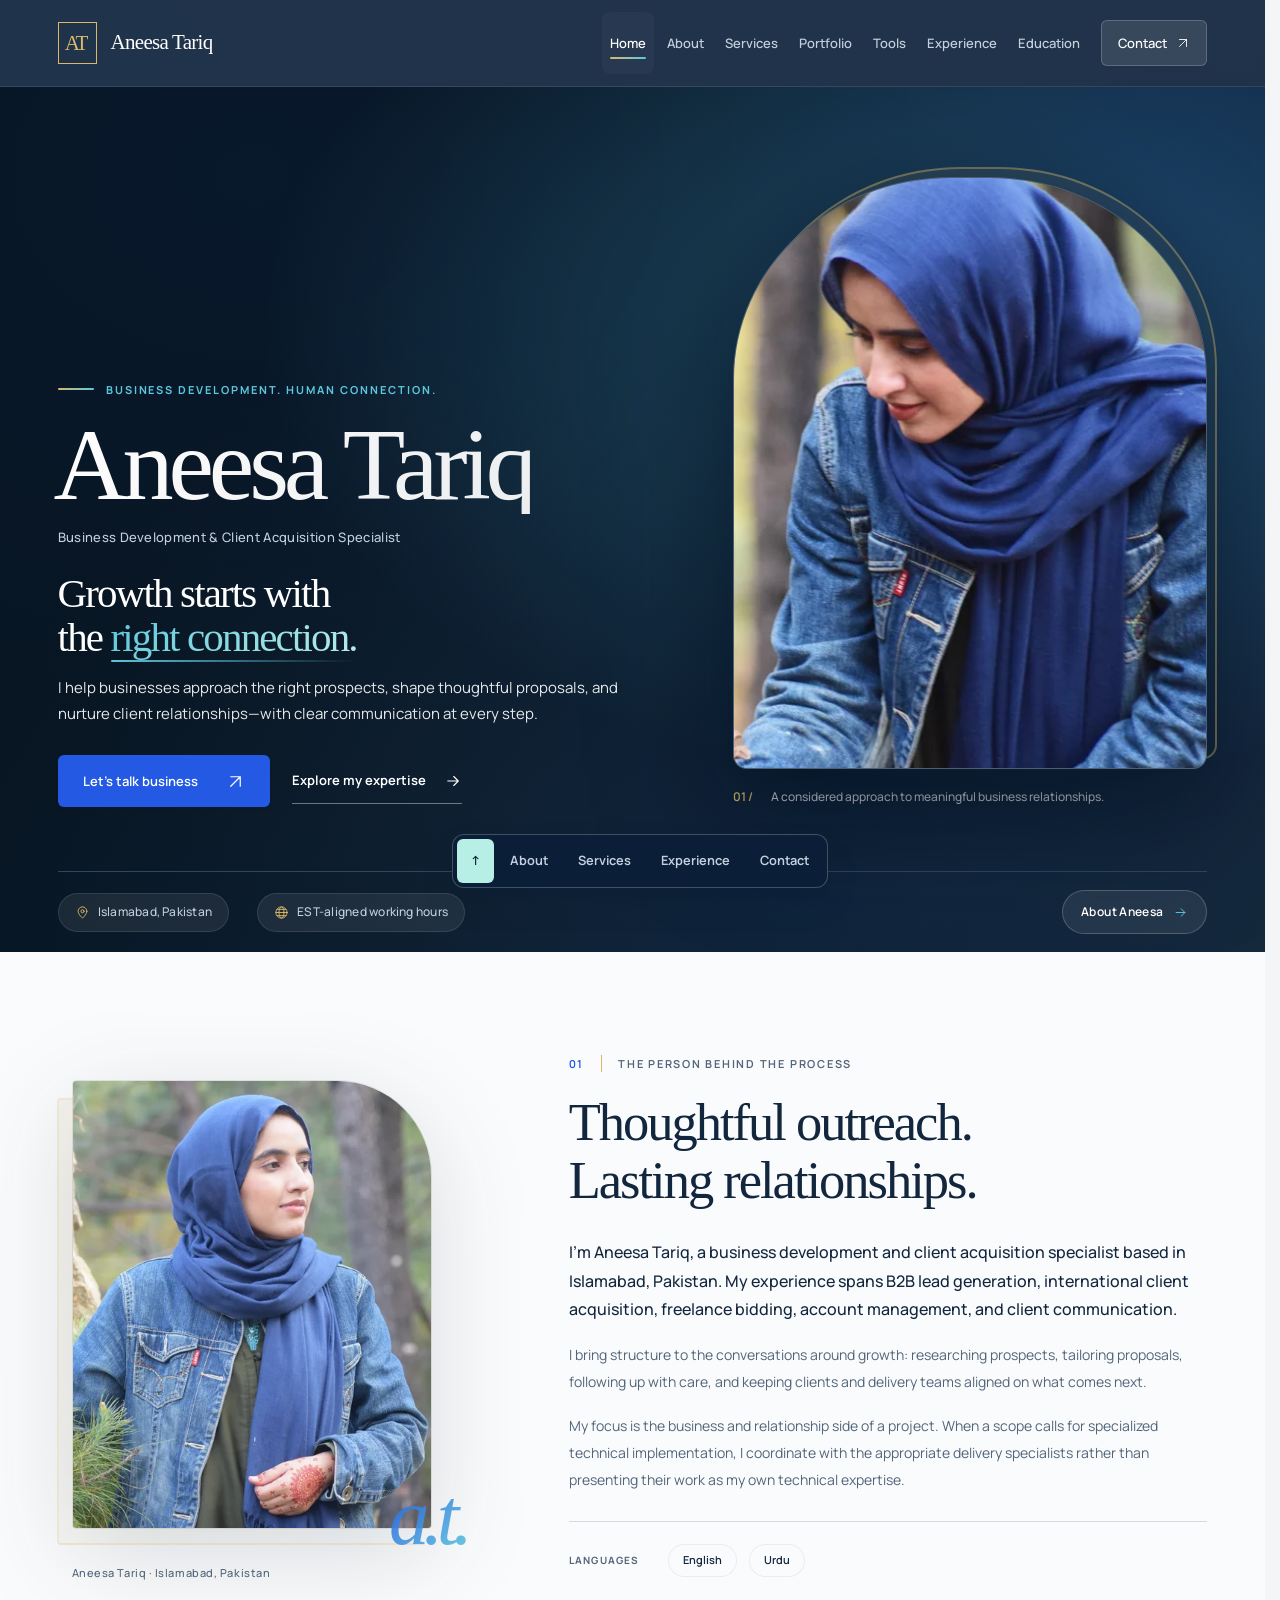
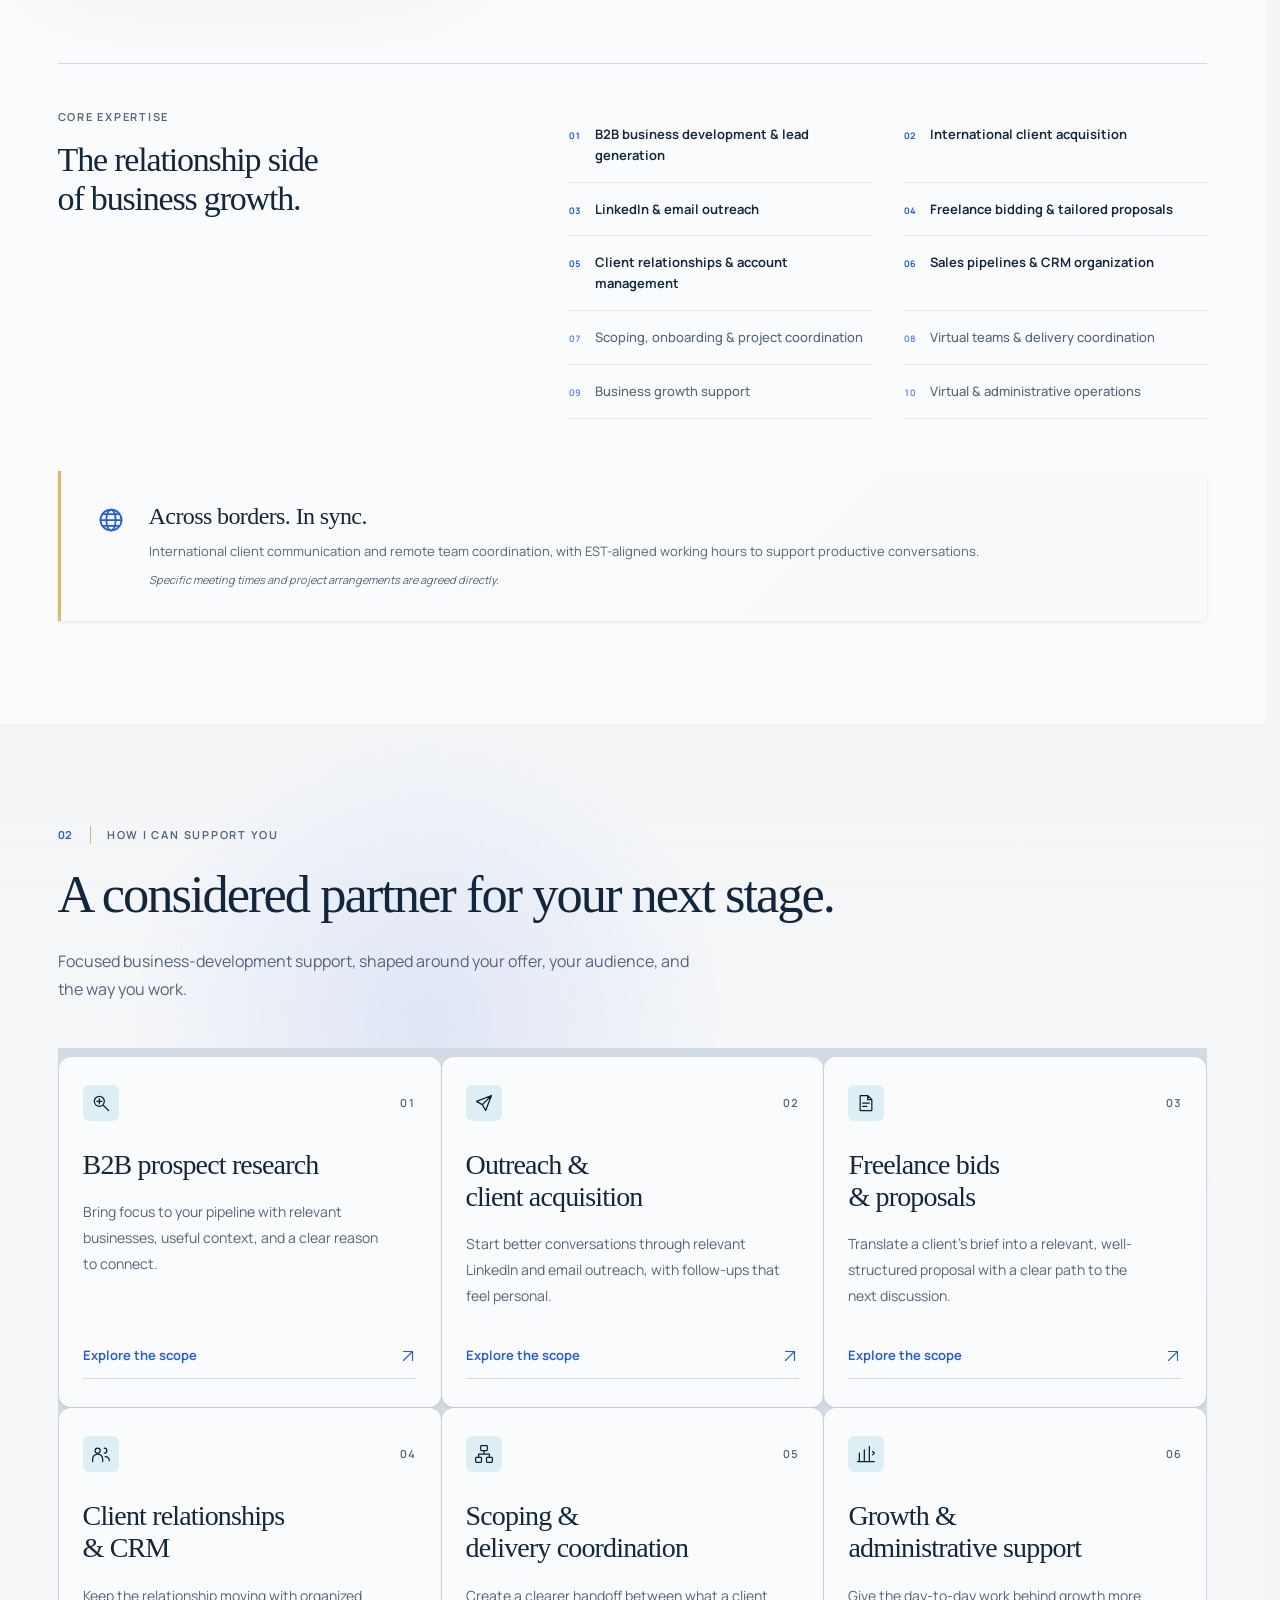
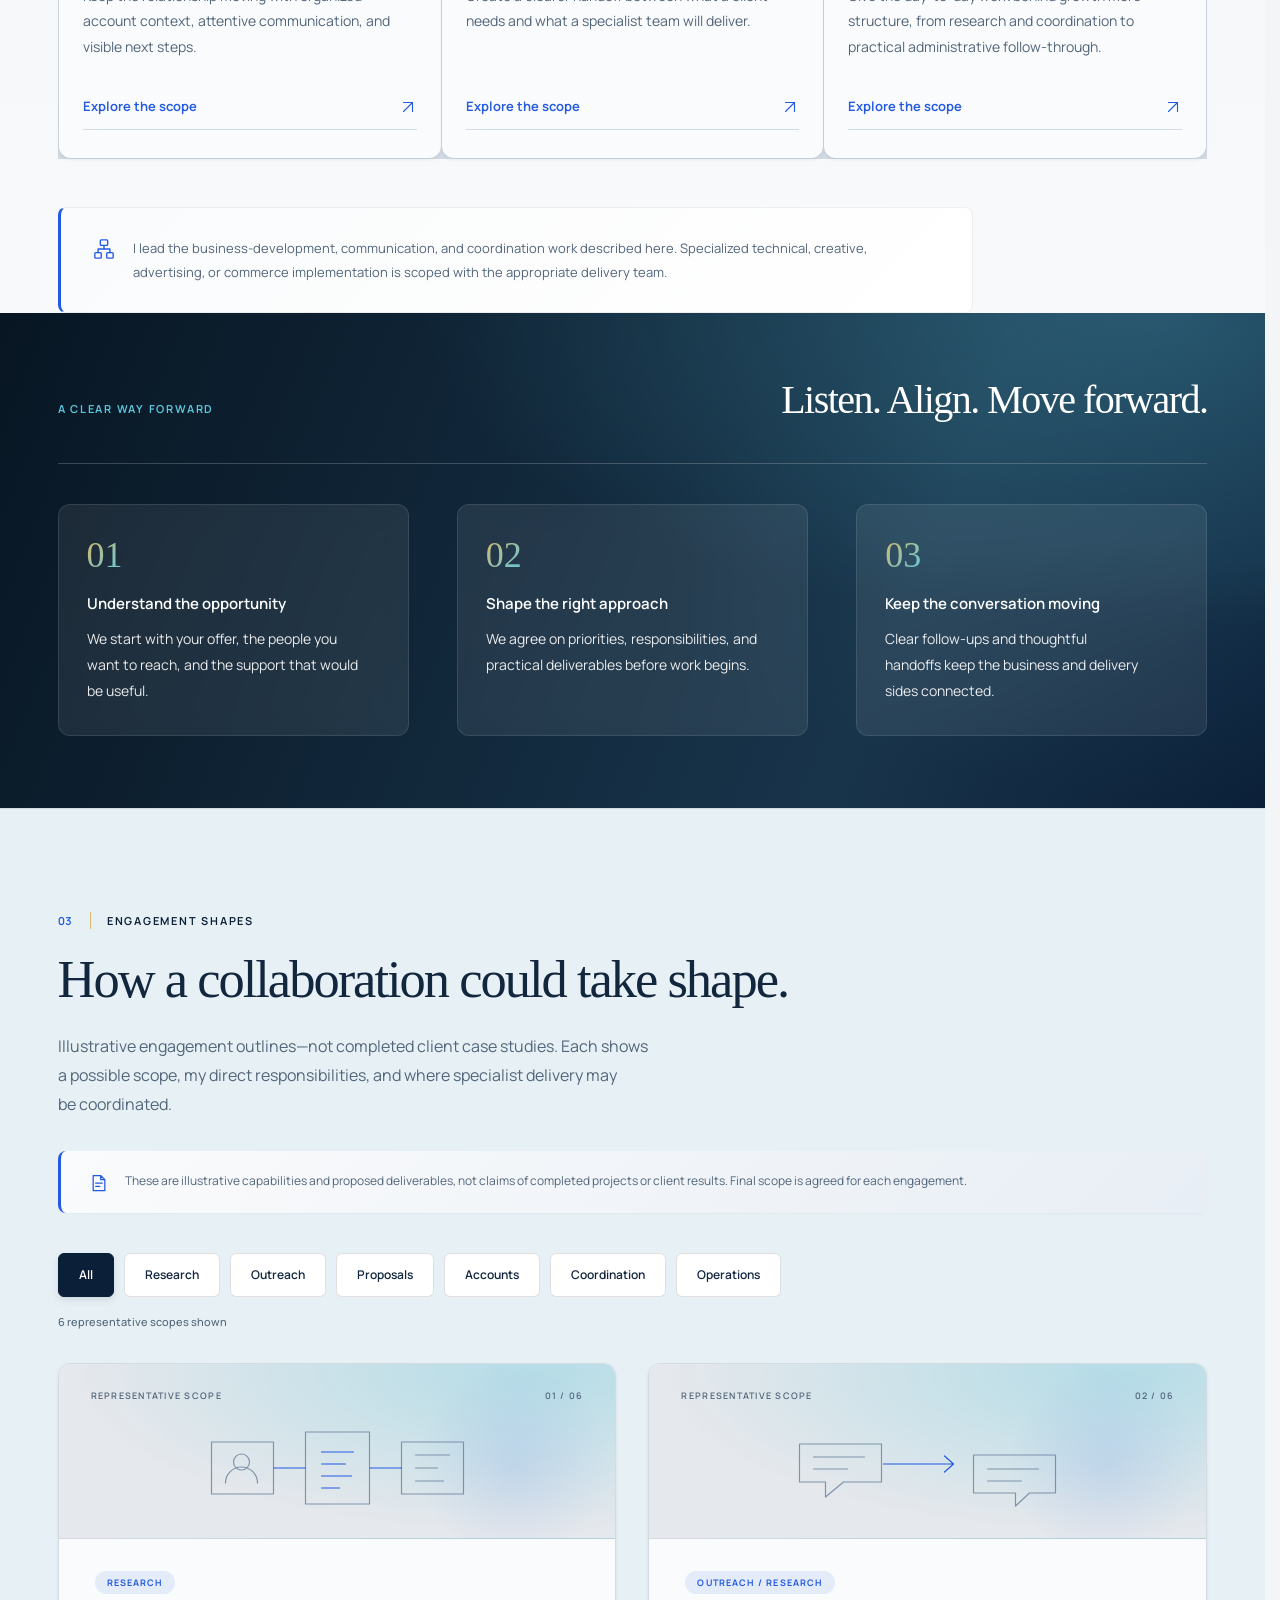
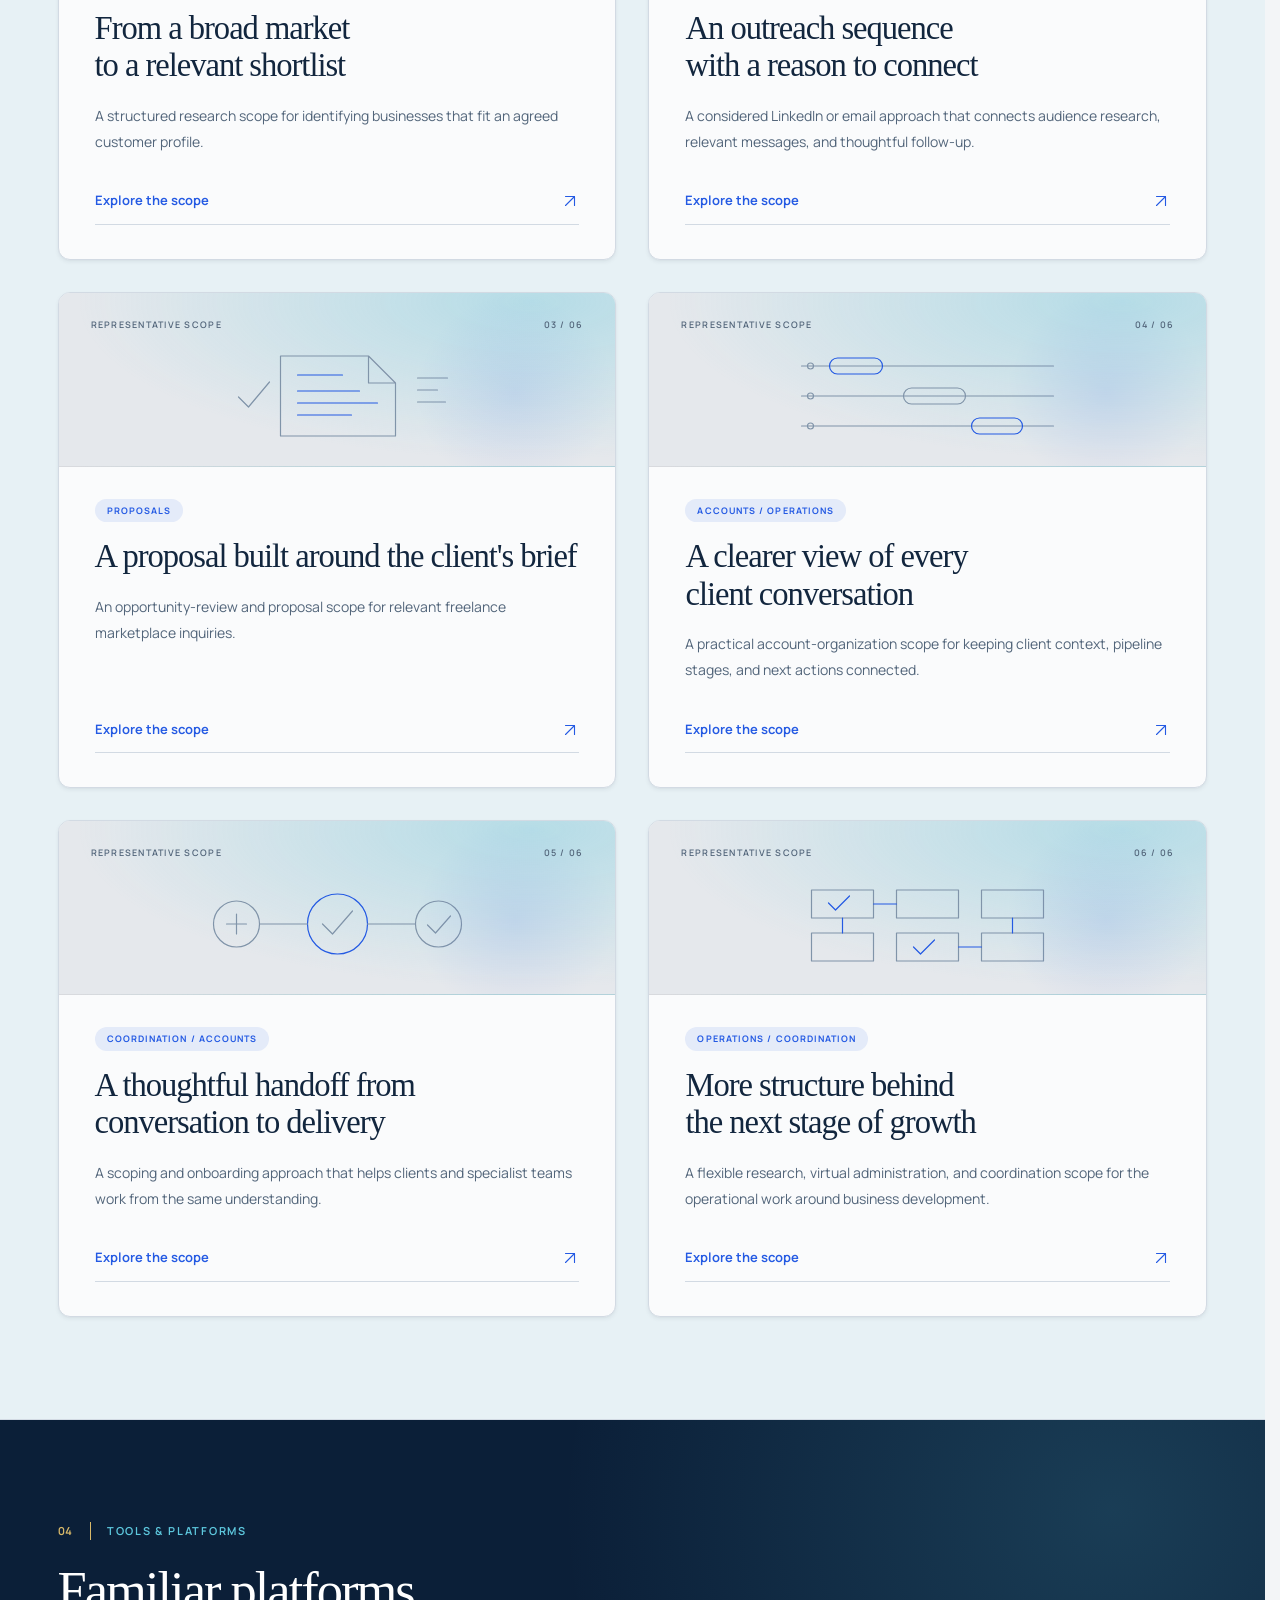
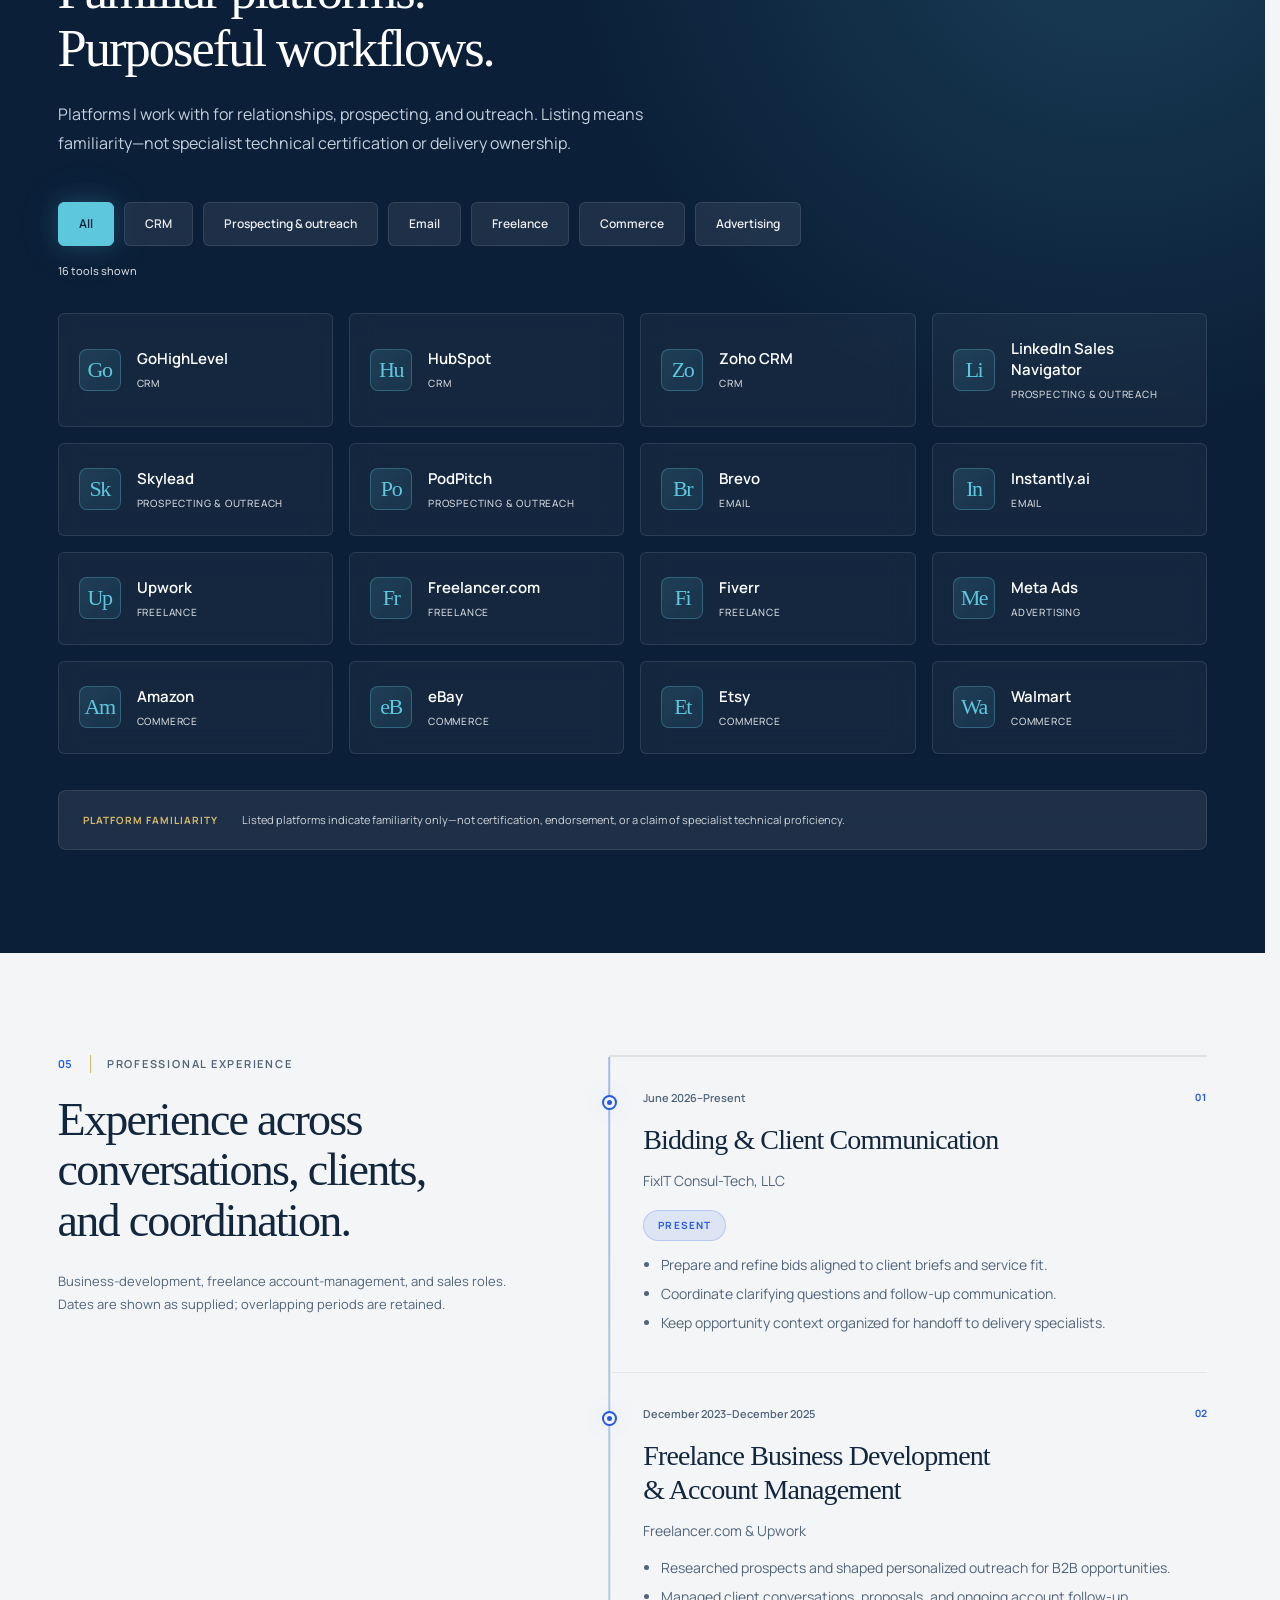
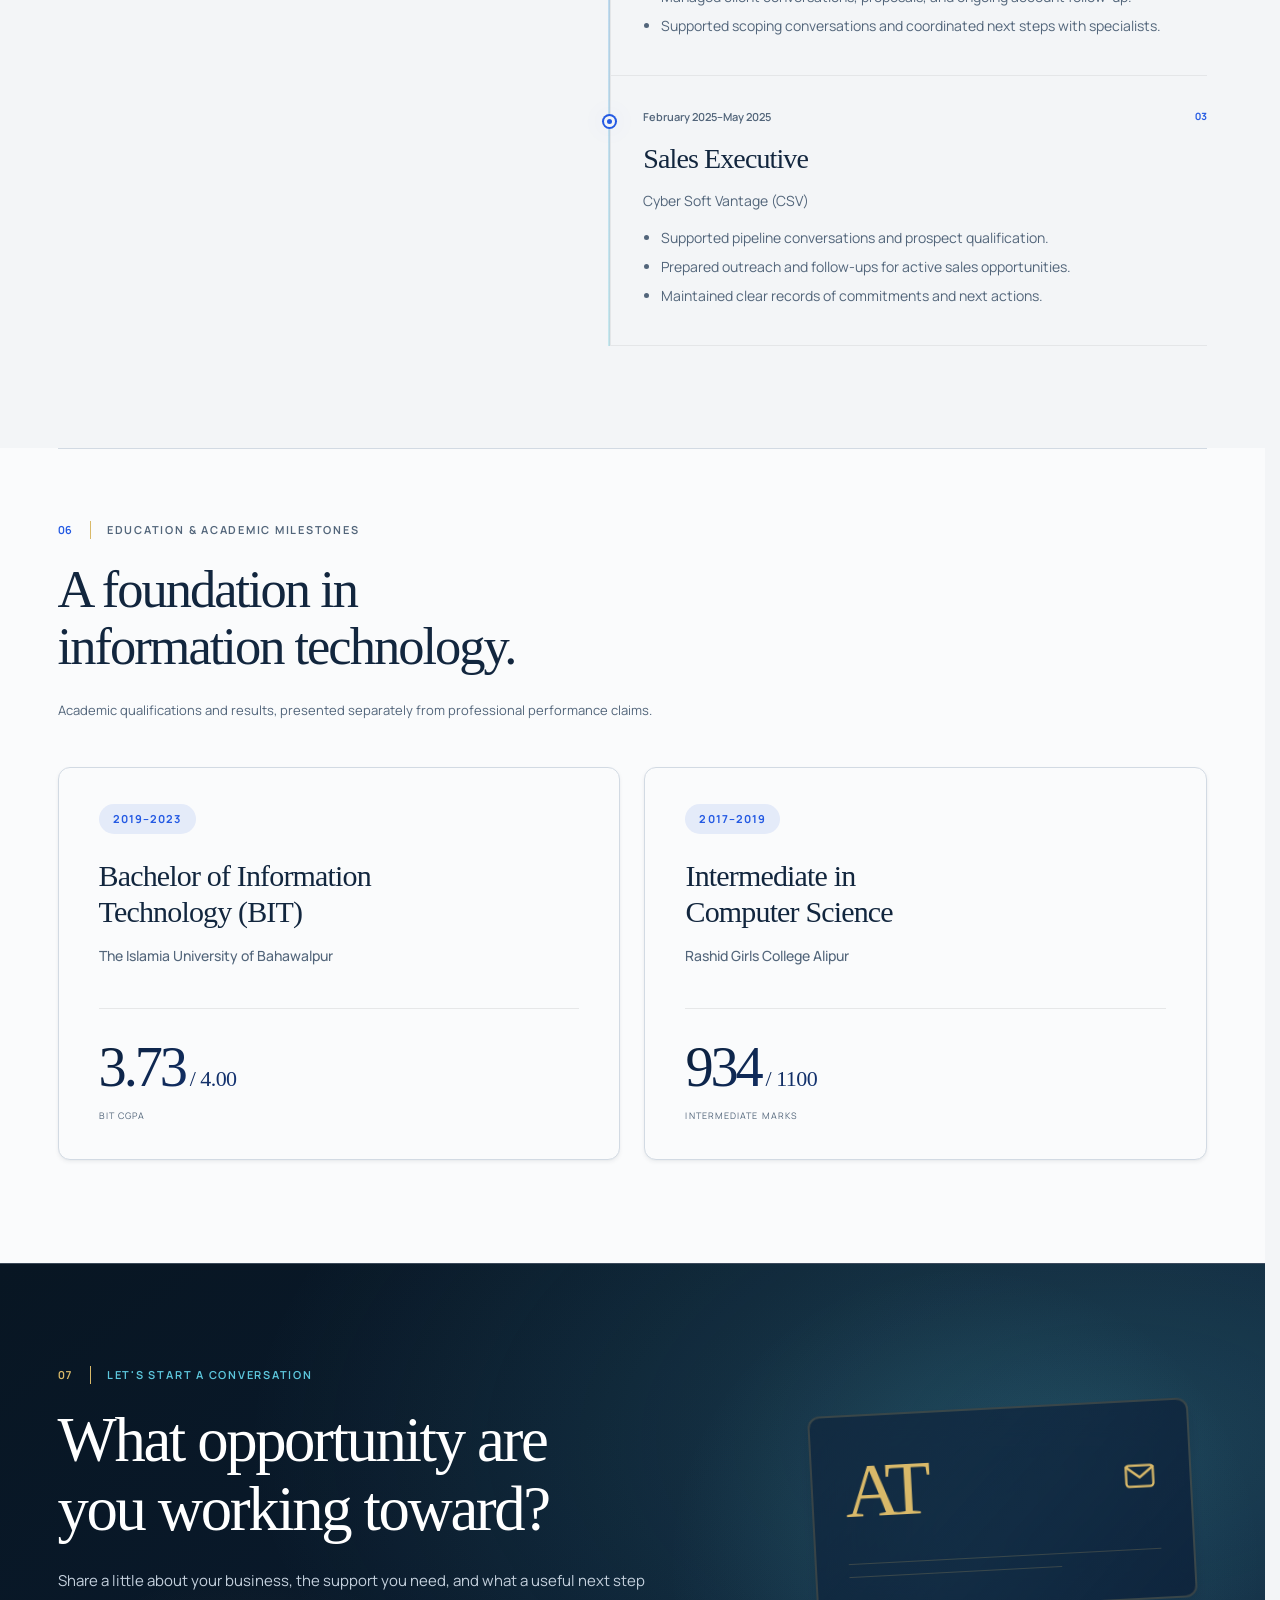
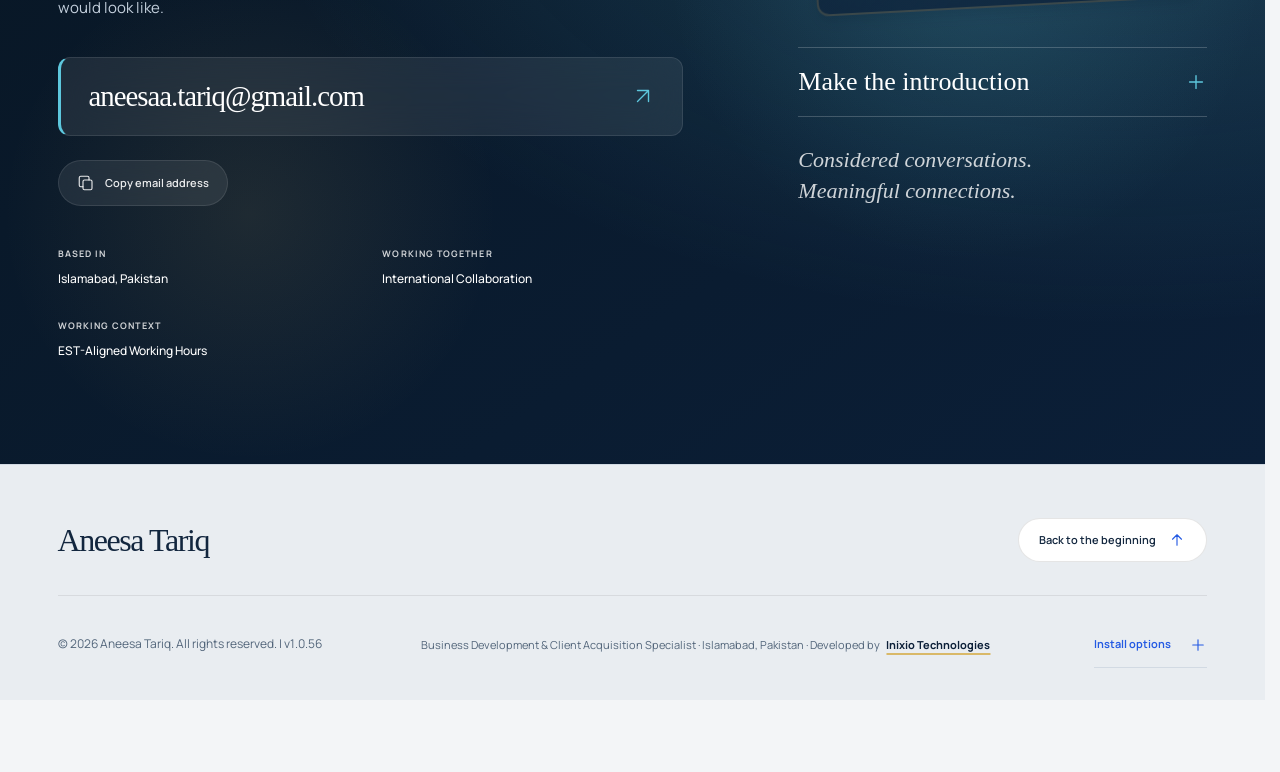
<file: index.html>
<!doctype html>
<html lang="en">
    <head>
        <meta charset="utf-8" />
        <meta name="viewport" content="width=device-width, initial-scale=1" />
        <title>Aneesa Tariq | Business Development &amp; Client Acquisition Specialist</title>
        <meta name="description" content="Aneesa Tariq is a business development and client acquisition specialist in Islamabad, Pakistan, focused on B2B lead generation, tailored outreach, proposals, and client coordination." />
        <meta name="theme-color" content="#0B1F38" />
        <meta name="portfolio-release" content="1.0.56" />
        <meta name="color-scheme" content="light" />
        <link rel="canonical" href="https://aneesatariq.github.io/" />
        <meta property="og:type" content="website" />
        <meta property="og:site_name" content="Aneesa Tariq" />
        <meta property="og:title" content="Aneesa Tariq | Business Development &amp; Client Acquisition Specialist" />
        <meta property="og:description" content="Aneesa Tariq is a business development and client acquisition specialist in Islamabad, Pakistan, focused on B2B lead generation, tailored outreach, proposals, and client coordination." />
        <meta property="og:url" content="https://aneesatariq.github.io/" />
        <meta property="og:locale" content="en_US" />
        <meta property="og:image" content="https://aneesatariq.github.io/assets/image/covers/og-image.jpg" />
        <meta property="og:image:width" content="1200" />
        <meta property="og:image:height" content="630" />
        <meta property="og:image:type" content="image/jpeg" />
        <meta property="og:image:alt" content="Aneesa Tariq — Business Development &amp; Client Acquisition Specialist. International B2B Collaboration." />
        <meta name="twitter:card" content="summary_large_image" />
        <meta name="twitter:title" content="Aneesa Tariq | Business Development &amp; Client Acquisition Specialist" />
        <meta name="twitter:description" content="Aneesa Tariq is a business development and client acquisition specialist in Islamabad, Pakistan, focused on B2B lead generation, tailored outreach, proposals, and client coordination." />
        <meta name="twitter:image" content="https://aneesatariq.github.io/assets/image/covers/og-image.jpg" />
        <meta name="twitter:image:alt" content="Aneesa Tariq — Business Development &amp; Client Acquisition Specialist. International B2B Collaboration." />
        <link rel="icon" href="./assets/image/icons/favicon.ico" sizes="48x48" />
        <link rel="icon" href="./assets/image/icons/favicon.svg" type="image/svg+xml" sizes="any" />
        <link rel="apple-touch-icon" href="./assets/image/icons/favicon.png" sizes="180x180" />
        <link rel="preload" href="./assets/fonts/manrope-latin-variable.woff2?v=1.0.56" as="font" type="font/woff2" crossorigin />
        <link rel="manifest" href="./manifest.json" />
        <style id="site-design-tokens">
            :root {
                --navy: #0b1f38;
                --navy-deep: #081623;
                --blue: #245ae3;
                --blue-deep: #174acb;
                --cyan: #5dc7dd;
                --cyan-soft: #b7eee5;
                --white: #ffffff;
                --paper: #f3f5f7;
                --paper-elevated: #fafbfc;
                --gold: #d9b969;
                --ink: #12263e;
                --muted: #52657a;
                --line: #d2dae3;
                --dark-copy: #c4d0dd;
                --dark-line: #31455c;
                --font-display: Georgia, "Times New Roman", serif;
                --font-body: Manrope, "Segoe UI", "Helvetica Neue", sans-serif;
                --radius-control: 4px;
                --radius-surface: 8px;
                --radius-media: 12px;
                --shadow-soft: 0 12px 36px #0b1f3810;
                --shadow-lift: 0 18px 48px #0b1f3818;
                --z-dock: 12;
                --z-header: 30;
                --z-notice: 40;
                --z-skip: 100;
            }
        </style>
        <style id="site-font-face">
            @font-face {
                font-family: Manrope;
                font-style: normal;
                font-weight: 400 800;
                font-display: swap;
                src: url("./assets/fonts/manrope-latin-variable.woff2?v=1.0.56") format("woff2");
            }
        </style>
        <link rel="stylesheet" href="./assets/css/site.css?v=1.0.56" />
        <script type="application/ld+json">
            {
                "@context": "https://schema.org",
                "@graph": [
                    {
                        "@type": "Person",
                        "@id": "https://aneesatariq.github.io/#person",
                        "name": "Aneesa Tariq",
                        "jobTitle": "Business Development \u0026 Client Acquisition Specialist",
                        "description": "Business development with a personal, considered approach: relevant prospects, tailored proposals, clear client communication, and thoughtful coordination from first conversation to delivery handoff.",
                        "url": "https://aneesatariq.github.io/",
                        "image": "https://aneesatariq.github.io/assets/image/covers/hero-800.jpg",
                        "email": "aneesaa.tariq@gmail.com",
                        "address": {
                            "@type": "PostalAddress",
                            "addressLocality": "Islamabad",
                            "addressCountry": "Pakistan"
                        },
                        "knowsLanguage": ["English", "Urdu"]
                    },
                    {
                        "@type": "WebSite",
                        "@id": "https://aneesatariq.github.io/#website",
                        "url": "https://aneesatariq.github.io/",
                        "name": "Aneesa Tariq",
                        "description": "Aneesa Tariq is a business development and client acquisition specialist in Islamabad, Pakistan, focused on B2B lead generation, tailored outreach, proposals, and client coordination.",
                        "inLanguage": "en",
                        "publisher": {
                            "@id": "https://aneesatariq.github.io/#person"
                        }
                    }
                ]
            }
        </script>
    </head>
    <body>
        <a class="skip-link" href="#main-content">Skip to main content</a>
        <header class="site-header" id="site-header">
            <div class="header-inner container">
                <a class="brand" href="#home" aria-label="AT Aneesa Tariq — Home">
                    <span class="brand-mark" aria-hidden="true">AT</span>
                    <span class="brand-name">Aneesa Tariq</span>
                </a>
                <button class="menu-toggle" type="button" aria-controls="primary-nav" aria-expanded="false" data-open-label="Open navigation" data-close-label="Close navigation" aria-label="Open navigation" hidden>
                    <span></span><span></span>
                    <span class="sr-only">Open navigation</span>
                </button>
                <nav class="primary-nav" id="primary-nav" aria-label="Main navigation">
                    <a href="#home" aria-current="location">Home</a><a href="#about">About</a>
                    <a href="#services">Services</a><a href="#portfolio">Portfolio</a><a href="#tools">Tools</a>
                    <a href="#experience">Experience</a><a href="#education">Education</a>
                    <a href="#contact">
                        Contact<svg class="icon" viewBox="0 0 24 24" fill="none" stroke="currentColor" stroke-width="1.5" stroke-linecap="round" stroke-linejoin="round" aria-hidden="true" focusable="false">
                            <path d="M6 18 18 6M6 6h12v12" /></svg>
                    </a>
                </nav>
            </div>
        </header>
        <main id="main-content" tabindex="-1">
            <section class="hero dark-section" id="home" aria-labelledby="home-title" tabindex="-1">
                <div class="container hero-grid">
                    <div class="hero-copy">
                        <p class="eyebrow hero-eyebrow">
                            <span class="fine-line" aria-hidden="true"></span>
                            Business development. Human connection.
                        </p>
                        <h1 id="home-title">Aneesa Tariq</h1>
                        <p class="hero-role">Business Development &amp; Client Acquisition Specialist</p>
                        <h2 class="hero-statement">Growth starts with the <em>right connection.</em></h2>
                        <p class="hero-description">
                            I help businesses approach the right prospects, shape thoughtful proposals, and nurture
                            client relationships—with clear communication at every step.
                        </p>
                        <div class="hero-actions">
                            <a class="button button-blue" href="#contact"
                                >Let&#39;s talk business<svg
                                    class="icon"
                                    viewBox="0 0 24 24"
                                    fill="none"
                                    stroke="currentColor"
                                    stroke-width="1.5"
                                    stroke-linecap="round"
                                    stroke-linejoin="round"
                                    aria-hidden="true"
                                    focusable="false"
                                >
                                    <path d="M6 18 18 6M6 6h12v12" /></svg></a
                            ><a class="text-action light-action" href="#services"
                                >Explore my expertise<svg
                                    class="icon"
                                    viewBox="0 0 24 24"
                                    fill="none"
                                    stroke="currentColor"
                                    stroke-width="1.5"
                                    stroke-linecap="round"
                                    stroke-linejoin="round"
                                    aria-hidden="true"
                                    focusable="false"
                                >
                                    <path d="M5 12h14M13 6l6 6-6 6" /></svg
                            ></a>
                        </div>
                    </div>
                    <figure class="hero-portrait">
                        <div class="portrait-frame">
                            <picture
                                ><source
                                    type="image/webp"
                                    srcset="
                                        ./assets/image/covers/hero-480.webp   480w,
                                        ./assets/image/covers/hero-800.webp   800w,
                                        ./assets/image/covers/hero-1200.webp 1200w
                                    "
                                    sizes="(min-width: 1280px) 460px, (min-width: 900px) 38vw, (min-width: 600px) 65vw, 88vw" />
                                <img
                                    src="./assets/image/covers/hero-800.jpg"
                                    srcset="
                                        ./assets/image/covers/hero-480.jpg   480w,
                                        ./assets/image/covers/hero-800.jpg   800w,
                                        ./assets/image/covers/hero-1200.jpg 1200w
                                    "
                                    sizes="(min-width: 1280px) 460px, (min-width: 900px) 38vw, (min-width: 600px) 65vw, 88vw"
                                    width="800"
                                    height="1000"
                                    alt="Aneesa Tariq in a blue headscarf and denim jacket, looking down outdoors."
                                    loading="eager"
                                    fetchpriority="high"
                                    decoding="async"
                                    style="object-position: 50% 50%"
                            /></picture>
                        </div>
                        <figcaption>
                            <span aria-hidden="true">01 /</span>A considered approach to meaningful business
                            relationships.
                        </figcaption>
                    </figure>
                </div>
                <div class="hero-strip container">
                    <span
                        ><svg
                            class="icon"
                            viewBox="0 0 24 24"
                            fill="none"
                            stroke="currentColor"
                            stroke-width="1.5"
                            stroke-linecap="round"
                            stroke-linejoin="round"
                            aria-hidden="true"
                            focusable="false"
                        >
                            <path d="M19 10c0 5-7 11-7 11S5 15 5 10a7 7 0 0 1 14 0Z" />
                            <circle cx="12" cy="10" r="2.5" /></svg
                        >Islamabad, Pakistan</span
                    ><span
                        ><svg
                            class="icon"
                            viewBox="0 0 24 24"
                            fill="none"
                            stroke="currentColor"
                            stroke-width="1.5"
                            stroke-linecap="round"
                            stroke-linejoin="round"
                            aria-hidden="true"
                            focusable="false"
                        >
                            <circle cx="12" cy="12" r="9" />
                            <ellipse cx="12" cy="12" rx="4" ry="9" />
                            <path d="M3 12h18M5 7h14M5 17h14" /></svg
                        >EST-aligned working hours</span
                    ><a href="#about"
                        >About Aneesa<svg
                            class="icon"
                            viewBox="0 0 24 24"
                            fill="none"
                            stroke="currentColor"
                            stroke-width="1.5"
                            stroke-linecap="round"
                            stroke-linejoin="round"
                            aria-hidden="true"
                            focusable="false"
                        >
                            <path d="M5 12h14M13 6l6 6-6 6" /></svg
                    ></a>
                </div>
            </section>
            <section class="section about-section" id="about" aria-labelledby="about-title" tabindex="-1">
                <div class="container">
                    <div class="about-grid">
                        <figure class="about-portrait" data-reveal>
                            <div class="about-photo">
                                <picture
                                    ><source
                                        type="image/webp"
                                        srcset="
                                            ./assets/image/covers/about-480.webp   480w,
                                            ./assets/image/covers/about-800.webp   800w,
                                            ./assets/image/covers/about-1200.webp 1200w
                                        "
                                        sizes="(min-width: 1280px) 360px, (min-width: 900px) 31vw, (min-width: 600px) 55vw, 88vw" />
                                    <img
                                        src="./assets/image/covers/about-800.jpg"
                                        srcset="
                                            ./assets/image/covers/about-480.jpg   480w,
                                            ./assets/image/covers/about-800.jpg   800w,
                                            ./assets/image/covers/about-1200.jpg 1200w
                                        "
                                        sizes="(min-width: 1280px) 360px, (min-width: 900px) 31vw, (min-width: 600px) 55vw, 88vw"
                                        width="800"
                                        height="1000"
                                        alt="Aneesa Tariq outdoors in a blue headscarf, with her face and henna-decorated hand visible."
                                        loading="lazy"
                                        decoding="async"
                                        style="object-position: 50% 50%"
                                /></picture>
                            </div>
                            <figcaption>Aneesa Tariq · Islamabad, Pakistan</figcaption>
                            <span class="portrait-monogram" aria-hidden="true">a.t.</span>
                        </figure>
                        <div class="about-copy">
                            <div class="section-heading" data-reveal>
                                <p class="eyebrow">
                                    <span class="section-index" aria-hidden="true">01</span>The person behind the
                                    process
                                </p>
                                <h2 id="about-title">Thoughtful outreach. Lasting relationships.</h2>
                            </div>
                            <p>
                                I&#39;m Aneesa Tariq, a business development and client acquisition specialist based in
                                Islamabad, Pakistan. My experience spans B2B lead generation, international client
                                acquisition, freelance bidding, account management, and client communication.
                            </p>
                            <p>
                                I bring structure to the conversations around growth: researching prospects, tailoring
                                proposals, following up with care, and keeping clients and delivery teams aligned on
                                what comes next.
                            </p>
                            <p>
                                My focus is the business and relationship side of a project. When a scope calls for
                                specialized technical implementation, I coordinate with the appropriate delivery
                                specialists rather than presenting their work as my own technical expertise.
                            </p>
                            <div class="language-line">
                                <span>Languages</span>
                                <ul>
                                    <li>English</li>
                                    <li>Urdu</li>
                                </ul>
                            </div>
                        </div>
                    </div>
                    <div class="expertise-block" data-reveal>
                        <div>
                            <p class="eyebrow">Core expertise</p>
                            <h3>The relationship side of business growth.</h3>
                        </div>
                        <ul class="expertise-list">
                            <li class="is-primary"><span aria-hidden="true">01</span>B2B business development &amp; lead generation</li>
                            <li class="is-primary"><span aria-hidden="true">02</span>International client acquisition</li>
                            <li class="is-primary"><span aria-hidden="true">03</span>LinkedIn &amp; email outreach</li>
                            <li class="is-primary"><span aria-hidden="true">04</span>Freelance bidding &amp; tailored proposals</li>
                            <li class="is-primary"><span aria-hidden="true">05</span>Client relationships &amp; account management</li>
                            <li class="is-primary"><span aria-hidden="true">06</span>Sales pipelines &amp; CRM organization</li>
                            <li class="is-secondary"><span aria-hidden="true">07</span>Scoping, onboarding &amp; project coordination</li>
                            <li class="is-secondary"><span aria-hidden="true">08</span>Virtual teams &amp; delivery coordination</li>
                            <li class="is-secondary"><span aria-hidden="true">09</span>Business growth support</li>
                            <li class="is-secondary"><span aria-hidden="true">10</span>Virtual &amp; administrative operations</li>
                        </ul>
                    </div>
                    <aside class="collaboration-note">
                        <svg
                            class="icon"
                            viewBox="0 0 24 24"
                            fill="none"
                            stroke="currentColor"
                            stroke-width="1.5"
                            stroke-linecap="round"
                            stroke-linejoin="round"
                            aria-hidden="true"
                            focusable="false"
                        >
                            <circle cx="12" cy="12" r="9" />
                            <ellipse cx="12" cy="12" rx="4" ry="9" />
                            <path d="M3 12h18M5 7h14M5 17h14" />
                        </svg>
                        <div>
                            <h3>Across borders. In sync.</h3>
                            <p>
                                International client communication and remote team coordination, with EST-aligned
                                working hours to support productive conversations.
                            </p>
                            <p class="small-note">
                                Specific meeting times and project arrangements are agreed directly.
                            </p>
                        </div>
                    </aside>
                </div>
            </section>
            <section class="section services-section" id="services" aria-labelledby="services-title" tabindex="-1">
                <div class="container">
                    <div class="section-heading" data-reveal>
                        <p class="eyebrow">
                            <span class="section-index" aria-hidden="true">02</span>How I can support you
                        </p>
                        <h2 id="services-title">A considered partner for your next stage.</h2>
                        <p class="section-description">
                            Focused business-development support, shaped around your offer, your audience, and the way
                            you work.
                        </p>
                    </div>
                    <div class="services-grid">
                        <article class="service-card" data-reveal data-scope-card>
                            <div class="service-top">
                                <svg
                                    class="icon"
                                    viewBox="0 0 24 24"
                                    fill="none"
                                    stroke="currentColor"
                                    stroke-width="1.5"
                                    stroke-linecap="round"
                                    stroke-linejoin="round"
                                    aria-hidden="true"
                                    focusable="false"
                                >
                                    <circle cx="10" cy="10" r="6" />
                                    <path d="m15 15 6 6M7 10h6M10 7v6" /></svg
                                ><span aria-hidden="true">01</span>
                            </div>
                            <h3 data-scope-title>B2B prospect research</h3>
                            <p data-scope-description>
                                Bring focus to your pipeline with relevant businesses, useful context, and a clear
                                reason to connect.
                            </p>
                            <details class="scope-details" id="service-lead-generation-details" data-scope-details>
                                <summary aria-label="Explore the scope: B2B prospect research">
                                    Explore the scope<svg
                                        class="icon"
                                        viewBox="0 0 24 24"
                                        fill="none"
                                        stroke="currentColor"
                                        stroke-width="1.5"
                                        stroke-linecap="round"
                                        stroke-linejoin="round"
                                        aria-hidden="true"
                                        focusable="false"
                                    >
                                        <path d="M12 5v14M5 12h14" />
                                    </svg>
                                </summary>
                                <div class="scope-detail-content">
                                    <div class="detail-group">
                                        <h4>My direct responsibilities</h4>
                                        <ul>
                                            <li>Clarify the target customer and qualification criteria.</li>
                                            <li>
                                                Research prospective businesses and organize relevant contact context.
                                            </li>
                                            <li>Prepare an actionable prospect list for review.</li>
                                        </ul>
                                    </div>
                                    <div class="detail-group">
                                        <h4>Specialist support I can coordinate</h4>
                                        <ul>
                                            <li>
                                                Specialist data enrichment or technical research workflows, when
                                                required and agreed.
                                            </li>
                                        </ul>
                                    </div>
                                    <div class="detail-group">
                                        <h4>Proposed deliverables</h4>
                                        <ul>
                                            <li>Target-customer research brief</li>
                                            <li>Organized prospect shortlist</li>
                                            <li>Qualification notes and next-step recommendations</li>
                                        </ul>
                                    </div>
                                </div>
                            </details>
                            <button
                                type="button"
                                class="text-action"
                                data-open-scope="service-lead-generation-details"
                                aria-label="Explore the scope: B2B prospect research"
                                aria-haspopup="dialog"
                                hidden
                            >
                                Explore the scope<svg
                                    class="icon"
                                    viewBox="0 0 24 24"
                                    fill="none"
                                    stroke="currentColor"
                                    stroke-width="1.5"
                                    stroke-linecap="round"
                                    stroke-linejoin="round"
                                    aria-hidden="true"
                                    focusable="false"
                                >
                                    <path d="M6 18 18 6M6 6h12v12" />
                                </svg>
                            </button>
                        </article>
                        <article class="service-card" data-reveal data-scope-card>
                            <div class="service-top">
                                <svg
                                    class="icon"
                                    viewBox="0 0 24 24"
                                    fill="none"
                                    stroke="currentColor"
                                    stroke-width="1.5"
                                    stroke-linecap="round"
                                    stroke-linejoin="round"
                                    aria-hidden="true"
                                    focusable="false"
                                >
                                    <path d="m3 10 18-7-7 18-4-7-7-4Zm7 4L21 3" /></svg
                                ><span aria-hidden="true">02</span>
                            </div>
                            <h3 data-scope-title>Outreach &amp; client acquisition</h3>
                            <p data-scope-description>
                                Start better conversations through relevant LinkedIn and email outreach, with follow-ups
                                that feel personal.
                            </p>
                            <details class="scope-details" id="service-client-acquisition-details" data-scope-details>
                                <summary aria-label="Explore the scope: Outreach &amp; client acquisition">
                                    Explore the scope<svg
                                        class="icon"
                                        viewBox="0 0 24 24"
                                        fill="none"
                                        stroke="currentColor"
                                        stroke-width="1.5"
                                        stroke-linecap="round"
                                        stroke-linejoin="round"
                                        aria-hidden="true"
                                        focusable="false"
                                    >
                                        <path d="M12 5v14M5 12h14" />
                                    </svg>
                                </summary>
                                <div class="scope-detail-content">
                                    <div class="detail-group">
                                        <h4>My direct responsibilities</h4>
                                        <ul>
                                            <li>Shape outreach around the prospect&#39;s context and your offer.</li>
                                            <li>Prepare personalized messages and follow-up sequences.</li>
                                            <li>Track replies and coordinate the next conversation.</li>
                                        </ul>
                                    </div>
                                    <div class="detail-group">
                                        <h4>Specialist support I can coordinate</h4>
                                        <ul>
                                            <li>
                                                Email infrastructure, deliverability, or automation setup by the
                                                appropriate specialist.
                                            </li>
                                        </ul>
                                    </div>
                                    <div class="detail-group">
                                        <h4>Proposed deliverables</h4>
                                        <ul>
                                            <li>Outreach message framework</li>
                                            <li>Follow-up plan</li>
                                            <li>Response and conversation tracker</li>
                                        </ul>
                                    </div>
                                </div>
                            </details>
                            <button
                                type="button"
                                class="text-action"
                                data-open-scope="service-client-acquisition-details"
                                aria-label="Explore the scope: Outreach &amp; client acquisition"
                                aria-haspopup="dialog"
                                hidden
                            >
                                Explore the scope<svg
                                    class="icon"
                                    viewBox="0 0 24 24"
                                    fill="none"
                                    stroke="currentColor"
                                    stroke-width="1.5"
                                    stroke-linecap="round"
                                    stroke-linejoin="round"
                                    aria-hidden="true"
                                    focusable="false"
                                >
                                    <path d="M6 18 18 6M6 6h12v12" />
                                </svg>
                            </button>
                        </article>
                        <article class="service-card" data-reveal data-scope-card>
                            <div class="service-top">
                                <svg
                                    class="icon"
                                    viewBox="0 0 24 24"
                                    fill="none"
                                    stroke="currentColor"
                                    stroke-width="1.5"
                                    stroke-linecap="round"
                                    stroke-linejoin="round"
                                    aria-hidden="true"
                                    focusable="false"
                                >
                                    <path d="M14 3H5v18h14V8l-5-5Zm0 0v5h5M8 12h8M8 16h5" /></svg
                                ><span aria-hidden="true">03</span>
                            </div>
                            <h3 data-scope-title>Freelance bids &amp; proposals</h3>
                            <p data-scope-description>
                                Translate a client&#39;s brief into a relevant, well-structured proposal with a clear
                                path to the next discussion.
                            </p>
                            <details class="scope-details" id="service-bids-proposals-details" data-scope-details>
                                <summary aria-label="Explore the scope: Freelance bids &amp; proposals">
                                    Explore the scope<svg
                                        class="icon"
                                        viewBox="0 0 24 24"
                                        fill="none"
                                        stroke="currentColor"
                                        stroke-width="1.5"
                                        stroke-linecap="round"
                                        stroke-linejoin="round"
                                        aria-hidden="true"
                                        focusable="false"
                                    >
                                        <path d="M12 5v14M5 12h14" />
                                    </svg>
                                </summary>
                                <div class="scope-detail-content">
                                    <div class="detail-group">
                                        <h4>My direct responsibilities</h4>
                                        <ul>
                                            <li>Review opportunities for fit with the offered service.</li>
                                            <li>Tailor bids and proposals to the client&#39;s stated needs.</li>
                                            <li>Manage clarifications and follow-up communication.</li>
                                        </ul>
                                    </div>
                                    <div class="detail-group">
                                        <h4>Specialist support I can coordinate</h4>
                                        <ul>
                                            <li>
                                                Technical feasibility, delivery estimates, and specialist solution
                                                input.
                                            </li>
                                        </ul>
                                    </div>
                                    <div class="detail-group">
                                        <h4>Proposed deliverables</h4>
                                        <ul>
                                            <li>Opportunity-fit notes</li>
                                            <li>Tailored proposal draft</li>
                                            <li>Clarification questions and follow-up tracker</li>
                                        </ul>
                                    </div>
                                </div>
                            </details>
                            <button
                                type="button"
                                class="text-action"
                                data-open-scope="service-bids-proposals-details"
                                aria-label="Explore the scope: Freelance bids &amp; proposals"
                                aria-haspopup="dialog"
                                hidden
                            >
                                Explore the scope<svg
                                    class="icon"
                                    viewBox="0 0 24 24"
                                    fill="none"
                                    stroke="currentColor"
                                    stroke-width="1.5"
                                    stroke-linecap="round"
                                    stroke-linejoin="round"
                                    aria-hidden="true"
                                    focusable="false"
                                >
                                    <path d="M6 18 18 6M6 6h12v12" />
                                </svg>
                            </button>
                        </article>
                        <article class="service-card" data-reveal data-scope-card>
                            <div class="service-top">
                                <svg
                                    class="icon"
                                    viewBox="0 0 24 24"
                                    fill="none"
                                    stroke="currentColor"
                                    stroke-width="1.5"
                                    stroke-linecap="round"
                                    stroke-linejoin="round"
                                    aria-hidden="true"
                                    focusable="false"
                                >
                                    <circle cx="8" cy="8" r="3" />
                                    <path d="M2 21v-3a6 6 0 0 1 12 0v3M16 5a3 3 0 0 1 0 6M17 15a5 5 0 0 1 5 5" /></svg
                                ><span aria-hidden="true">04</span>
                            </div>
                            <h3 data-scope-title>Client relationships &amp; CRM</h3>
                            <p data-scope-description>
                                Keep the relationship moving with organized account context, attentive communication,
                                and visible next steps.
                            </p>
                            <details class="scope-details" id="service-account-management-details" data-scope-details>
                                <summary aria-label="Explore the scope: Client relationships &amp; CRM">
                                    Explore the scope<svg
                                        class="icon"
                                        viewBox="0 0 24 24"
                                        fill="none"
                                        stroke="currentColor"
                                        stroke-width="1.5"
                                        stroke-linecap="round"
                                        stroke-linejoin="round"
                                        aria-hidden="true"
                                        focusable="false"
                                    >
                                        <path d="M12 5v14M5 12h14" />
                                    </svg>
                                </summary>
                                <div class="scope-detail-content">
                                    <div class="detail-group">
                                        <h4>My direct responsibilities</h4>
                                        <ul>
                                            <li>Organize client records, pipeline stages, and follow-up tasks.</li>
                                            <li>Maintain clear account communication and meeting notes.</li>
                                            <li>Track open questions, commitments, and next actions.</li>
                                        </ul>
                                    </div>
                                    <div class="detail-group">
                                        <h4>Specialist support I can coordinate</h4>
                                        <ul>
                                            <li>
                                                Custom CRM integrations, advanced automation, or technical
                                                configuration.
                                            </li>
                                        </ul>
                                    </div>
                                    <div class="detail-group">
                                        <h4>Proposed deliverables</h4>
                                        <ul>
                                            <li>Account and pipeline structure</li>
                                            <li>Client communication log</li>
                                            <li>Follow-up and action tracker</li>
                                        </ul>
                                    </div>
                                </div>
                            </details>
                            <button
                                type="button"
                                class="text-action"
                                data-open-scope="service-account-management-details"
                                aria-label="Explore the scope: Client relationships &amp; CRM"
                                aria-haspopup="dialog"
                                hidden
                            >
                                Explore the scope<svg
                                    class="icon"
                                    viewBox="0 0 24 24"
                                    fill="none"
                                    stroke="currentColor"
                                    stroke-width="1.5"
                                    stroke-linecap="round"
                                    stroke-linejoin="round"
                                    aria-hidden="true"
                                    focusable="false"
                                >
                                    <path d="M6 18 18 6M6 6h12v12" />
                                </svg>
                            </button>
                        </article>
                        <article class="service-card" data-reveal data-scope-card>
                            <div class="service-top">
                                <svg
                                    class="icon"
                                    viewBox="0 0 24 24"
                                    fill="none"
                                    stroke="currentColor"
                                    stroke-width="1.5"
                                    stroke-linecap="round"
                                    stroke-linejoin="round"
                                    aria-hidden="true"
                                    focusable="false"
                                >
                                    <rect x="8" y="2" width="8" height="6" rx="1" />
                                    <rect x="2" y="16" width="7" height="6" rx="1" />
                                    <rect x="15" y="16" width="7" height="6" rx="1" />
                                    <path d="M12 8v4M5.5 16v-4h13v4" /></svg
                                ><span aria-hidden="true">05</span>
                            </div>
                            <h3 data-scope-title>Scoping &amp; delivery coordination</h3>
                            <p data-scope-description>
                                Create a clearer handoff between what a client needs and what a specialist team will
                                deliver.
                            </p>
                            <details class="scope-details" id="service-project-coordination-details" data-scope-details>
                                <summary aria-label="Explore the scope: Scoping &amp; delivery coordination">
                                    Explore the scope<svg
                                        class="icon"
                                        viewBox="0 0 24 24"
                                        fill="none"
                                        stroke="currentColor"
                                        stroke-width="1.5"
                                        stroke-linecap="round"
                                        stroke-linejoin="round"
                                        aria-hidden="true"
                                        focusable="false"
                                    >
                                        <path d="M12 5v14M5 12h14" />
                                    </svg>
                                </summary>
                                <div class="scope-detail-content">
                                    <div class="detail-group">
                                        <h4>My direct responsibilities</h4>
                                        <ul>
                                            <li>Capture requirements and clarify business priorities.</li>
                                            <li>Coordinate onboarding, responsibilities, and communication.</li>
                                            <li>Keep client questions and delivery-team updates connected.</li>
                                        </ul>
                                    </div>
                                    <div class="detail-group">
                                        <h4>Specialist support I can coordinate</h4>
                                        <ul>
                                            <li>
                                                Technical planning, design, development, and other specialist
                                                implementation within the agreed scope.
                                            </li>
                                        </ul>
                                    </div>
                                    <div class="detail-group">
                                        <h4>Proposed deliverables</h4>
                                        <ul>
                                            <li>Requirements and scope brief</li>
                                            <li>Onboarding checklist</li>
                                            <li>Team handoff and communication plan</li>
                                        </ul>
                                    </div>
                                </div>
                            </details>
                            <button
                                type="button"
                                class="text-action"
                                data-open-scope="service-project-coordination-details"
                                aria-label="Explore the scope: Scoping &amp; delivery coordination"
                                aria-haspopup="dialog"
                                hidden
                            >
                                Explore the scope<svg
                                    class="icon"
                                    viewBox="0 0 24 24"
                                    fill="none"
                                    stroke="currentColor"
                                    stroke-width="1.5"
                                    stroke-linecap="round"
                                    stroke-linejoin="round"
                                    aria-hidden="true"
                                    focusable="false"
                                >
                                    <path d="M6 18 18 6M6 6h12v12" />
                                </svg>
                            </button>
                        </article>
                        <article class="service-card" data-reveal data-scope-card>
                            <div class="service-top">
                                <svg
                                    class="icon"
                                    viewBox="0 0 24 24"
                                    fill="none"
                                    stroke="currentColor"
                                    stroke-width="1.5"
                                    stroke-linecap="round"
                                    stroke-linejoin="round"
                                    aria-hidden="true"
                                    focusable="false"
                                >
                                    <path d="M4 21V11M10 21V7M16 21V3M2 21h20M20 13l2-2-2-2" /></svg
                                ><span aria-hidden="true">06</span>
                            </div>
                            <h3 data-scope-title>Growth &amp; administrative support</h3>
                            <p data-scope-description>
                                Give the day-to-day work behind growth more structure, from research and coordination to
                                practical administrative follow-through.
                            </p>
                            <details class="scope-details" id="service-growth-operations-details" data-scope-details>
                                <summary aria-label="Explore the scope: Growth &amp; administrative support">
                                    Explore the scope<svg
                                        class="icon"
                                        viewBox="0 0 24 24"
                                        fill="none"
                                        stroke="currentColor"
                                        stroke-width="1.5"
                                        stroke-linecap="round"
                                        stroke-linejoin="round"
                                        aria-hidden="true"
                                        focusable="false"
                                    >
                                        <path d="M12 5v14M5 12h14" />
                                    </svg>
                                </summary>
                                <div class="scope-detail-content">
                                    <div class="detail-group">
                                        <h4>My direct responsibilities</h4>
                                        <ul>
                                            <li>Organize business research, operational tasks, and priorities.</li>
                                            <li>Support virtual administration and cross-team follow-ups.</li>
                                            <li>Coordinate growth-related requests and status updates.</li>
                                        </ul>
                                    </div>
                                    <div class="detail-group">
                                        <h4>Specialist support I can coordinate</h4>
                                        <ul>
                                            <li>
                                                Advertising execution, creative production, commerce implementation, and
                                                other specialist tasks as agreed.
                                            </li>
                                        </ul>
                                    </div>
                                    <div class="detail-group">
                                        <h4>Proposed deliverables</h4>
                                        <ul>
                                            <li>Research or operations brief</li>
                                            <li>Prioritized task tracker</li>
                                            <li>Coordination schedule and status summary</li>
                                        </ul>
                                    </div>
                                </div>
                            </details>
                            <button
                                type="button"
                                class="text-action"
                                data-open-scope="service-growth-operations-details"
                                aria-label="Explore the scope: Growth &amp; administrative support"
                                aria-haspopup="dialog"
                                hidden
                            >
                                Explore the scope<svg
                                    class="icon"
                                    viewBox="0 0 24 24"
                                    fill="none"
                                    stroke="currentColor"
                                    stroke-width="1.5"
                                    stroke-linecap="round"
                                    stroke-linejoin="round"
                                    aria-hidden="true"
                                    focusable="false"
                                >
                                    <path d="M6 18 18 6M6 6h12v12" />
                                </svg>
                            </button>
                        </article>
                    </div>
                    <p class="implementation-note">
                        <svg
                            class="icon"
                            viewBox="0 0 24 24"
                            fill="none"
                            stroke="currentColor"
                            stroke-width="1.5"
                            stroke-linecap="round"
                            stroke-linejoin="round"
                            aria-hidden="true"
                            focusable="false"
                        >
                            <rect x="8" y="2" width="8" height="6" rx="1" />
                            <rect x="2" y="16" width="7" height="6" rx="1" />
                            <rect x="15" y="16" width="7" height="6" rx="1" />
                            <path d="M12 8v4M5.5 16v-4h13v4" /></svg
                        ><span
                            >I lead the business-development, communication, and coordination work described here.
                            Specialized technical, creative, advertising, or commerce implementation is scoped with the
                            appropriate delivery team.</span
                        >
                    </p>
                </div>
                <div class="process-band dark-section">
                    <div class="container">
                        <div class="process-heading">
                            <p class="eyebrow">A clear way forward</p>
                            <h3>Listen. Align. Move forward.</h3>
                        </div>
                        <ol class="process-grid">
                            <li>
                                <span class="process-number" aria-hidden="true">01</span>
                                <h4>Understand the opportunity</h4>
                                <p>
                                    We start with your offer, the people you want to reach, and the support that would
                                    be useful.
                                </p>
                            </li>
                            <li>
                                <span class="process-number" aria-hidden="true">02</span>
                                <h4>Shape the right approach</h4>
                                <p>
                                    We agree on priorities, responsibilities, and practical deliverables before work
                                    begins.
                                </p>
                            </li>
                            <li>
                                <span class="process-number" aria-hidden="true">03</span>
                                <h4>Keep the conversation moving</h4>
                                <p>
                                    Clear follow-ups and thoughtful handoffs keep the business and delivery sides
                                    connected.
                                </p>
                            </li>
                        </ol>
                    </div>
                </div>
            </section>
            <section class="section portfolio-section" id="portfolio" aria-labelledby="portfolio-title" tabindex="-1">
                <div class="container">
                    <div class="section-heading" data-reveal>
                        <p class="eyebrow">
                            <span class="section-index" aria-hidden="true">03</span>Engagement shapes
                        </p>
                        <h2 id="portfolio-title">How a collaboration could take shape.</h2>
                        <p class="section-description">
                            Illustrative engagement outlines—not completed client case studies. Each shows a possible
                            scope, my direct responsibilities, and where specialist delivery may be coordinated.
                        </p>
                    </div>
                    <p class="scope-disclaimer">
                        <svg
                            class="icon"
                            viewBox="0 0 24 24"
                            fill="none"
                            stroke="currentColor"
                            stroke-width="1.5"
                            stroke-linecap="round"
                            stroke-linejoin="round"
                            aria-hidden="true"
                            focusable="false"
                        >
                            <path d="M14 3H5v18h14V8l-5-5Zm0 0v5h5M8 12h8M8 16h5" /></svg
                        ><span
                            >These are illustrative capabilities and proposed deliverables, not claims of completed
                            projects or client results. Final scope is agreed for each engagement.</span
                        >
                    </p>
                    <div data-filter-group="portfolio">
                        <div class="filter-bar" data-filter-controls="portfolio" hidden>
                            <div class="filter-options" role="group" aria-label="Filter representative scopes">
                                <button type="button" class="filter-button" data-filter="all" aria-pressed="true">
                                    All</button
                                ><button
                                    type="button"
                                    class="filter-button"
                                    data-filter="research"
                                    aria-pressed="false"
                                >
                                    Research</button
                                ><button
                                    type="button"
                                    class="filter-button"
                                    data-filter="outreach"
                                    aria-pressed="false"
                                >
                                    Outreach</button
                                ><button
                                    type="button"
                                    class="filter-button"
                                    data-filter="proposals"
                                    aria-pressed="false"
                                >
                                    Proposals</button
                                ><button
                                    type="button"
                                    class="filter-button"
                                    data-filter="accounts"
                                    aria-pressed="false"
                                >
                                    Accounts</button
                                ><button
                                    type="button"
                                    class="filter-button"
                                    data-filter="coordination"
                                    aria-pressed="false"
                                >
                                    Coordination</button
                                ><button
                                    type="button"
                                    class="filter-button"
                                    data-filter="operations"
                                    aria-pressed="false"
                                >
                                    Operations
                                </button>
                            </div>
                            <p
                                class="filter-count"
                                data-result-count
                                role="status"
                                aria-live="polite"
                                aria-atomic="true"
                                data-template="{count} {noun} shown"
                                data-noun="representative scopes"
                            >
                                6 representative scopes shown
                            </p>
                        </div>
                        <div class="portfolio-grid">
                            <article
                                class="portfolio-card"
                                id="scope-prospect-research"
                                data-filter-item
                                data-categories="research"
                                data-scope-card
                                data-kind="representative"
                                data-reveal
                            >
                                <div class="scope-visual">
                                    <div class="scope-kicker">
                                        <span>Representative scope</span><span aria-hidden="true">01 / 06</span>
                                    </div>
                                    <svg
                                        class="scope-diagram"
                                        viewBox="0 0 320 96"
                                        fill="none"
                                        stroke="currentColor"
                                        stroke-width="1.2"
                                        stroke-linecap="round"
                                        stroke-linejoin="round"
                                        aria-hidden="true"
                                        focusable="false"
                                    >
                                        <path d="M34 22h62v52H34zM224 22h62v52h-62zM128 12h64v72h-64z" />
                                        <path
                                            class="diagram-accent"
                                            d="m96 48 32 0m64 0h32M144 32h32M144 44h24M144 56h30M144 68h18"
                                        />
                                        <circle cx="64" cy="42" r="8" />
                                        <path d="M48 63a16 16 0 0 1 32 0M238 35h34M238 48h22M238 61h28" />
                                    </svg>
                                </div>
                                <div class="scope-copy">
                                    <p class="scope-category">Research</p>
                                    <h3 data-scope-title>From a broad market to a relevant shortlist</h3>
                                    <p data-scope-description>
                                        A structured research scope for identifying businesses that fit an agreed
                                        customer profile.
                                    </p>
                                    <details
                                        class="scope-details"
                                        id="portfolio-prospect-research-details"
                                        data-scope-details
                                    >
                                        <summary
                                            aria-label="Explore the scope: From a broad market to a relevant shortlist"
                                        >
                                            Explore the scope<svg
                                                class="icon"
                                                viewBox="0 0 24 24"
                                                fill="none"
                                                stroke="currentColor"
                                                stroke-width="1.5"
                                                stroke-linecap="round"
                                                stroke-linejoin="round"
                                                aria-hidden="true"
                                                focusable="false"
                                            >
                                                <path d="M12 5v14M5 12h14" />
                                            </svg>
                                        </summary>
                                        <div class="scope-detail-content">
                                            <div class="detail-group">
                                                <h4>My direct responsibilities</h4>
                                                <ul>
                                                    <li>Define prospect criteria with the business.</li>
                                                    <li>Research relevant organizations and contact context.</li>
                                                    <li>Document why each prospect may fit the offer.</li>
                                                </ul>
                                            </div>
                                            <div class="detail-group">
                                                <h4>Specialist support I can coordinate</h4>
                                                <ul>
                                                    <li>
                                                        Specialist enrichment or technical data work if the research
                                                        requires it.
                                                    </li>
                                                </ul>
                                            </div>
                                            <div class="detail-group">
                                                <h4>Proposed deliverables</h4>
                                                <ul>
                                                    <li>Ideal-customer research brief</li>
                                                    <li>Segmented prospect shortlist</li>
                                                    <li>Qualification notes and outreach priorities</li>
                                                </ul>
                                            </div>
                                        </div>
                                    </details>
                                    <button
                                        type="button"
                                        class="text-action"
                                        data-open-scope="portfolio-prospect-research-details"
                                        aria-label="Explore the scope: From a broad market to a relevant shortlist"
                                        aria-haspopup="dialog"
                                        hidden
                                    >
                                        Explore the scope<svg
                                            class="icon"
                                            viewBox="0 0 24 24"
                                            fill="none"
                                            stroke="currentColor"
                                            stroke-width="1.5"
                                            stroke-linecap="round"
                                            stroke-linejoin="round"
                                            aria-hidden="true"
                                            focusable="false"
                                        >
                                            <path d="M6 18 18 6M6 6h12v12" />
                                        </svg>
                                    </button>
                                </div>
                            </article>
                            <article
                                class="portfolio-card"
                                id="scope-outreach-follow-up"
                                data-filter-item
                                data-categories="outreach research"
                                data-scope-card
                                data-kind="representative"
                                data-reveal
                            >
                                <div class="scope-visual">
                                    <div class="scope-kicker">
                                        <span>Representative scope</span><span aria-hidden="true">02 / 06</span>
                                    </div>
                                    <svg
                                        class="scope-diagram"
                                        viewBox="0 0 320 96"
                                        fill="none"
                                        stroke="currentColor"
                                        stroke-width="1.2"
                                        stroke-linecap="round"
                                        stroke-linejoin="round"
                                        aria-hidden="true"
                                        focusable="false"
                                    >
                                        <path d="M32 24h82v38H76L58 77V62H32zM206 35h82v38h-26l-14 13V73h-42z" />
                                        <path class="diagram-accent" d="M116 44h70m-9-8 9 8-9 8" />
                                        <path d="M46 37h51M46 49h34M220 49h51M220 61h34" />
                                    </svg>
                                </div>
                                <div class="scope-copy">
                                    <p class="scope-category">Outreach / Research</p>
                                    <h3 data-scope-title>An outreach sequence with a reason to connect</h3>
                                    <p data-scope-description>
                                        A considered LinkedIn or email approach that connects audience research,
                                        relevant messages, and thoughtful follow-up.
                                    </p>
                                    <details
                                        class="scope-details"
                                        id="portfolio-outreach-follow-up-details"
                                        data-scope-details
                                    >
                                        <summary
                                            aria-label="Explore the scope: An outreach sequence with a reason to connect"
                                        >
                                            Explore the scope<svg
                                                class="icon"
                                                viewBox="0 0 24 24"
                                                fill="none"
                                                stroke="currentColor"
                                                stroke-width="1.5"
                                                stroke-linecap="round"
                                                stroke-linejoin="round"
                                                aria-hidden="true"
                                                focusable="false"
                                            >
                                                <path d="M12 5v14M5 12h14" />
                                            </svg>
                                        </summary>
                                        <div class="scope-detail-content">
                                            <div class="detail-group">
                                                <h4>My direct responsibilities</h4>
                                                <ul>
                                                    <li>Translate the offer into audience-specific messages.</li>
                                                    <li>Prepare initial outreach and follow-up drafts.</li>
                                                    <li>Organize reply handling and conversation handoffs.</li>
                                                </ul>
                                            </div>
                                            <div class="detail-group">
                                                <h4>Specialist support I can coordinate</h4>
                                                <ul>
                                                    <li>
                                                        Deliverability, sending infrastructure, or specialist automation
                                                        configuration.
                                                    </li>
                                                </ul>
                                            </div>
                                            <div class="detail-group">
                                                <h4>Proposed deliverables</h4>
                                                <ul>
                                                    <li>Audience and message brief</li>
                                                    <li>Personalized outreach sequence</li>
                                                    <li>Reply and follow-up tracker</li>
                                                </ul>
                                            </div>
                                        </div>
                                    </details>
                                    <button
                                        type="button"
                                        class="text-action"
                                        data-open-scope="portfolio-outreach-follow-up-details"
                                        aria-label="Explore the scope: An outreach sequence with a reason to connect"
                                        aria-haspopup="dialog"
                                        hidden
                                    >
                                        Explore the scope<svg
                                            class="icon"
                                            viewBox="0 0 24 24"
                                            fill="none"
                                            stroke="currentColor"
                                            stroke-width="1.5"
                                            stroke-linecap="round"
                                            stroke-linejoin="round"
                                            aria-hidden="true"
                                            focusable="false"
                                        >
                                            <path d="M6 18 18 6M6 6h12v12" />
                                        </svg>
                                    </button>
                                </div>
                            </article>
                            <article
                                class="portfolio-card"
                                id="scope-bids-and-proposals"
                                data-filter-item
                                data-categories="proposals"
                                data-scope-card
                                data-kind="representative"
                                data-reveal
                            >
                                <div class="scope-visual">
                                    <div class="scope-kicker">
                                        <span>Representative scope</span><span aria-hidden="true">03 / 06</span>
                                    </div>
                                    <svg
                                        class="scope-diagram"
                                        viewBox="0 0 320 96"
                                        fill="none"
                                        stroke="currentColor"
                                        stroke-width="1.2"
                                        stroke-linecap="round"
                                        stroke-linejoin="round"
                                        aria-hidden="true"
                                        focusable="false"
                                    >
                                        <path d="M103 8h88l27 27v53H103zM191 8v27h27" />
                                        <path class="diagram-accent" d="M120 27h45M120 43h62M120 55h80M120 67h54" />
                                        <path d="m61 49 10 10 21-25M240 30h30M240 42h20M240 54h28" />
                                    </svg>
                                </div>
                                <div class="scope-copy">
                                    <p class="scope-category">Proposals</p>
                                    <h3 data-scope-title>A proposal built around the client&#39;s brief</h3>
                                    <p data-scope-description>
                                        An opportunity-review and proposal scope for relevant freelance marketplace
                                        inquiries.
                                    </p>
                                    <details
                                        class="scope-details"
                                        id="portfolio-bids-and-proposals-details"
                                        data-scope-details
                                    >
                                        <summary
                                            aria-label="Explore the scope: A proposal built around the client&#39;s brief"
                                        >
                                            Explore the scope<svg
                                                class="icon"
                                                viewBox="0 0 24 24"
                                                fill="none"
                                                stroke="currentColor"
                                                stroke-width="1.5"
                                                stroke-linecap="round"
                                                stroke-linejoin="round"
                                                aria-hidden="true"
                                                focusable="false"
                                            >
                                                <path d="M12 5v14M5 12h14" />
                                            </svg>
                                        </summary>
                                        <div class="scope-detail-content">
                                            <div class="detail-group">
                                                <h4>My direct responsibilities</h4>
                                                <ul>
                                                    <li>Assess the stated brief and service fit.</li>
                                                    <li>Draft a tailored bid with a clear proposed next step.</li>
                                                    <li>Coordinate questions, revisions, and client follow-up.</li>
                                                </ul>
                                            </div>
                                            <div class="detail-group">
                                                <h4>Specialist support I can coordinate</h4>
                                                <ul>
                                                    <li>
                                                        Solution feasibility, specialist estimates, and implementation
                                                        detail supplied by the delivery team.
                                                    </li>
                                                </ul>
                                            </div>
                                            <div class="detail-group">
                                                <h4>Proposed deliverables</h4>
                                                <ul>
                                                    <li>Opportunity-fit assessment</li>
                                                    <li>Tailored proposal</li>
                                                    <li>Clarification and follow-up log</li>
                                                </ul>
                                            </div>
                                        </div>
                                    </details>
                                    <button
                                        type="button"
                                        class="text-action"
                                        data-open-scope="portfolio-bids-and-proposals-details"
                                        aria-label="Explore the scope: A proposal built around the client&#39;s brief"
                                        aria-haspopup="dialog"
                                        hidden
                                    >
                                        Explore the scope<svg
                                            class="icon"
                                            viewBox="0 0 24 24"
                                            fill="none"
                                            stroke="currentColor"
                                            stroke-width="1.5"
                                            stroke-linecap="round"
                                            stroke-linejoin="round"
                                            aria-hidden="true"
                                            focusable="false"
                                        >
                                            <path d="M6 18 18 6M6 6h12v12" />
                                        </svg>
                                    </button>
                                </div>
                            </article>
                            <article
                                class="portfolio-card"
                                id="scope-crm-and-accounts"
                                data-filter-item
                                data-categories="accounts operations"
                                data-scope-card
                                data-kind="representative"
                                data-reveal
                            >
                                <div class="scope-visual">
                                    <div class="scope-kicker">
                                        <span>Representative scope</span><span aria-hidden="true">04 / 06</span>
                                    </div>
                                    <svg
                                        class="scope-diagram"
                                        viewBox="0 0 320 96"
                                        fill="none"
                                        stroke="currentColor"
                                        stroke-width="1.2"
                                        stroke-linecap="round"
                                        stroke-linejoin="round"
                                        aria-hidden="true"
                                        focusable="false"
                                    >
                                        <path d="M34 18h252M34 48h252M34 78h252" />
                                        <rect class="diagram-accent" x="62" y="10" width="53" height="16" rx="8" />
                                        <rect x="136" y="40" width="62" height="16" rx="8" />
                                        <rect class="diagram-accent" x="204" y="70" width="51" height="16" rx="8" />
                                        <circle cx="43" cy="18" r="3" />
                                        <circle cx="43" cy="48" r="3" />
                                        <circle cx="43" cy="78" r="3" />
                                    </svg>
                                </div>
                                <div class="scope-copy">
                                    <p class="scope-category">Accounts / Operations</p>
                                    <h3 data-scope-title>A clearer view of every client conversation</h3>
                                    <p data-scope-description>
                                        A practical account-organization scope for keeping client context, pipeline
                                        stages, and next actions connected.
                                    </p>
                                    <details
                                        class="scope-details"
                                        id="portfolio-crm-and-accounts-details"
                                        data-scope-details
                                    >
                                        <summary
                                            aria-label="Explore the scope: A clearer view of every client conversation"
                                        >
                                            Explore the scope<svg
                                                class="icon"
                                                viewBox="0 0 24 24"
                                                fill="none"
                                                stroke="currentColor"
                                                stroke-width="1.5"
                                                stroke-linecap="round"
                                                stroke-linejoin="round"
                                                aria-hidden="true"
                                                focusable="false"
                                            >
                                                <path d="M12 5v14M5 12h14" />
                                            </svg>
                                        </summary>
                                        <div class="scope-detail-content">
                                            <div class="detail-group">
                                                <h4>My direct responsibilities</h4>
                                                <ul>
                                                    <li>
                                                        Review the information needed for day-to-day account handling.
                                                    </li>
                                                    <li>
                                                        Organize records, notes, pipeline stages, and follow-up tasks.
                                                    </li>
                                                    <li>Prepare a consistent client communication rhythm.</li>
                                                </ul>
                                            </div>
                                            <div class="detail-group">
                                                <h4>Specialist support I can coordinate</h4>
                                                <ul>
                                                    <li>
                                                        CRM integrations, migrations, or advanced automation that
                                                        require technical specialists.
                                                    </li>
                                                </ul>
                                            </div>
                                            <div class="detail-group">
                                                <h4>Proposed deliverables</h4>
                                                <ul>
                                                    <li>Account-record structure</li>
                                                    <li>Pipeline and follow-up tracker</li>
                                                    <li>Communication and handover notes</li>
                                                </ul>
                                            </div>
                                        </div>
                                    </details>
                                    <button
                                        type="button"
                                        class="text-action"
                                        data-open-scope="portfolio-crm-and-accounts-details"
                                        aria-label="Explore the scope: A clearer view of every client conversation"
                                        aria-haspopup="dialog"
                                        hidden
                                    >
                                        Explore the scope<svg
                                            class="icon"
                                            viewBox="0 0 24 24"
                                            fill="none"
                                            stroke="currentColor"
                                            stroke-width="1.5"
                                            stroke-linecap="round"
                                            stroke-linejoin="round"
                                            aria-hidden="true"
                                            focusable="false"
                                        >
                                            <path d="M6 18 18 6M6 6h12v12" />
                                        </svg>
                                    </button>
                                </div>
                            </article>
                            <article
                                class="portfolio-card"
                                id="scope-scoping-onboarding-coordination"
                                data-filter-item
                                data-categories="coordination accounts"
                                data-scope-card
                                data-kind="representative"
                                data-reveal
                            >
                                <div class="scope-visual">
                                    <div class="scope-kicker">
                                        <span>Representative scope</span><span aria-hidden="true">05 / 06</span>
                                    </div>
                                    <svg
                                        class="scope-diagram"
                                        viewBox="0 0 320 96"
                                        fill="none"
                                        stroke="currentColor"
                                        stroke-width="1.2"
                                        stroke-linecap="round"
                                        stroke-linejoin="round"
                                        aria-hidden="true"
                                        focusable="false"
                                    >
                                        <circle cx="59" cy="48" r="23" />
                                        <circle class="diagram-accent" cx="160" cy="48" r="30" />
                                        <circle cx="261" cy="48" r="23" />
                                        <path
                                            d="M82 48h48M190 48h48M49 48h20M59 38v20M250 49l8 8 15-17M145 48l10 10 20-23"
                                        />
                                    </svg>
                                </div>
                                <div class="scope-copy">
                                    <p class="scope-category">Coordination / Accounts</p>
                                    <h3 data-scope-title>A thoughtful handoff from conversation to delivery</h3>
                                    <p data-scope-description>
                                        A scoping and onboarding approach that helps clients and specialist teams work
                                        from the same understanding.
                                    </p>
                                    <details
                                        class="scope-details"
                                        id="portfolio-scoping-onboarding-coordination-details"
                                        data-scope-details
                                    >
                                        <summary
                                            aria-label="Explore the scope: A thoughtful handoff from conversation to delivery"
                                        >
                                            Explore the scope<svg
                                                class="icon"
                                                viewBox="0 0 24 24"
                                                fill="none"
                                                stroke="currentColor"
                                                stroke-width="1.5"
                                                stroke-linecap="round"
                                                stroke-linejoin="round"
                                                aria-hidden="true"
                                                focusable="false"
                                            >
                                                <path d="M12 5v14M5 12h14" />
                                            </svg>
                                        </summary>
                                        <div class="scope-detail-content">
                                            <div class="detail-group">
                                                <h4>My direct responsibilities</h4>
                                                <ul>
                                                    <li>Capture business requirements, questions, and priorities.</li>
                                                    <li>
                                                        Coordinate onboarding, ownership, and communication
                                                        expectations.
                                                    </li>
                                                    <li>Connect client feedback with delivery-team updates.</li>
                                                </ul>
                                            </div>
                                            <div class="detail-group">
                                                <h4>Specialist support I can coordinate</h4>
                                                <ul>
                                                    <li>
                                                        Specialist technical planning and implementation; the delivery
                                                        team owns its technical decisions and execution.
                                                    </li>
                                                </ul>
                                            </div>
                                            <div class="detail-group">
                                                <h4>Proposed deliverables</h4>
                                                <ul>
                                                    <li>Requirements and scope outline</li>
                                                    <li>Onboarding checklist</li>
                                                    <li>Responsibility map and update cadence</li>
                                                </ul>
                                            </div>
                                        </div>
                                    </details>
                                    <button
                                        type="button"
                                        class="text-action"
                                        data-open-scope="portfolio-scoping-onboarding-coordination-details"
                                        aria-label="Explore the scope: A thoughtful handoff from conversation to delivery"
                                        aria-haspopup="dialog"
                                        hidden
                                    >
                                        Explore the scope<svg
                                            class="icon"
                                            viewBox="0 0 24 24"
                                            fill="none"
                                            stroke="currentColor"
                                            stroke-width="1.5"
                                            stroke-linecap="round"
                                            stroke-linejoin="round"
                                            aria-hidden="true"
                                            focusable="false"
                                        >
                                            <path d="M6 18 18 6M6 6h12v12" />
                                        </svg>
                                    </button>
                                </div>
                            </article>
                            <article
                                class="portfolio-card"
                                id="scope-growth-and-administration"
                                data-filter-item
                                data-categories="operations coordination"
                                data-scope-card
                                data-kind="representative"
                                data-reveal
                            >
                                <div class="scope-visual">
                                    <div class="scope-kicker">
                                        <span>Representative scope</span><span aria-hidden="true">06 / 06</span>
                                    </div>
                                    <svg
                                        class="scope-diagram"
                                        viewBox="0 0 320 96"
                                        fill="none"
                                        stroke="currentColor"
                                        stroke-width="1.2"
                                        stroke-linecap="round"
                                        stroke-linejoin="round"
                                        aria-hidden="true"
                                        focusable="false"
                                    >
                                        <path
                                            d="M44 14h62v28H44zM129 14h62v28h-62zM214 14h62v28h-62zM44 57h62v28H44zM129 57h62v28h-62zM214 57h62v28h-62z"
                                        />
                                        <path
                                            class="diagram-accent"
                                            d="m61 27 7 7 14-14m64 51 7 7 14-14M106 28h23M191 71h23M75 42v15M245 42v15"
                                        />
                                    </svg>
                                </div>
                                <div class="scope-copy">
                                    <p class="scope-category">Operations / Coordination</p>
                                    <h3 data-scope-title>More structure behind the next stage of growth</h3>
                                    <p data-scope-description>
                                        A flexible research, virtual administration, and coordination scope for the
                                        operational work around business development.
                                    </p>
                                    <details
                                        class="scope-details"
                                        id="portfolio-growth-and-administration-details"
                                        data-scope-details
                                    >
                                        <summary
                                            aria-label="Explore the scope: More structure behind the next stage of growth"
                                        >
                                            Explore the scope<svg
                                                class="icon"
                                                viewBox="0 0 24 24"
                                                fill="none"
                                                stroke="currentColor"
                                                stroke-width="1.5"
                                                stroke-linecap="round"
                                                stroke-linejoin="round"
                                                aria-hidden="true"
                                                focusable="false"
                                            >
                                                <path d="M12 5v14M5 12h14" />
                                            </svg>
                                        </summary>
                                        <div class="scope-detail-content">
                                            <div class="detail-group">
                                                <h4>My direct responsibilities</h4>
                                                <ul>
                                                    <li>Clarify operational priorities and organize task ownership.</li>
                                                    <li>
                                                        Support research, administrative follow-through, and status
                                                        tracking.
                                                    </li>
                                                    <li>Coordinate requests across business and specialist teams.</li>
                                                </ul>
                                            </div>
                                            <div class="detail-group">
                                                <h4>Specialist support I can coordinate</h4>
                                                <ul>
                                                    <li>
                                                        Creative, advertising, commerce, or technical implementation by
                                                        the relevant specialists.
                                                    </li>
                                                </ul>
                                            </div>
                                            <div class="detail-group">
                                                <h4>Proposed deliverables</h4>
                                                <ul>
                                                    <li>Research and priority brief</li>
                                                    <li>Operational task tracker</li>
                                                    <li>Coordination plan and status summary</li>
                                                </ul>
                                            </div>
                                        </div>
                                    </details>
                                    <button
                                        type="button"
                                        class="text-action"
                                        data-open-scope="portfolio-growth-and-administration-details"
                                        aria-label="Explore the scope: More structure behind the next stage of growth"
                                        aria-haspopup="dialog"
                                        hidden
                                    >
                                        Explore the scope<svg
                                            class="icon"
                                            viewBox="0 0 24 24"
                                            fill="none"
                                            stroke="currentColor"
                                            stroke-width="1.5"
                                            stroke-linecap="round"
                                            stroke-linejoin="round"
                                            aria-hidden="true"
                                            focusable="false"
                                        >
                                            <path d="M6 18 18 6M6 6h12v12" />
                                        </svg>
                                    </button>
                                </div>
                            </article>
                        </div>
                        <p class="empty-state" data-filter-empty hidden>
                            Nothing in this category yet. Choose another filter to explore.
                        </p>
                    </div>
                </div>
            </section>
            <section class="section tools-section dark-section" id="tools" aria-labelledby="tools-title" tabindex="-1">
                <div class="container">
                    <div class="section-heading" data-reveal>
                        <p class="eyebrow">
                            <span class="section-index" aria-hidden="true">04</span>Tools &amp; platforms
                        </p>
                        <h2 id="tools-title">Familiar platforms. Purposeful workflows.</h2>
                        <p class="section-description">
                            Platforms I work with for relationships, prospecting, and outreach. Listing means
                            familiarity—not specialist technical certification or delivery ownership.
                        </p>
                    </div>
                    <div data-filter-group="tools">
                        <div class="filter-bar" data-filter-controls="tools" hidden>
                            <div class="filter-options" role="group" aria-label="Filter tools by category">
                                <button type="button" class="filter-button" data-filter="all" aria-pressed="true">
                                    All</button
                                ><button type="button" class="filter-button" data-filter="crm" aria-pressed="false">
                                    CRM</button
                                ><button
                                    type="button"
                                    class="filter-button"
                                    data-filter="prospecting-outreach"
                                    aria-pressed="false"
                                >
                                    Prospecting &amp; outreach</button
                                ><button type="button" class="filter-button" data-filter="email" aria-pressed="false">
                                    Email</button
                                ><button
                                    type="button"
                                    class="filter-button"
                                    data-filter="freelance"
                                    aria-pressed="false"
                                >
                                    Freelance</button
                                ><button
                                    type="button"
                                    class="filter-button"
                                    data-filter="commerce"
                                    aria-pressed="false"
                                >
                                    Commerce</button
                                ><button
                                    type="button"
                                    class="filter-button"
                                    data-filter="advertising"
                                    aria-pressed="false"
                                >
                                    Advertising
                                </button>
                            </div>
                            <p
                                class="filter-count"
                                data-result-count
                                role="status"
                                aria-live="polite"
                                aria-atomic="true"
                                data-template="{count} {noun} shown"
                                data-noun="tools"
                            >
                                16 tools shown
                            </p>
                        </div>
                        <ul class="tools-grid">
                            <li class="tool-item" data-filter-item data-categories="crm">
                                <span class="tool-monogram" aria-hidden="true">Go</span>
                                <div>
                                    <h3>GoHighLevel</h3>
                                    <p>CRM</p>
                                </div>
                            </li>
                            <li class="tool-item" data-filter-item data-categories="crm">
                                <span class="tool-monogram" aria-hidden="true">Hu</span>
                                <div>
                                    <h3>HubSpot</h3>
                                    <p>CRM</p>
                                </div>
                            </li>
                            <li class="tool-item" data-filter-item data-categories="crm">
                                <span class="tool-monogram" aria-hidden="true">Zo</span>
                                <div>
                                    <h3>Zoho CRM</h3>
                                    <p>CRM</p>
                                </div>
                            </li>
                            <li class="tool-item" data-filter-item data-categories="prospecting-outreach">
                                <span class="tool-monogram" aria-hidden="true">Li</span>
                                <div>
                                    <h3>LinkedIn Sales Navigator</h3>
                                    <p>Prospecting &amp; outreach</p>
                                </div>
                            </li>
                            <li class="tool-item" data-filter-item data-categories="prospecting-outreach">
                                <span class="tool-monogram" aria-hidden="true">Sk</span>
                                <div>
                                    <h3>Skylead</h3>
                                    <p>Prospecting &amp; outreach</p>
                                </div>
                            </li>
                            <li class="tool-item" data-filter-item data-categories="prospecting-outreach">
                                <span class="tool-monogram" aria-hidden="true">Po</span>
                                <div>
                                    <h3>PodPitch</h3>
                                    <p>Prospecting &amp; outreach</p>
                                </div>
                            </li>
                            <li class="tool-item" data-filter-item data-categories="email">
                                <span class="tool-monogram" aria-hidden="true">Br</span>
                                <div>
                                    <h3>Brevo</h3>
                                    <p>Email</p>
                                </div>
                            </li>
                            <li class="tool-item" data-filter-item data-categories="email">
                                <span class="tool-monogram" aria-hidden="true">In</span>
                                <div>
                                    <h3>Instantly.ai</h3>
                                    <p>Email</p>
                                </div>
                            </li>
                            <li class="tool-item" data-filter-item data-categories="freelance">
                                <span class="tool-monogram" aria-hidden="true">Up</span>
                                <div>
                                    <h3>Upwork</h3>
                                    <p>Freelance</p>
                                </div>
                            </li>
                            <li class="tool-item" data-filter-item data-categories="freelance">
                                <span class="tool-monogram" aria-hidden="true">Fr</span>
                                <div>
                                    <h3>Freelancer.com</h3>
                                    <p>Freelance</p>
                                </div>
                            </li>
                            <li class="tool-item" data-filter-item data-categories="freelance">
                                <span class="tool-monogram" aria-hidden="true">Fi</span>
                                <div>
                                    <h3>Fiverr</h3>
                                    <p>Freelance</p>
                                </div>
                            </li>
                            <li class="tool-item" data-filter-item data-categories="advertising">
                                <span class="tool-monogram" aria-hidden="true">Me</span>
                                <div>
                                    <h3>Meta Ads</h3>
                                    <p>Advertising</p>
                                </div>
                            </li>
                            <li class="tool-item" data-filter-item data-categories="commerce">
                                <span class="tool-monogram" aria-hidden="true">Am</span>
                                <div>
                                    <h3>Amazon</h3>
                                    <p>Commerce</p>
                                </div>
                            </li>
                            <li class="tool-item" data-filter-item data-categories="commerce">
                                <span class="tool-monogram" aria-hidden="true">eB</span>
                                <div>
                                    <h3>eBay</h3>
                                    <p>Commerce</p>
                                </div>
                            </li>
                            <li class="tool-item" data-filter-item data-categories="commerce">
                                <span class="tool-monogram" aria-hidden="true">Et</span>
                                <div>
                                    <h3>Etsy</h3>
                                    <p>Commerce</p>
                                </div>
                            </li>
                            <li class="tool-item" data-filter-item data-categories="commerce">
                                <span class="tool-monogram" aria-hidden="true">Wa</span>
                                <div>
                                    <h3>Walmart</h3>
                                    <p>Commerce</p>
                                </div>
                            </li>
                        </ul>
                        <p class="empty-state" data-filter-empty hidden>
                            Nothing in this category yet. Choose another filter to explore.
                        </p>
                    </div>
                    <p class="tools-disclaimer">
                        <span>Platform familiarity</span>Listed platforms indicate familiarity only—not certification,
                        endorsement, or a claim of specialist technical proficiency.
                    </p>
                </div>
            </section>
            <section
                class="section experience-section"
                id="experience"
                aria-labelledby="experience-title"
                tabindex="-1"
            >
                <div class="container experience-grid">
                    <div class="section-heading" data-reveal>
                        <p class="eyebrow">
                            <span class="section-index" aria-hidden="true">05</span>Professional experience
                        </p>
                        <h2 id="experience-title">Experience across conversations, clients, and coordination.</h2>
                        <p class="section-description">
                            Business-development, freelance account-management, and sales roles. Dates are shown as
                            supplied; overlapping periods are retained.
                        </p>
                    </div>
                    <ol class="timeline">
                        <li data-reveal>
                            <div class="timeline-date">
                                <time datetime="2026-06">June 2026–Present</time
                                ><span class="timeline-number" aria-hidden="true">01</span>
                            </div>
                            <div class="timeline-content">
                                <h3>Bidding &amp; Client Communication</h3>
                                <p>FixIT Consul-Tech, LLC</p>
                                <span class="current-role">Present</span>
                                <ul>
                                    <li>Prepare and refine bids aligned to client briefs and service fit.</li>
                                    <li>Coordinate clarifying questions and follow-up communication.</li>
                                    <li>Keep opportunity context organized for handoff to delivery specialists.</li>
                                </ul>
                            </div>
                        </li>
                        <li data-reveal>
                            <div class="timeline-date">
                                <time datetime="2023-12">December 2023–December 2025</time
                                ><span class="timeline-number" aria-hidden="true">02</span>
                            </div>
                            <div class="timeline-content">
                                <h3>Freelance Business Development &amp; Account Management</h3>
                                <p>Freelancer.com &amp; Upwork</p>
                                <ul>
                                    <li>Researched prospects and shaped personalized outreach for B2B opportunities.</li>
                                    <li>Managed client conversations, proposals, and ongoing account follow-up.</li>
                                    <li>Supported scoping conversations and coordinated next steps with specialists.</li>
                                </ul>
                            </div>
                        </li>
                        <li data-reveal>
                            <div class="timeline-date">
                                <time datetime="2025-02">February 2025–May 2025</time
                                ><span class="timeline-number" aria-hidden="true">03</span>
                            </div>
                            <div class="timeline-content">
                                <h3>Sales Executive</h3>
                                <p>Cyber Soft Vantage (CSV)</p>
                                <ul>
                                    <li>Supported pipeline conversations and prospect qualification.</li>
                                    <li>Prepared outreach and follow-ups for active sales opportunities.</li>
                                    <li>Maintained clear records of commitments and next actions.</li>
                                </ul>
                            </div>
                        </li>
                    </ol>
                </div>
            </section>
            <section class="section education-section" id="education" aria-labelledby="education-title" tabindex="-1">
                <div class="container">
                    <div class="section-heading" data-reveal>
                        <p class="eyebrow">
                            <span class="section-index" aria-hidden="true">06</span>Education &amp; academic milestones
                        </p>
                        <h2 id="education-title">A foundation in information technology.</h2>
                        <p class="section-description">
                            Academic qualifications and results, presented separately from professional performance
                            claims.
                        </p>
                    </div>
                    <div class="education-grid">
                        <article class="education-card" data-reveal>
                            <p class="education-date">2019–2023</p>
                            <h3>Bachelor of Information Technology (BIT)</h3>
                            <p class="institution">The Islamia University of Bahawalpur</p>
                            <div class="academic-score">
                                <span class="sr-only">3.73 / 4.00 — BIT CGPA</span
                                ><span class="score-value" aria-hidden="true"
                                    ><span data-counter="3.73" data-decimals="2">3.73</span
                                    ><span class="score-maximum"> / 4.00</span></span
                                ><span class="score-label" aria-hidden="true">BIT CGPA</span>
                            </div>
                        </article>
                        <article class="education-card" data-reveal>
                            <p class="education-date">2017–2019</p>
                            <h3>Intermediate in Computer Science</h3>
                            <p class="institution">Rashid Girls College Alipur</p>
                            <div class="academic-score">
                                <span class="sr-only">934 / 1100 — Intermediate marks</span
                                ><span class="score-value" aria-hidden="true"
                                    ><span data-counter="934" data-decimals="0">934</span
                                    ><span class="score-maximum"> / 1100</span></span
                                ><span class="score-label" aria-hidden="true">Intermediate marks</span>
                            </div>
                        </article>
                    </div>
                </div>
            </section>
            <section
                class="section contact-section dark-section"
                id="contact"
                aria-labelledby="contact-title"
                tabindex="-1"
            >
                <div class="container">
                    <div class="contact-grid">
                        <div class="contact-copy">
                            <div class="section-heading" data-reveal>
                                <p class="eyebrow">
                                    <span class="section-index" aria-hidden="true">07</span>Let&#39;s start a
                                    conversation
                                </p>
                                <h2 id="contact-title">What opportunity are you working toward?</h2>
                                <p class="section-description">
                                    Share a little about your business, the support you need, and what a useful next
                                    step would look like.
                                </p>
                            </div>
                            <a
                                class="contact-email"
                                href="mailto:aneesaa.tariq@gmail.com"
                                aria-label="Email Aneesa: aneesaa.tariq@gmail.com"
                                ><span data-email-address>aneesaa.tariq@gmail.com</span
                                ><svg
                                    class="icon"
                                    viewBox="0 0 24 24"
                                    fill="none"
                                    stroke="currentColor"
                                    stroke-width="1.5"
                                    stroke-linecap="round"
                                    stroke-linejoin="round"
                                    aria-hidden="true"
                                    focusable="false"
                                >
                                    <path d="M6 18 18 6M6 6h12v12" /></svg></a
                            ><button type="button" class="text-action copy-email light-action" data-copy-email hidden>
                                <svg
                                    class="icon"
                                    viewBox="0 0 24 24"
                                    fill="none"
                                    stroke="currentColor"
                                    stroke-width="1.5"
                                    stroke-linecap="round"
                                    stroke-linejoin="round"
                                    aria-hidden="true"
                                    focusable="false"
                                >
                                    <rect x="8" y="8" width="12" height="13" rx="2" />
                                    <path d="M16 8V5a2 2 0 0 0-2-2H5a2 2 0 0 0-2 2v10a2 2 0 0 0 2 2h3" /></svg
                                >Copy email address
                            </button>
                            <div class="email-fallback" data-email-fallback hidden>
                                <label for="copyable-email"
                                    >Copy isn&#39;t available here. Select and copy the email address below.</label
                                ><input
                                    id="copyable-email"
                                    type="text"
                                    value="aneesaa.tariq@gmail.com"
                                    readonly
                                    autocomplete="off"
                                />
                            </div>
                            <dl class="contact-context">
                                <div>
                                    <dt>Based in</dt>
                                    <dd>Islamabad, Pakistan</dd>
                                </div>
                                <div>
                                    <dt>Working together</dt>
                                    <dd>International Collaboration</dd>
                                </div>
                                <div>
                                    <dt>Working context</dt>
                                    <dd>EST-Aligned Working Hours</dd>
                                </div>
                            </dl>
                        </div>
                        <div class="contact-side">
                            <div class="contact-letter" aria-hidden="true">
                                <span>AT</span
                                ><svg
                                    class="icon"
                                    viewBox="0 0 24 24"
                                    fill="none"
                                    stroke="currentColor"
                                    stroke-width="1.5"
                                    stroke-linecap="round"
                                    stroke-linejoin="round"
                                    aria-hidden="true"
                                    focusable="false"
                                >
                                    <rect x="3" y="5" width="18" height="14" rx="2" />
                                    <path d="m3 6 9 7 9-7" /></svg
                                ><span class="letter-rule"></span>
                            </div>
                            <p class="composer-hint">Prefer to draft first? A short email composer appears here when available.</p>
                            <details class="composer-disclosure" data-composer-disclosure hidden>
                                <summary>
                                    Make the introduction<svg
                                        class="icon"
                                        viewBox="0 0 24 24"
                                        fill="none"
                                        stroke="currentColor"
                                        stroke-width="1.5"
                                        stroke-linecap="round"
                                        stroke-linejoin="round"
                                        aria-hidden="true"
                                        focusable="false"
                                    >
                                        <path d="M12 5v14M5 12h14" />
                                    </svg>
                                </summary>
                                <div class="composer-content">
                                    <p>Draft a subject and message, then continue in your email app.</p>
                                    <form id="contact-composer" novalidate>
                                        <div class="field">
                                            <label for="email-subject">Subject</label
                                            ><input
                                                id="email-subject"
                                                name="subject"
                                                type="text"
                                                placeholder="Business development support for…"
                                                maxlength="160"
                                                required
                                                aria-describedby="subject-error"
                                            />
                                            <p id="subject-error" class="field-error" hidden></p>
                                        </div>
                                        <div class="field">
                                            <label for="email-message">Your message</label
                                            ><textarea
                                                id="email-message"
                                                name="message"
                                                rows="4"
                                                placeholder="Tell me about your business and the support you&#39;re looking for."
                                                maxlength="2000"
                                                required
                                                aria-describedby="message-error"
                                            ></textarea>
                                            <p id="message-error" class="field-error" hidden></p>
                                        </div>
                                        <button type="submit" class="button button-blue">
                                            Open email app<svg
                                                class="icon"
                                                viewBox="0 0 24 24"
                                                fill="none"
                                                stroke="currentColor"
                                                stroke-width="1.5"
                                                stroke-linecap="round"
                                                stroke-linejoin="round"
                                                aria-hidden="true"
                                                focusable="false"
                                            >
                                                <path d="M6 18 18 6M6 6h12v12" />
                                            </svg>
                                        </button>
                                        <p class="composer-privacy">
                                            This form opens your email app. Nothing is sent or stored by this website.
                                        </p>
                                        <p
                                            class="composer-status"
                                            id="composer-status"
                                            role="status"
                                            aria-live="polite"
                                        ></p>
                                    </form>
                                </div>
                            </details>
                            <p class="contact-signature">Considered conversations. Meaningful connections.</p>
                        </div>
                    </div>
                </div>
            </section>
            <nav class="section-dock" aria-label="Jump to a section" hidden>
                <span class="section-dock-progress" aria-hidden="true"></span>
                <a href="#home" aria-label="Back to top">↑</a>
                <a href="#about">About</a>
                <a href="#services">Services</a>
                <a href="#experience">Experience</a>
                <a href="#contact">Contact</a>
            </nav>
        </main>
        <footer class="site-footer">
            <div class="container footer-top">
                <a class="footer-name" href="#home">Aneesa Tariq</a
                ><a class="back-top" href="#home" data-back-top
                    >Back to the beginning<svg
                        class="icon"
                        viewBox="0 0 24 24"
                        fill="none"
                        stroke="currentColor"
                        stroke-width="1.5"
                        stroke-linecap="round"
                        stroke-linejoin="round"
                        aria-hidden="true"
                        focusable="false"
                    >
                        <path d="M5 12h14M13 6l6 6-6 6" /></svg
                ></a>
            </div>
            <div class="container footer-bottom">
                <p class="footer-copyright">
                    © 2026 Aneesa Tariq. All rights reserved. <span aria-hidden="true">|</span> <span>v1.0.56</span>
                </p>
                <p class="footer-disclaimer">
                    Business Development &amp; Client Acquisition Specialist · Islamabad, Pakistan · Developed by
                    <button
                        type="button"
                        class="footer-credit-link"
                        data-open-inixio
                        aria-haspopup="dialog"
                        aria-controls="inixio-modal"
                    >
                        Inixio Technologies
                    </button>
                </p>
                <button type="button" class="text-action" data-pwa-install hidden>
                    Keep this portfolio handy<svg
                        class="icon"
                        viewBox="0 0 24 24"
                        fill="none"
                        stroke="currentColor"
                        stroke-width="1.5"
                        stroke-linecap="round"
                        stroke-linejoin="round"
                        aria-hidden="true"
                        focusable="false"
                    >
                        <path d="M12 5v14M5 12h14" />
                    </svg>
                </button>
            </div>
        </footer>
        <dialog
            class="site-dialog"
            id="scope-dialog"
            aria-labelledby="dialog-title"
            aria-describedby="dialog-description"
        >
            <div class="dialog-top">
                <p class="eyebrow" id="dialog-eyebrow"></p>
                <button type="button" class="icon-button" data-dialog-close aria-label="Close details">
                    <svg
                        class="icon"
                        viewBox="0 0 24 24"
                        fill="none"
                        stroke="currentColor"
                        stroke-width="1.5"
                        stroke-linecap="round"
                        stroke-linejoin="round"
                        aria-hidden="true"
                        focusable="false"
                    >
                        <path d="m6 6 12 12M6 18 18 6" />
                    </svg>
                </button>
            </div>
            <h2 id="dialog-title" tabindex="-1"></h2>
            <p id="dialog-description"></p>
            <div id="dialog-content"></div>
        </dialog>
        <dialog
            class="site-dialog inixio-modal"
            id="inixio-modal"
            role="dialog"
            aria-labelledby="inixio-title"
            aria-describedby="inixio-description"
            aria-modal="true"
        >
            <div class="dialog-top">
                <p class="eyebrow"><span class="section-index" aria-hidden="true">IT</span>Company profile</p>
                <button
                    type="button"
                    class="icon-button"
                    data-close-inixio
                    aria-label="Close Inixio Technologies profile"
                >
                    <svg
                        class="icon"
                        viewBox="0 0 24 24"
                        fill="none"
                        stroke="currentColor"
                        stroke-width="1.5"
                        stroke-linecap="round"
                        stroke-linejoin="round"
                        aria-hidden="true"
                        focusable="false"
                    >
                        <path d="m6 6 12 12M6 18 18 6" />
                    </svg>
                </button>
            </div>
            <div class="inixio-profile">
                <header class="inixio-heading">
                    <img
                        class="inixio-logo"
                        src="./assets/image/inixio/logo.png"
                        width="2168"
                        height="700"
                        alt="Inixio Technologies logo"
                        decoding="async"
                    />
                    <div>
                        <h2 id="inixio-title" tabindex="-1">Inixio Technologies</h2>
                        <p id="inixio-description">
                            Inixio Technologies is a software development company specializing in web and mobile
                            applications, DevOps solutions, AI-driven systems, and automation technologies.
                        </p>
                    </div>
                </header>
                <section class="inixio-founder" aria-labelledby="inixio-founder-title">
                    <img
                        src="./assets/image/inixio/ceo.png"
                        width="808"
                        height="810"
                        alt="Atta Ullah Tariq, CEO and Founder of Inixio Technologies"
                        loading="lazy"
                        decoding="async"
                    />
                    <div>
                        <p class="eyebrow" id="inixio-founder-title">Founder &amp; CEO</p>
                        <h3>Atta Ullah Tariq</h3>
                        <p class="founder-role">CEO &amp; Founder</p>
                        <p class="founder-designation">Full-Stack Developer &amp; DevOps Engineer</p>
                    </div>
                </section>
                <section class="inixio-contact" aria-labelledby="inixio-contact-title">
                    <h3 id="inixio-contact-title">Contact Information</h3>
                    <ul>
                        <li>
                            <svg
                                class="icon"
                                viewBox="0 0 24 24"
                                fill="none"
                                stroke="currentColor"
                                stroke-width="1.5"
                                stroke-linecap="round"
                                stroke-linejoin="round"
                                aria-hidden="true"
                                focusable="false"
                            >
                                <circle cx="12" cy="12" r="9" />
                                <ellipse cx="12" cy="12" rx="4" ry="9" />
                                <path d="M3 12h18M5 7h14M5 17h14" /></svg
                            ><span>Website</span
                            ><a href="https://inixiotechnologies.com" target="_blank" rel="noopener noreferrer"
                                >inixiotechnologies.com<svg
                                    class="icon"
                                    viewBox="0 0 24 24"
                                    fill="none"
                                    stroke="currentColor"
                                    stroke-width="1.5"
                                    stroke-linecap="round"
                                    stroke-linejoin="round"
                                    aria-hidden="true"
                                    focusable="false"
                                >
                                    <path d="M6 18 18 6M6 6h12v12" /></svg
                            ></a>
                        </li>
                        <li>
                            <svg
                                class="icon"
                                viewBox="0 0 24 24"
                                fill="none"
                                stroke="currentColor"
                                stroke-width="1.5"
                                stroke-linecap="round"
                                stroke-linejoin="round"
                                aria-hidden="true"
                                focusable="false"
                            >
                                <rect x="3" y="5" width="18" height="14" rx="2" />
                                <path d="m3 6 9 7 9-7" /></svg
                            ><span>Email</span
                            ><a href="mailto:info@inixiotechnologies.com">info@inixiotechnologies.com</a>
                        </li>
                        <li>
                            <svg
                                class="icon"
                                viewBox="0 0 24 24"
                                fill="none"
                                stroke="currentColor"
                                stroke-width="1.5"
                                stroke-linecap="round"
                                stroke-linejoin="round"
                                aria-hidden="true"
                                focusable="false"
                            >
                                <path
                                    d="M22 16.9v3a2 2 0 0 1-2.2 2 19.8 19.8 0 0 1-8.6-3.1 19.4 19.4 0 0 1-6-6A19.8 19.8 0 0 1 2.1 4.2 2 2 0 0 1 4.1 2h3a2 2 0 0 1 2 1.7c.1 1 .4 2 .7 2.9a2 2 0 0 1-.5 2.1L8 9.9a16 16 0 0 0 6 6l1.2-1.3a2 2 0 0 1 2.1-.5c.9.3 1.9.6 2.9.7a2 2 0 0 1 1.8 2.1Z"
                                /></svg
                            ><span>Phone</span><a href="tel:+923336658622">+92 (333) 665 8622</a>
                        </li>
                    </ul>
                </section>
                <footer class="inixio-modal-footer">
                    <p>
                        Portfolio Version <span>v1.0.56</span> <span aria-hidden="true">|</span> © 2026 Inixio
                        Technologies. All rights reserved.
                    </p>
                </footer>
            </div>
        </dialog>
        <div class="notice-stack" id="notice-stack">
            <aside class="notice welcome-notice" id="welcome-panel" aria-labelledby="welcome-title" hidden>
                <button
                    type="button"
                    class="notice-close icon-button"
                    data-dismiss-welcome
                    aria-label="Dismiss welcome"
                >
                    <svg
                        class="icon"
                        viewBox="0 0 24 24"
                        fill="none"
                        stroke="currentColor"
                        stroke-width="1.5"
                        stroke-linecap="round"
                        stroke-linejoin="round"
                        aria-hidden="true"
                        focusable="false"
                    >
                        <path d="m6 6 12 12M6 18 18 6" />
                    </svg>
                </button>
                <p class="eyebrow">Aneesa Tariq</p>
                <h2 id="welcome-title">A thoughtful introduction.</h2>
                <p>
                    Explore my approach to business development, client relationships, and coordinated delivery. When
                    something resonates, let&#39;s talk.
                </p>
                <a class="text-action" data-welcome-action href="#services"
                    >Explore my expertise<svg
                        class="icon"
                        viewBox="0 0 24 24"
                        fill="none"
                        stroke="currentColor"
                        stroke-width="1.5"
                        stroke-linecap="round"
                        stroke-linejoin="round"
                        aria-hidden="true"
                        focusable="false"
                    >
                        <path d="M5 12h14M13 6l6 6-6 6" /></svg
                ></a>
            </aside>
            <aside class="notice pwa-notice" id="pwa-banner" aria-labelledby="pwa-banner-title" hidden>
                <h2 id="pwa-banner-title"></h2>
                <p id="pwa-banner-description"></p>
                <div class="notice-actions">
                    <button type="button" class="button button-blue" data-banner-action></button
                    ><button type="button" class="text-action" data-banner-dismiss></button>
                </div>
            </aside>
        </div>
        <p class="sr-only" id="site-announcer" role="status" aria-live="polite" aria-atomic="true"></p>
        <script type="module" src="./assets/js/app.js?v=1.0.56"></script>
    </body>
</html>
</file>
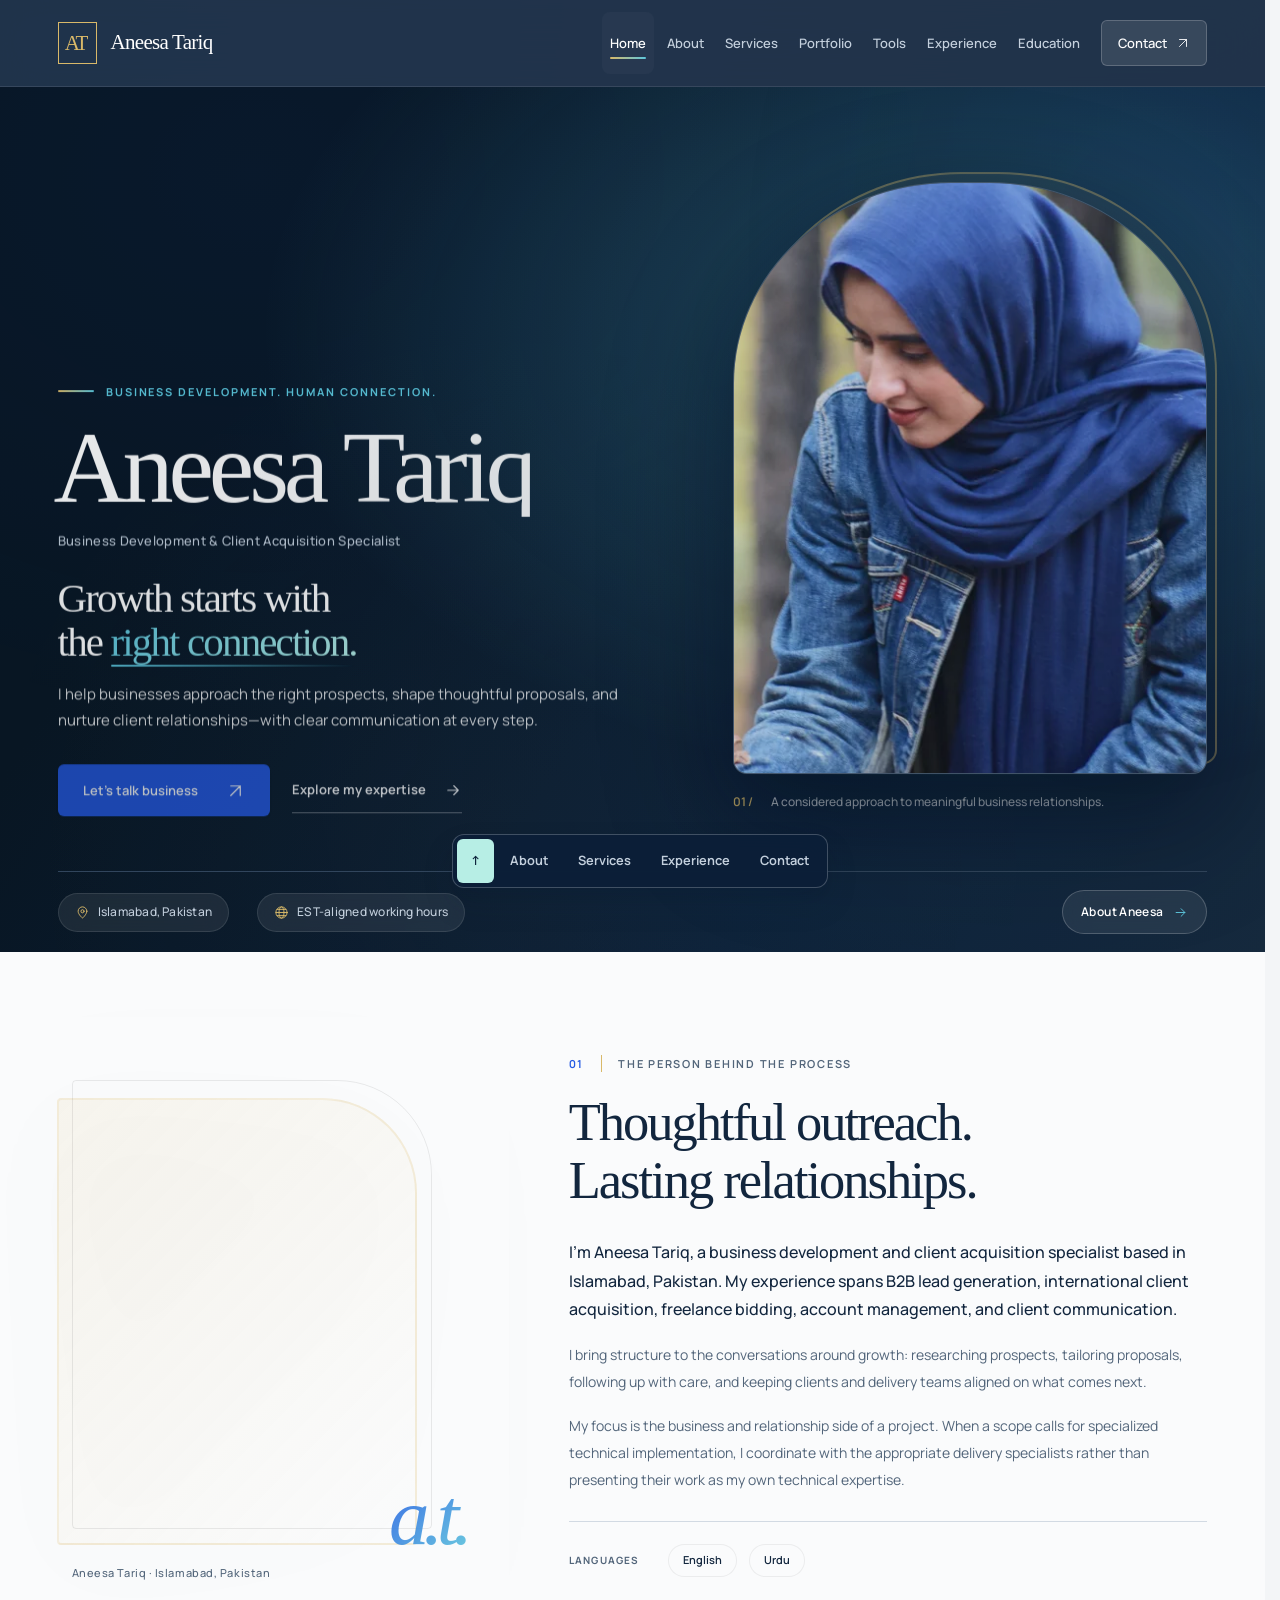
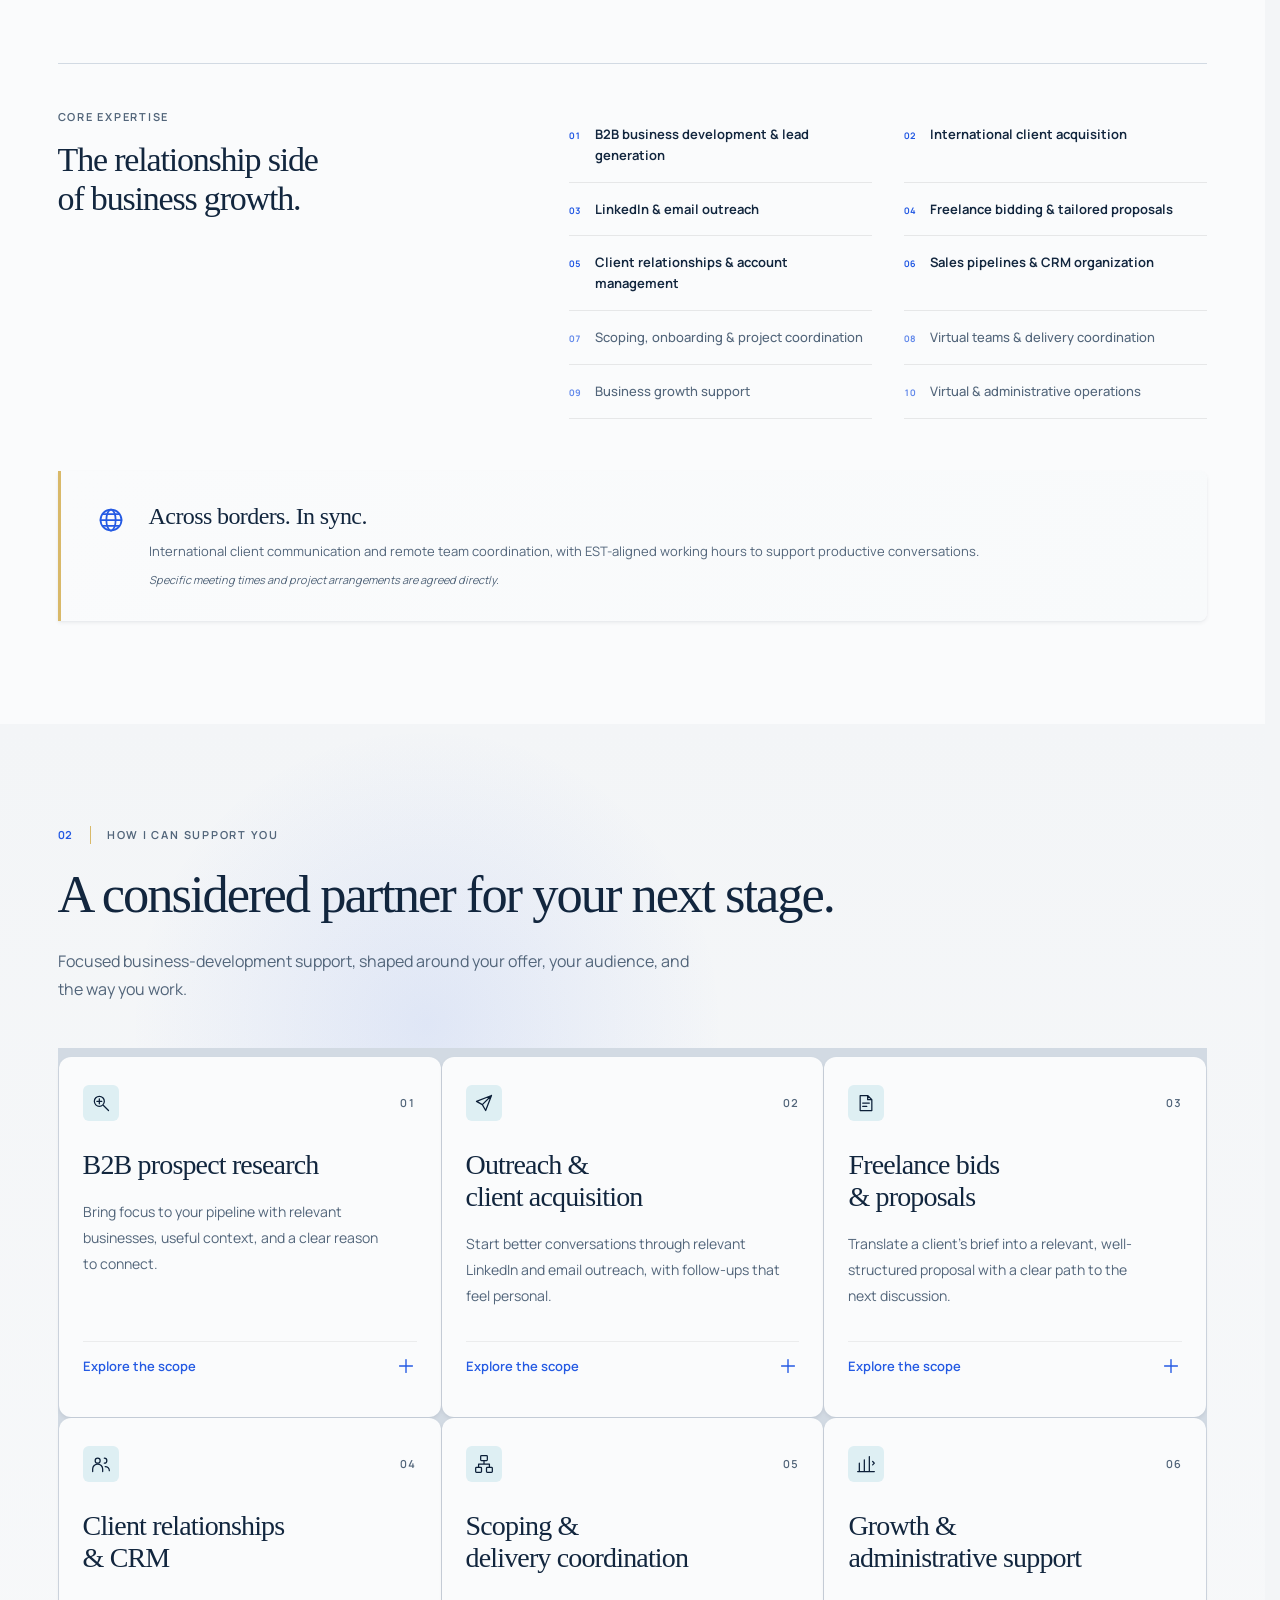
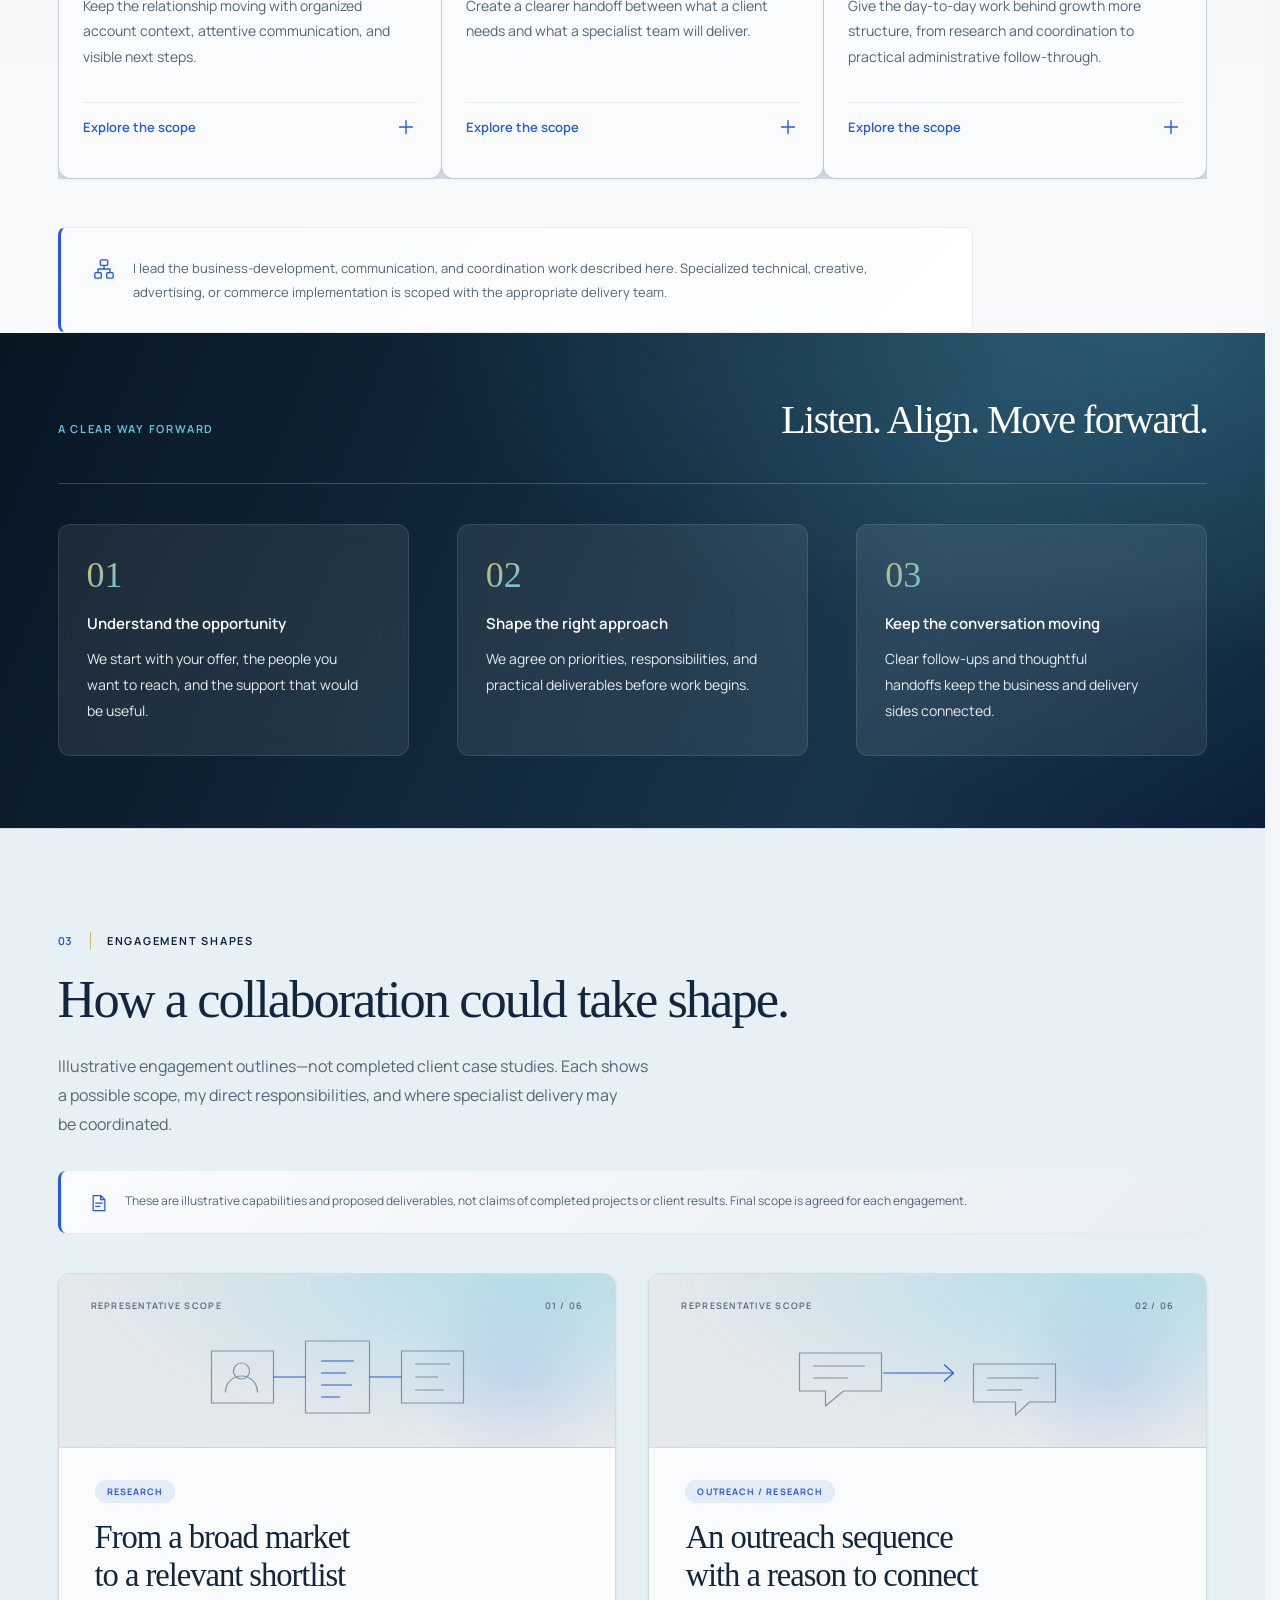
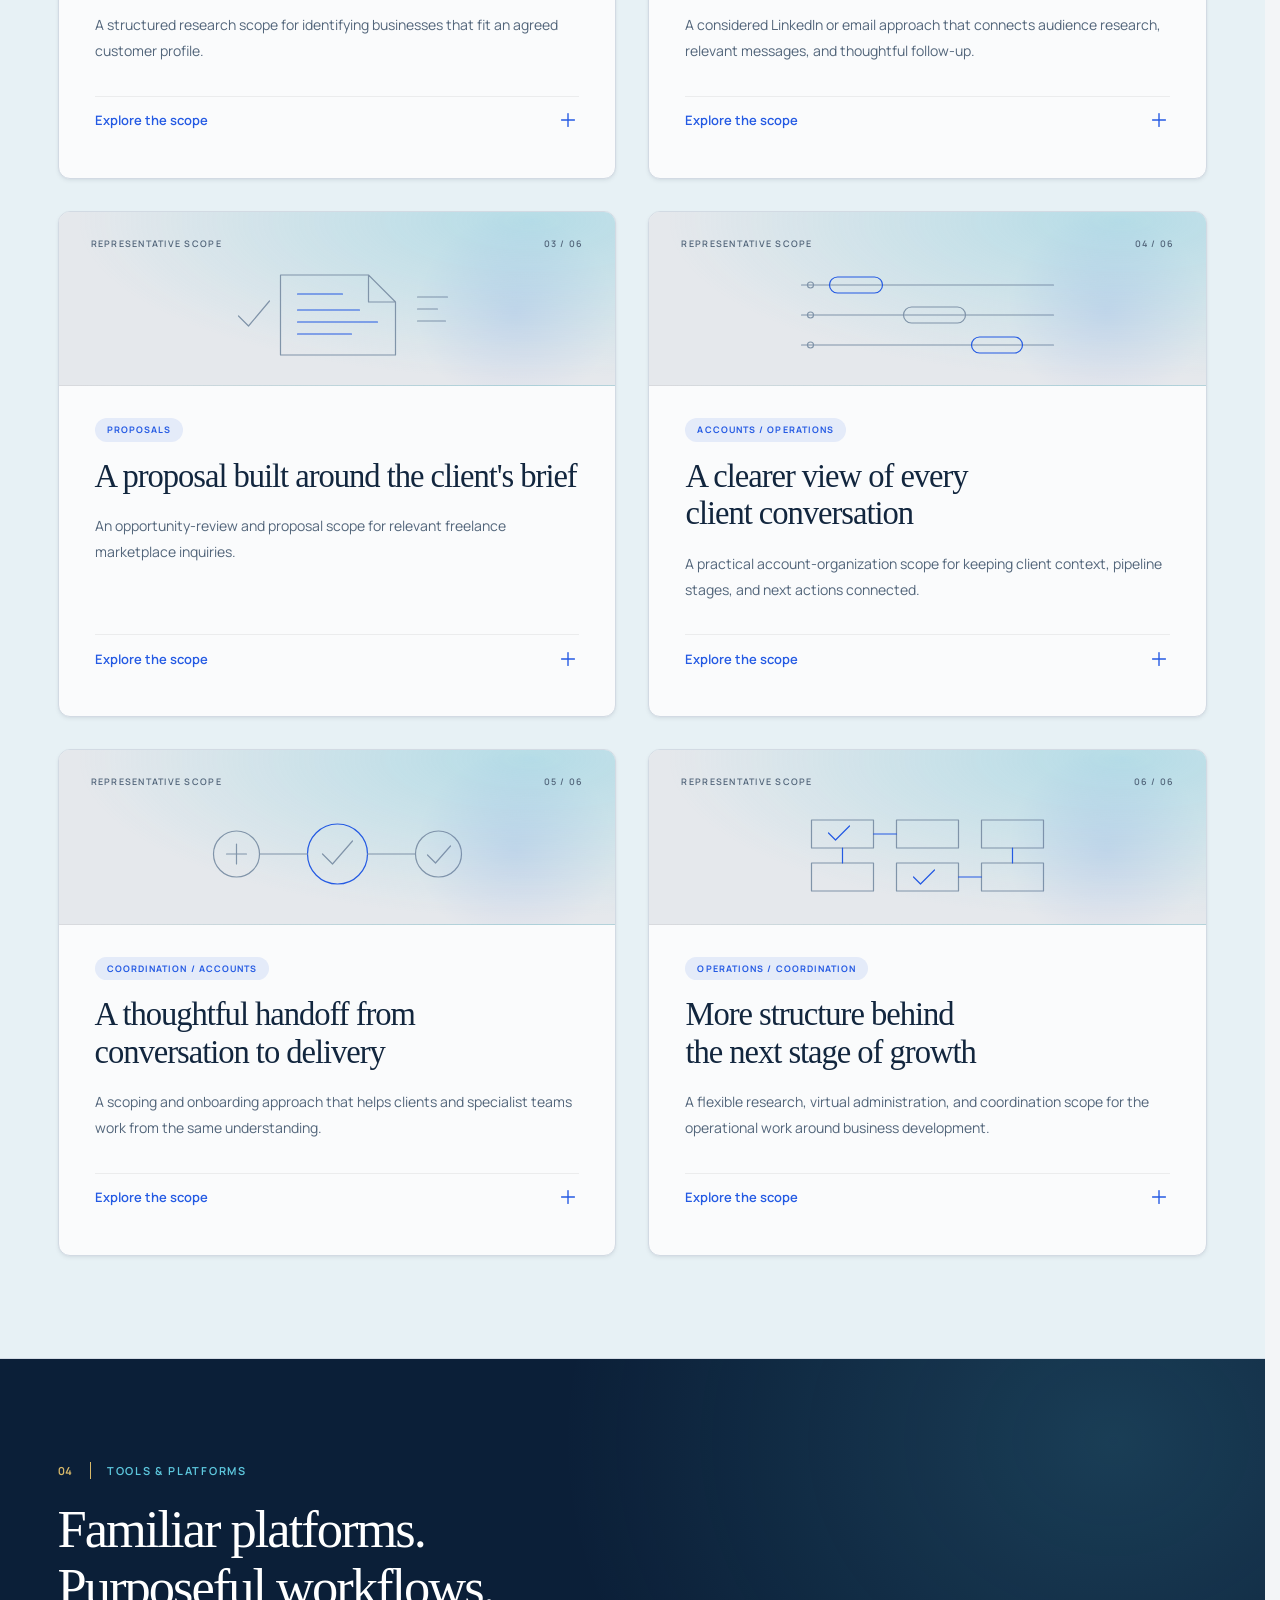
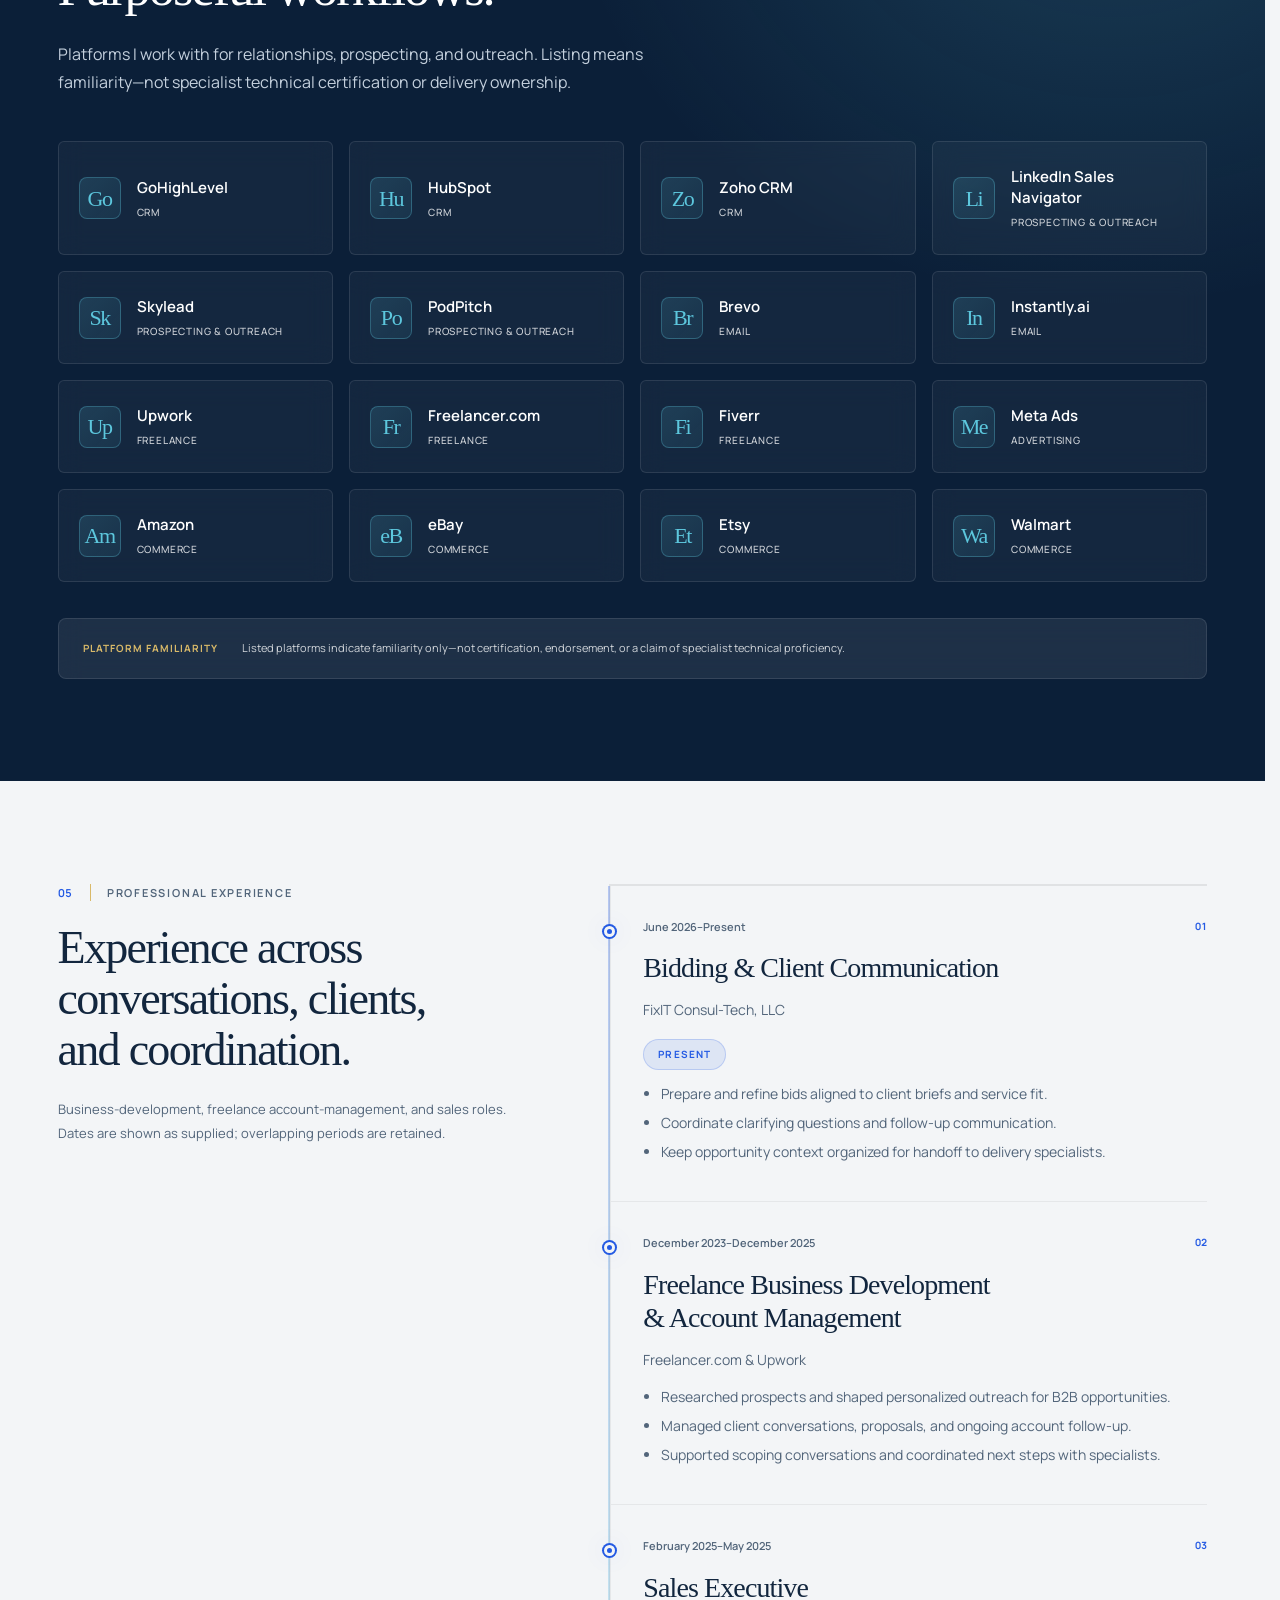
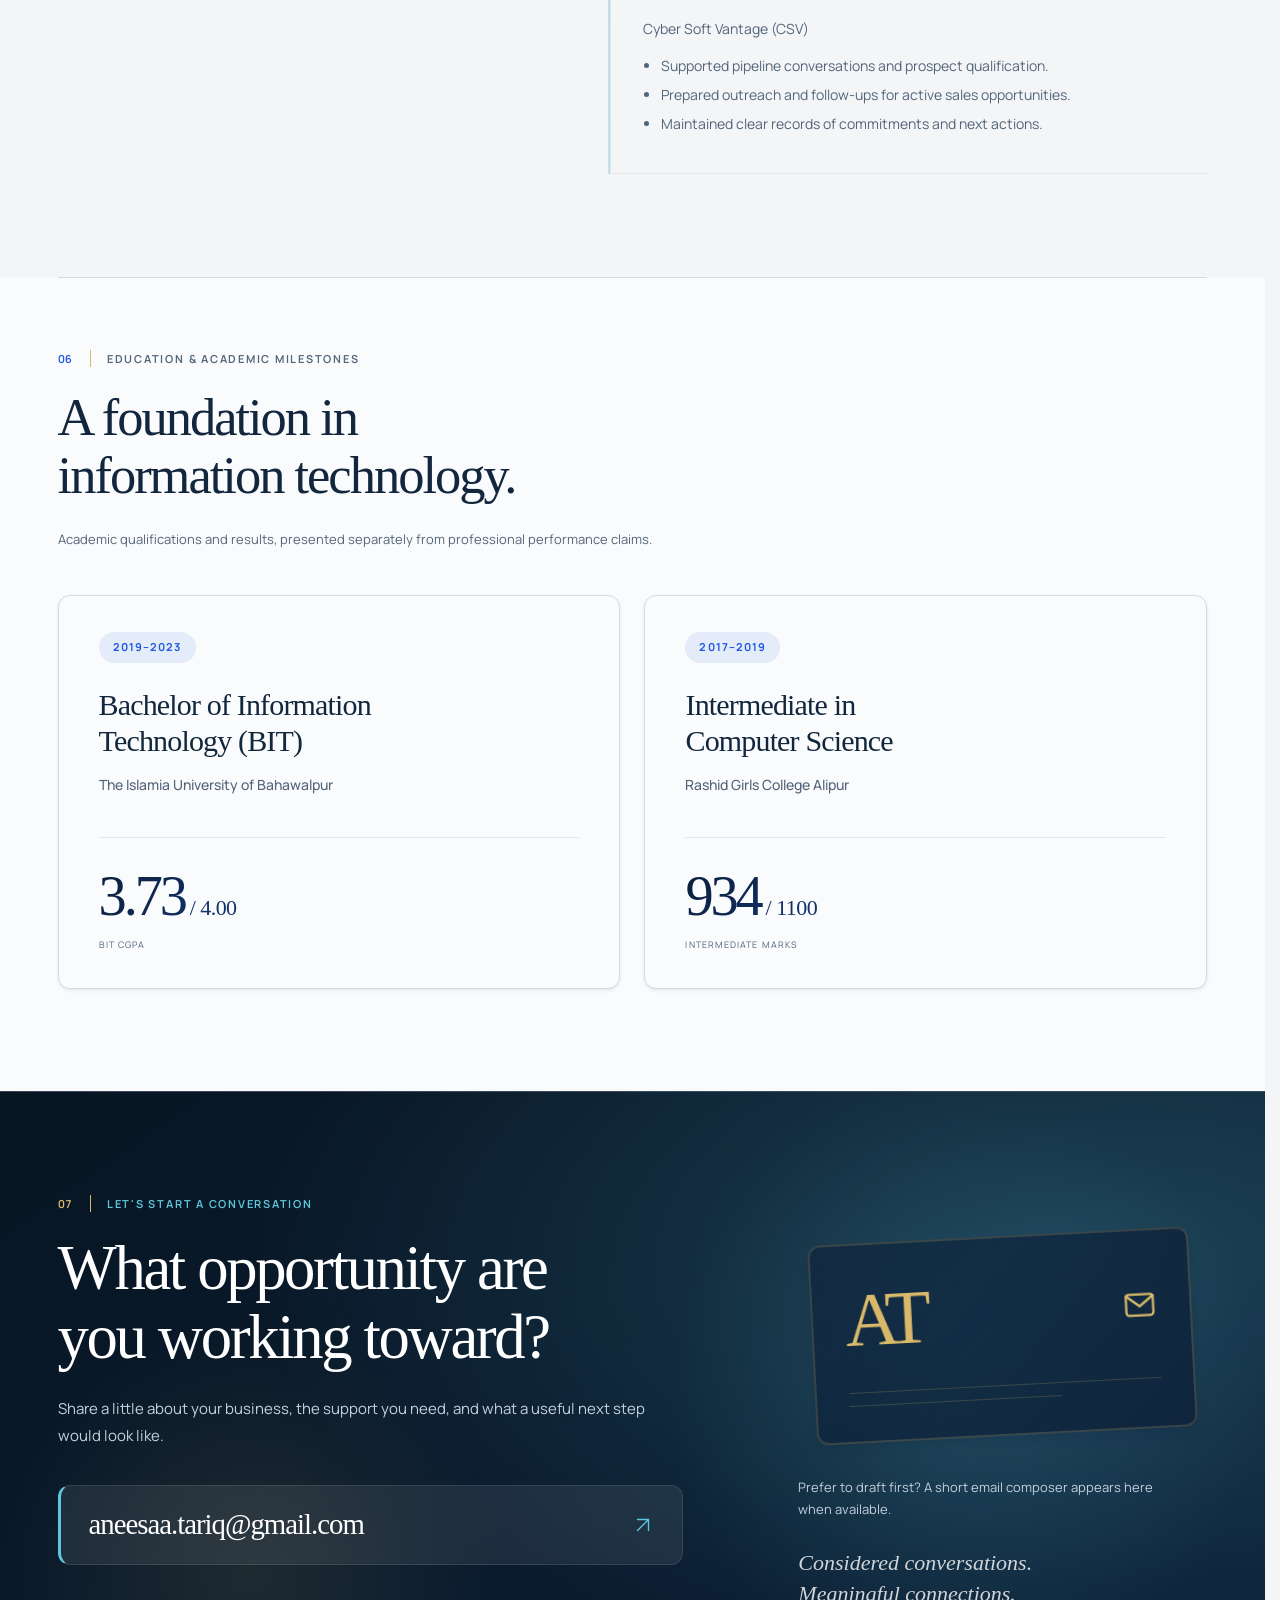
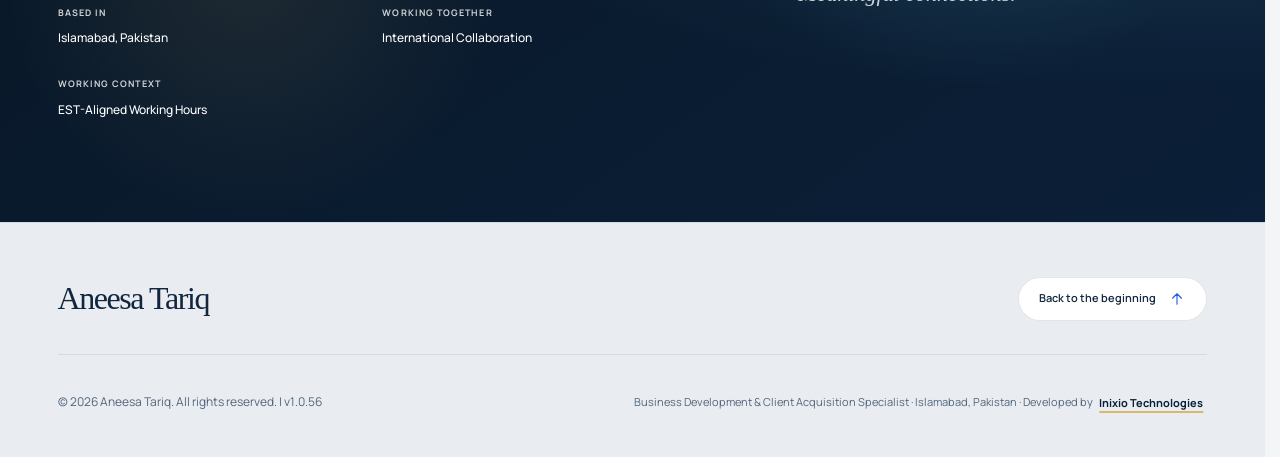
<file: assets/index.html>
<!doctype html>
<html lang="en">
    <head>
        <meta charset="UTF-8">
        <meta name="viewport" content="width=device-width, initial-scale=1.0">
        <meta name="robots" content="noindex, nofollow">
        <meta http-equiv="refresh" content="0; url=../">
        <title>403 - Access Forbidden</title>
        <link rel="canonical" href="https://aneesatariq.github.io/">
    </head>
    <body>
        <h1>403</h1>
        <h2>Access Forbidden</h2>
        <p>You don't have permission to access this page or directory.</p>
        <a href="../">Return to Homepage</a>
    </body>
</html>
</file>
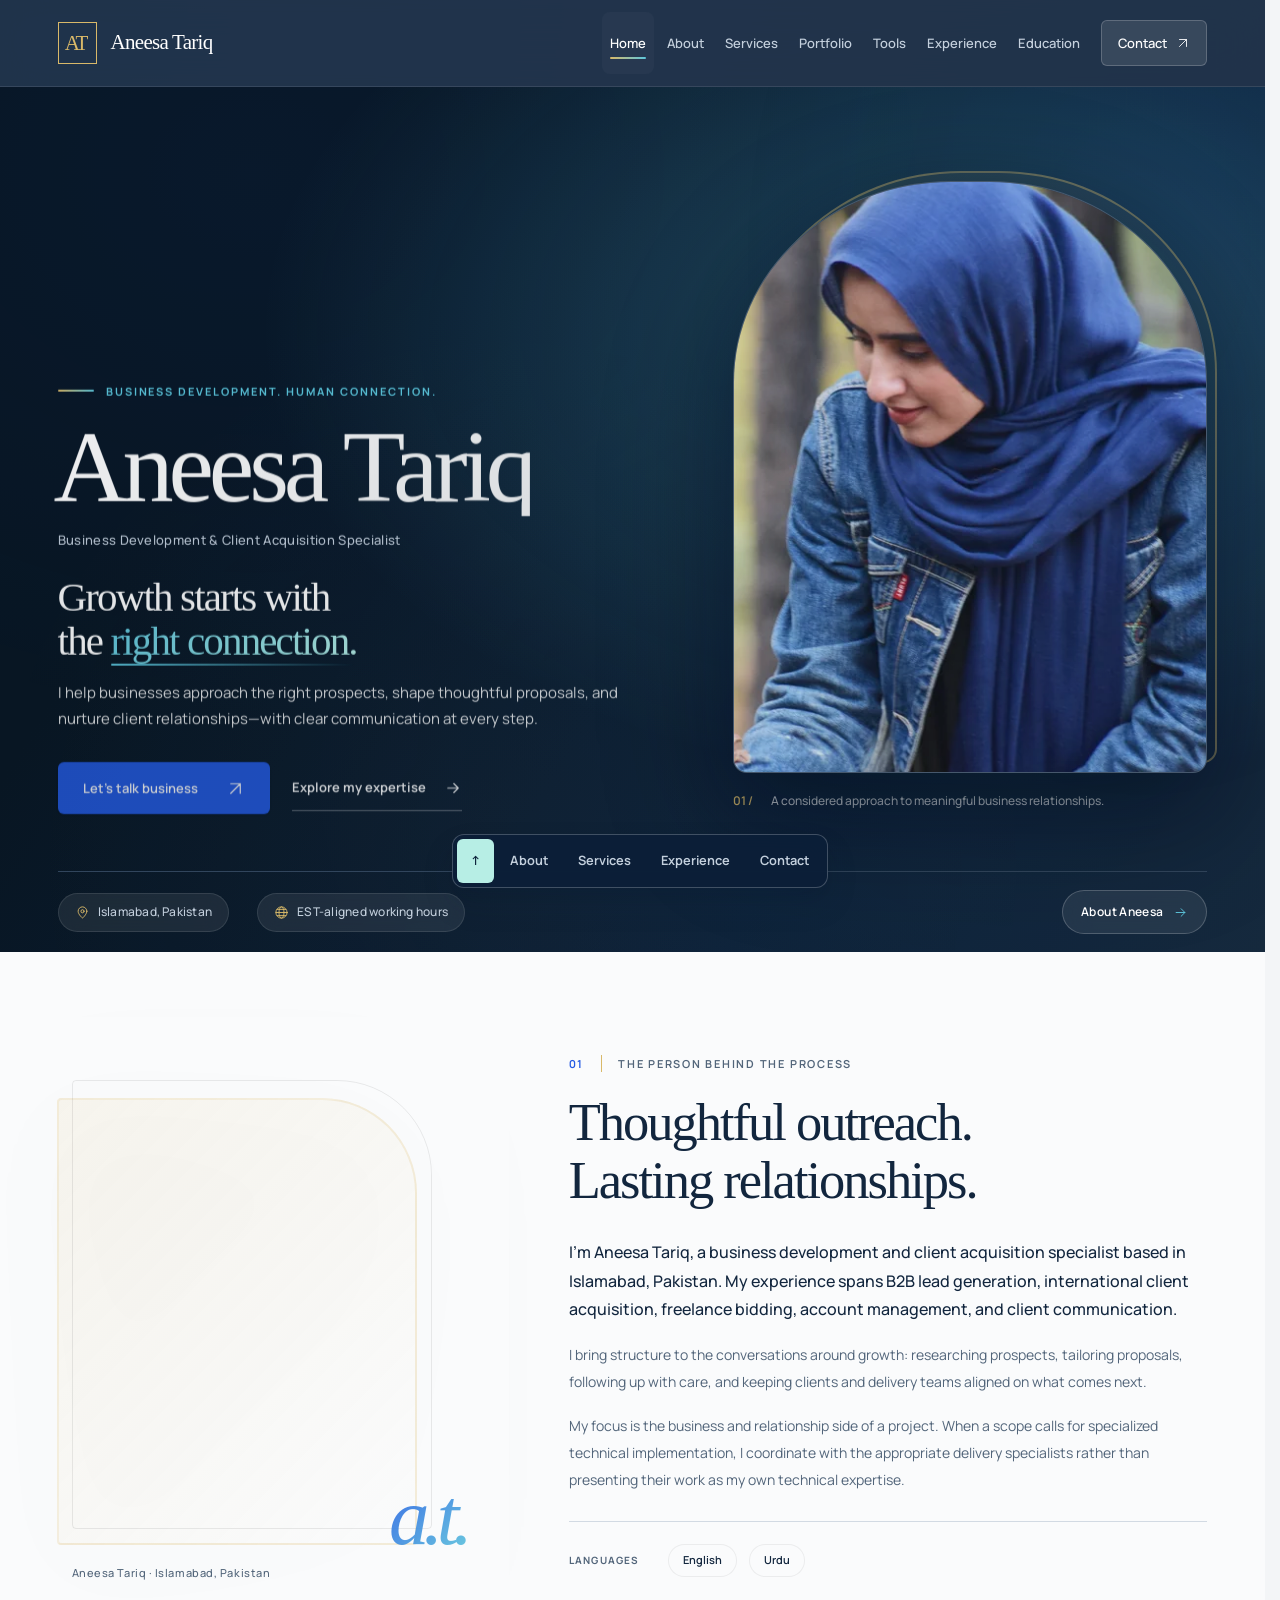
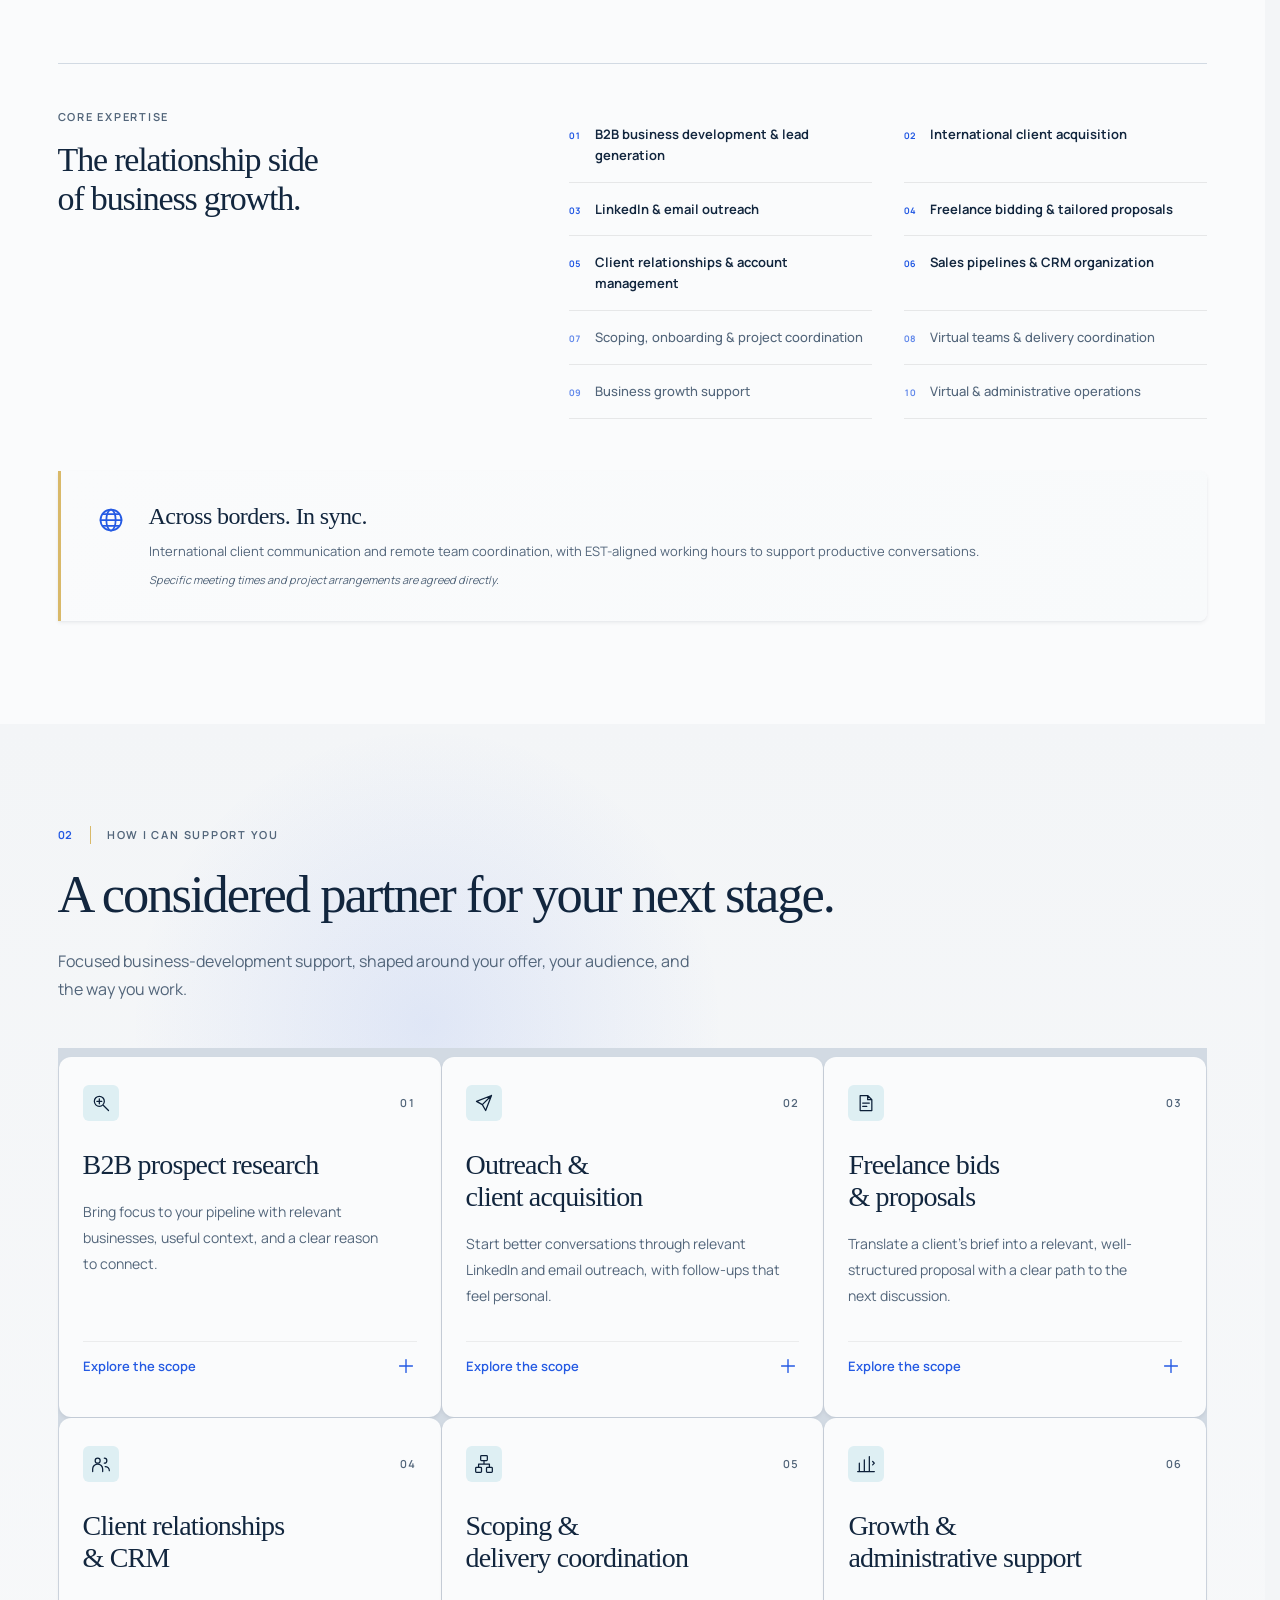
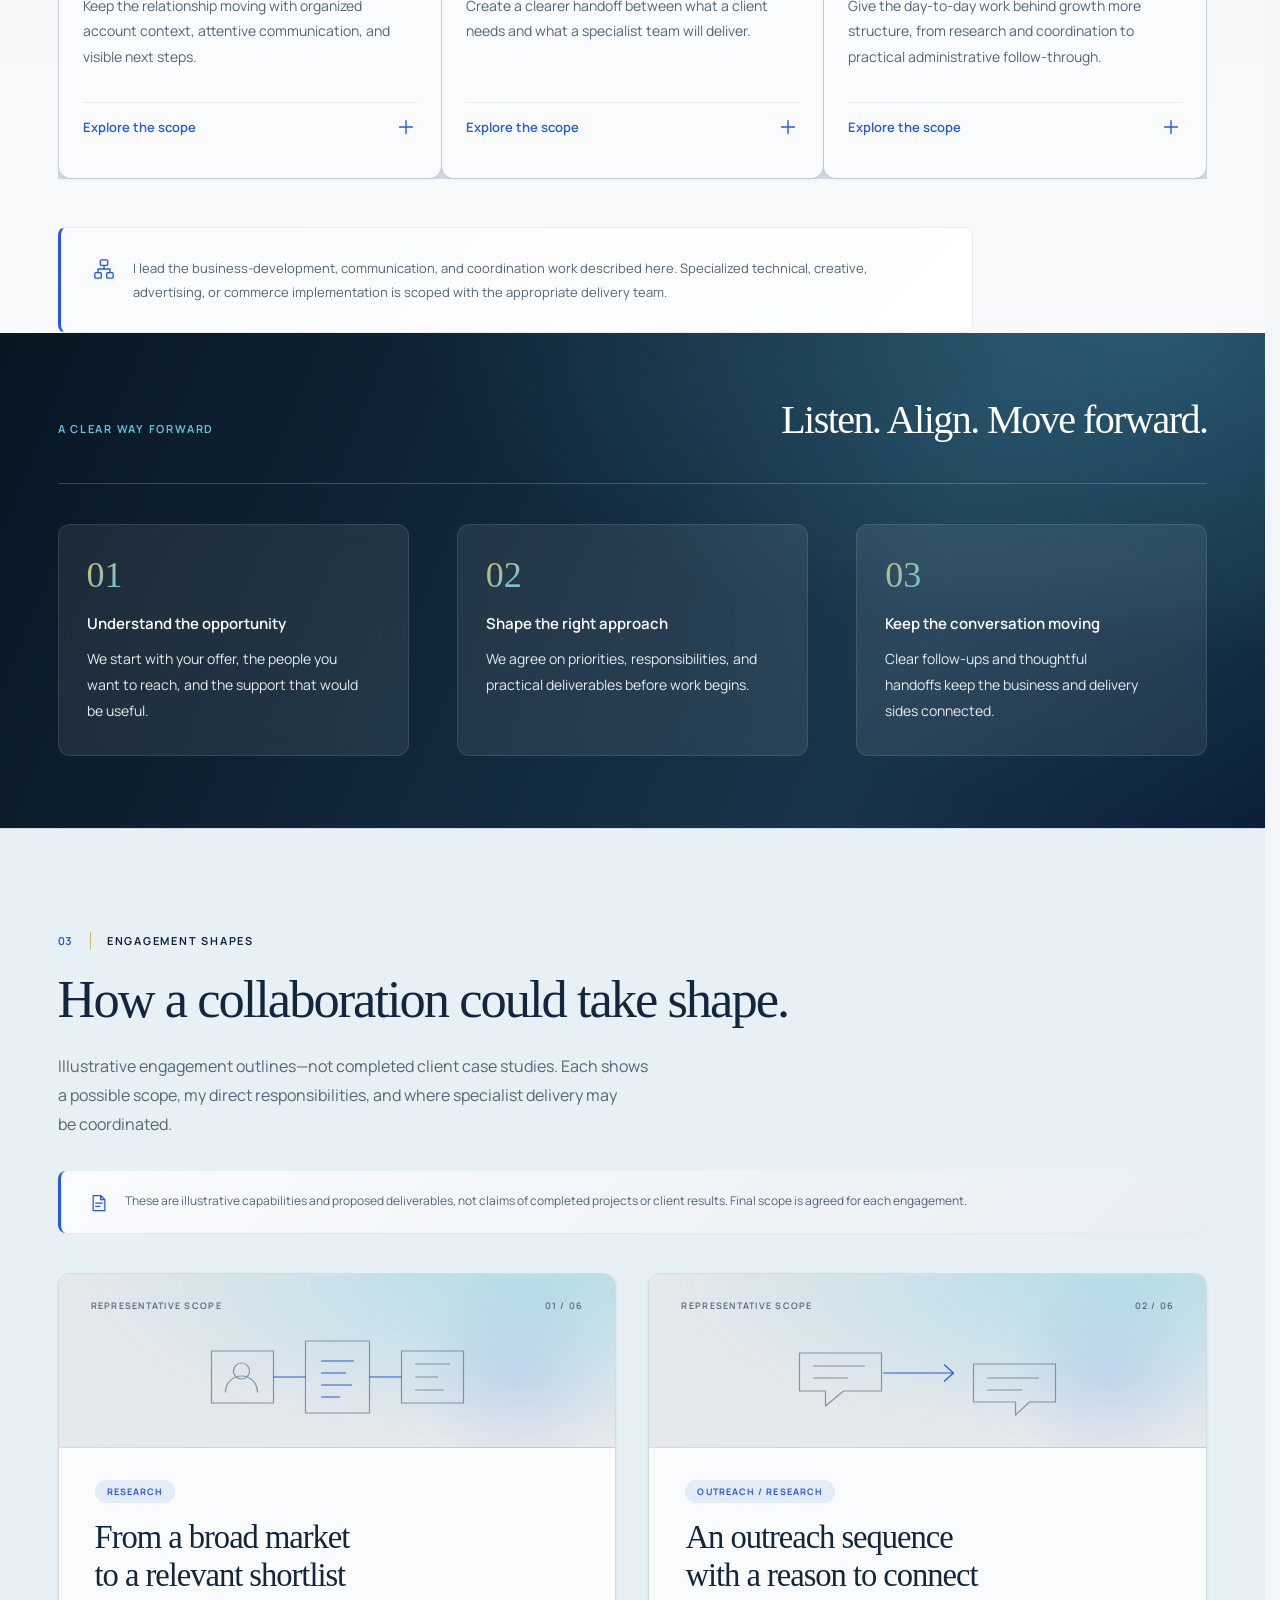
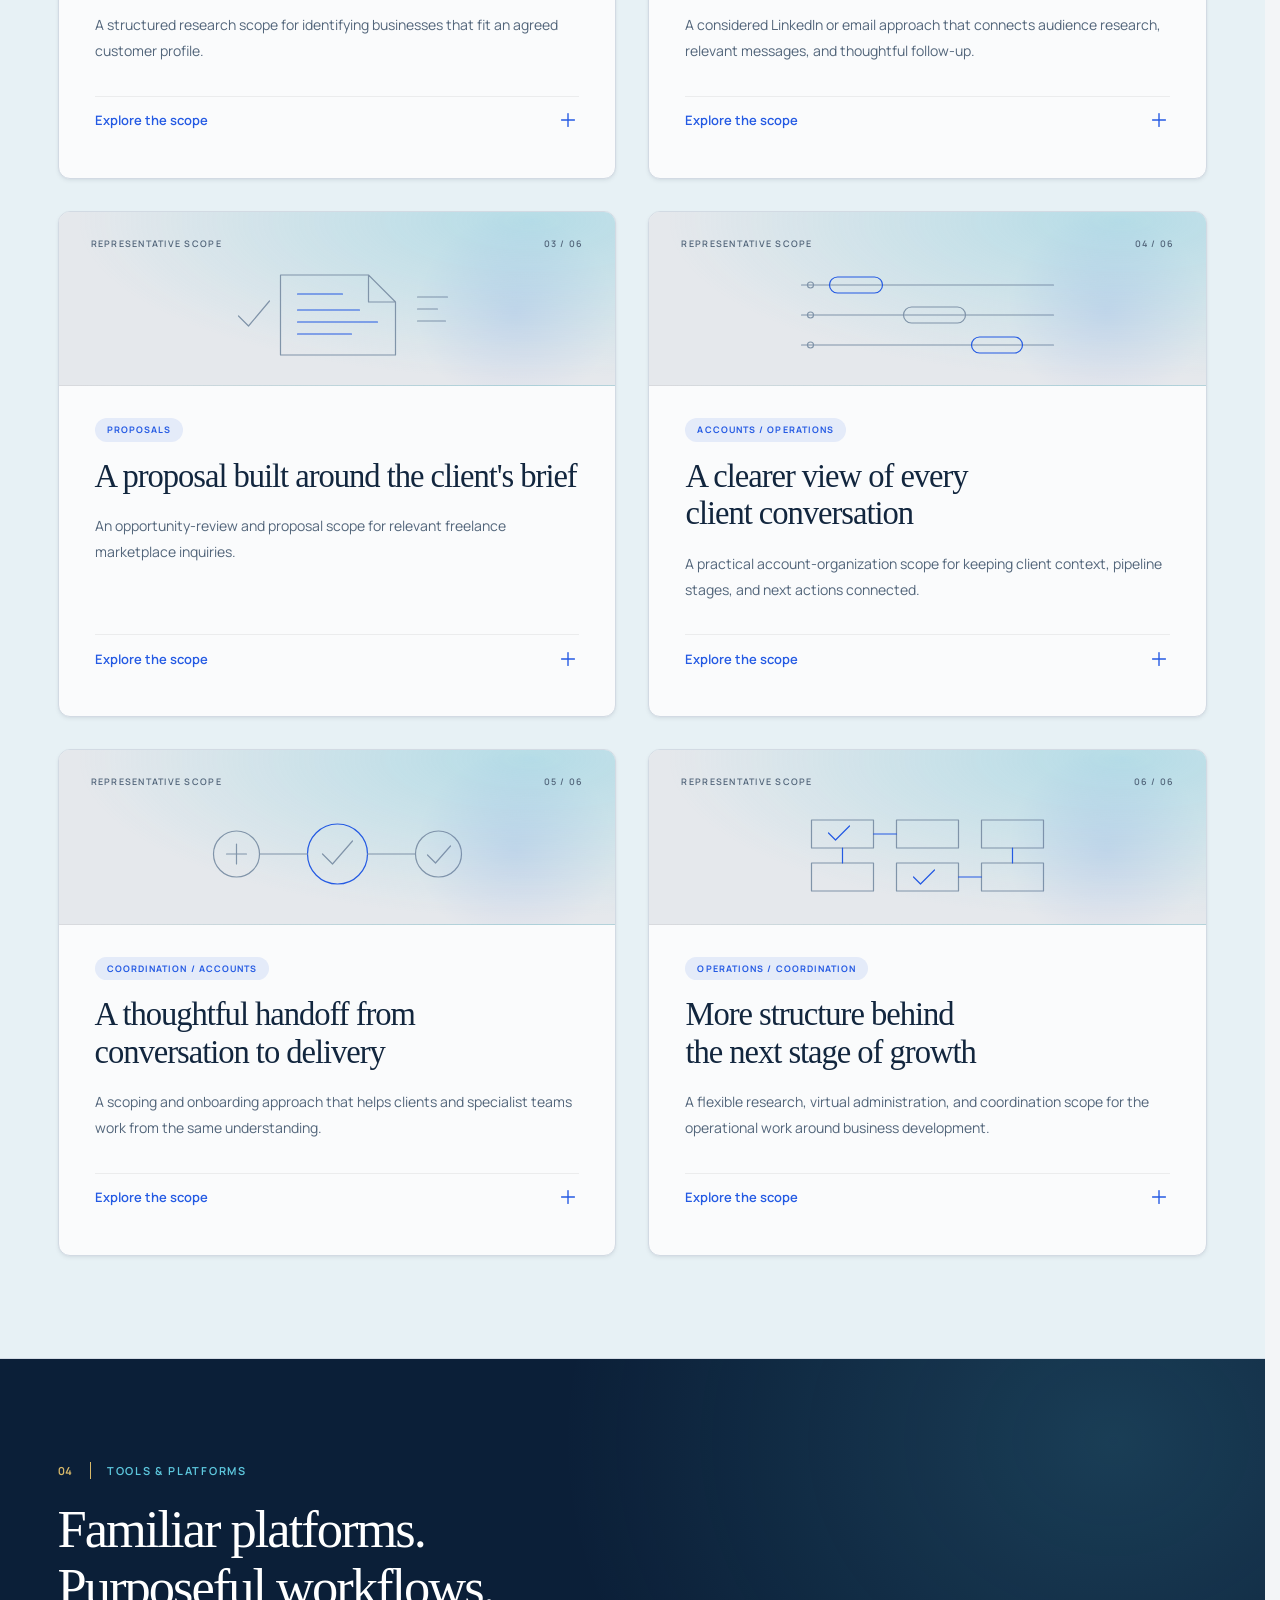
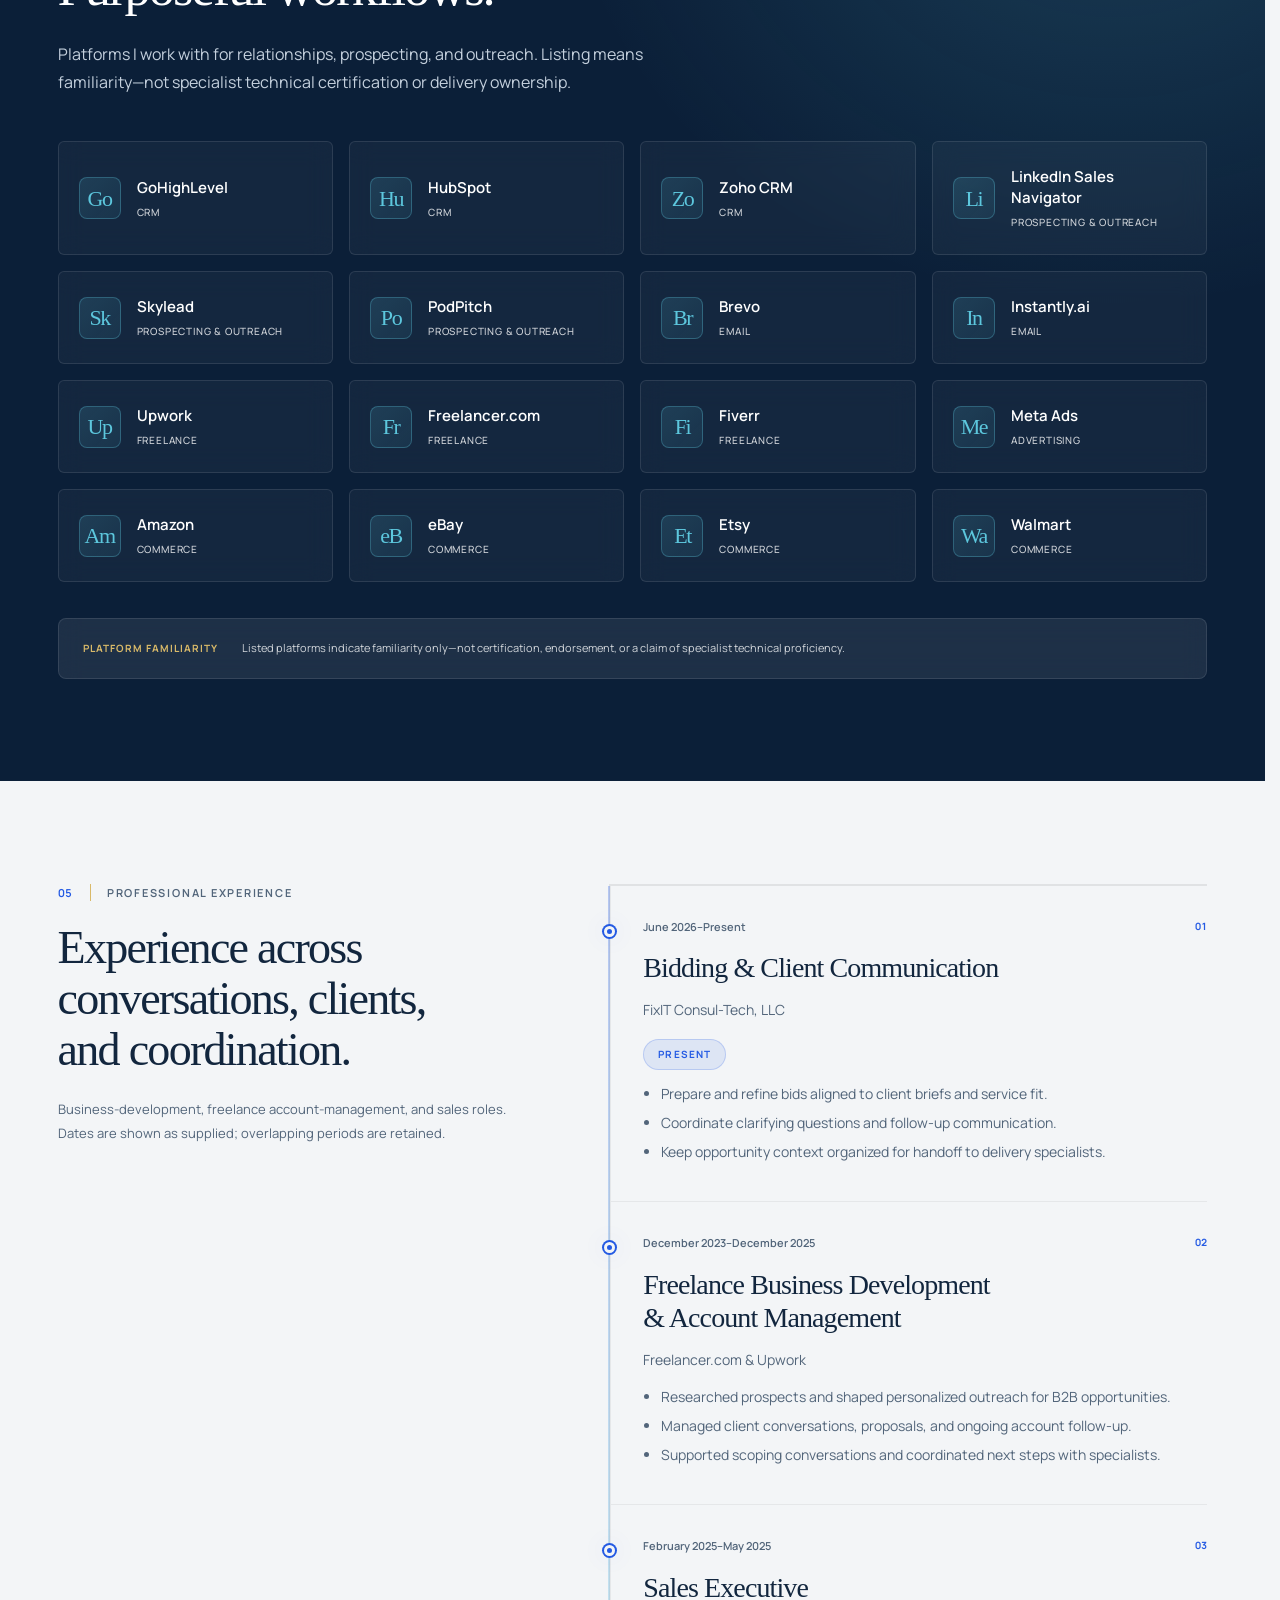
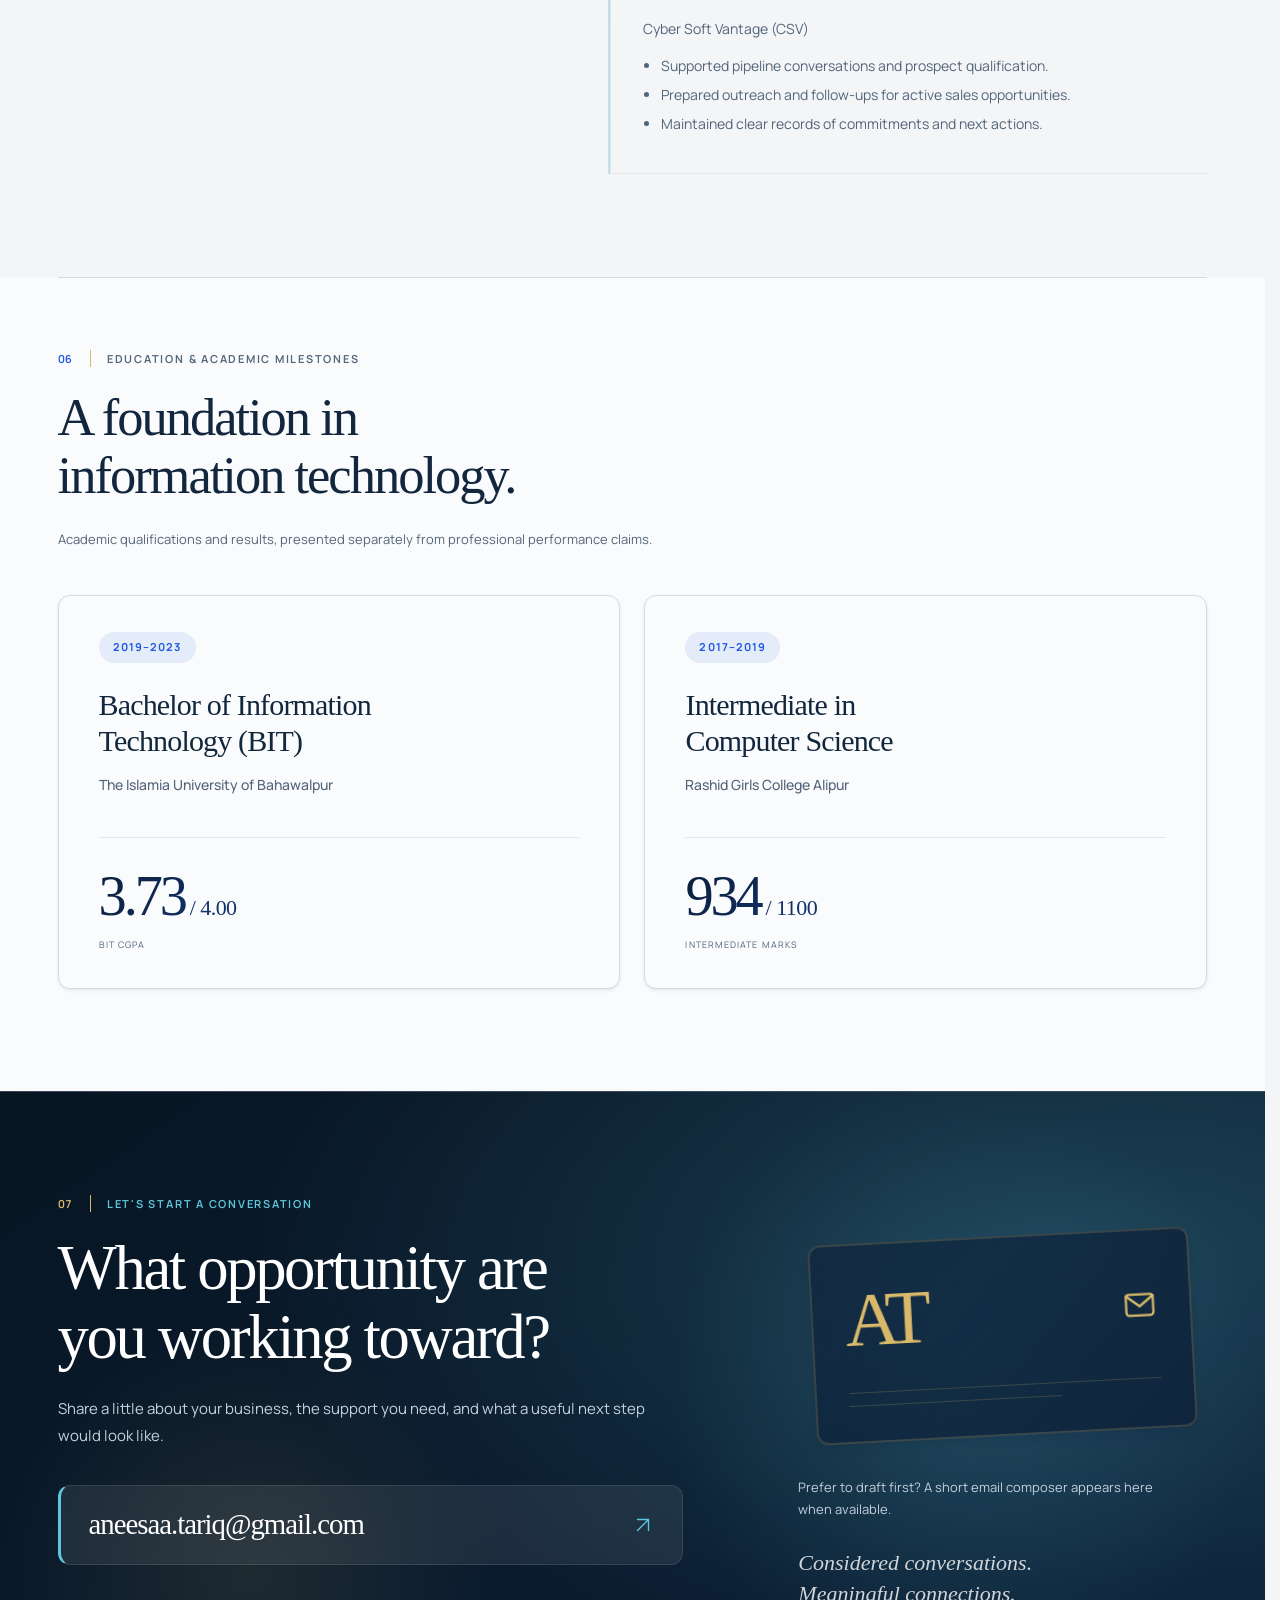
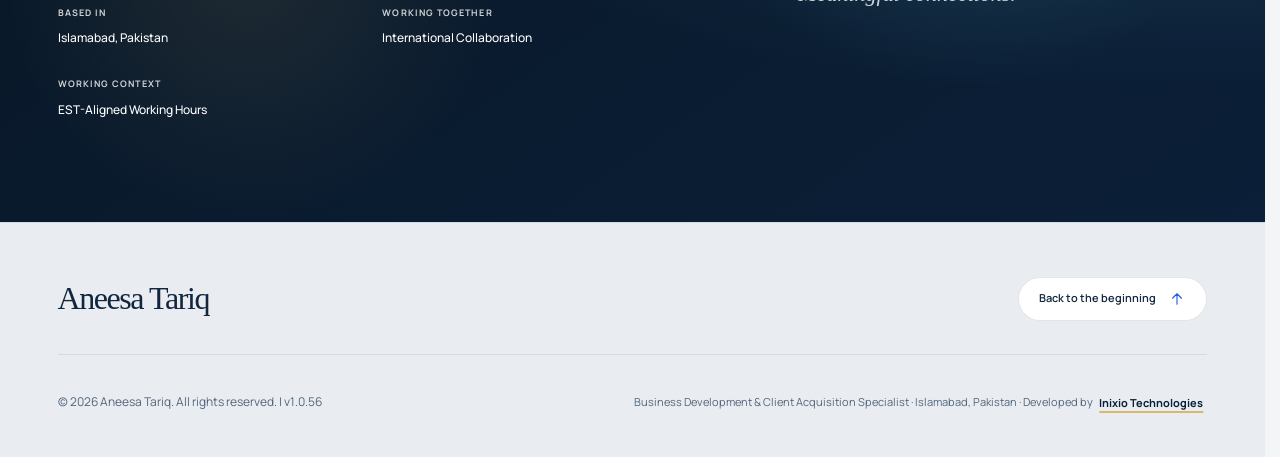
<file: assets/css/index.html>
<!doctype html>
<html lang="en">
    <head>
        <meta charset="UTF-8">
        <meta name="viewport" content="width=device-width, initial-scale=1.0">
        <meta name="robots" content="noindex, nofollow">
        <meta http-equiv="refresh" content="0; url=../../">
        <title>403 - Access Forbidden</title>
        <link rel="canonical" href="https://aneesatariq.github.io/">
    </head>
    <body>
        <h1>403</h1>
        <h2>Access Forbidden</h2>
        <p>You don't have permission to access this page or directory.</p>
        <a href="../../">Return to Homepage</a>
    </body>
</html>
</file>
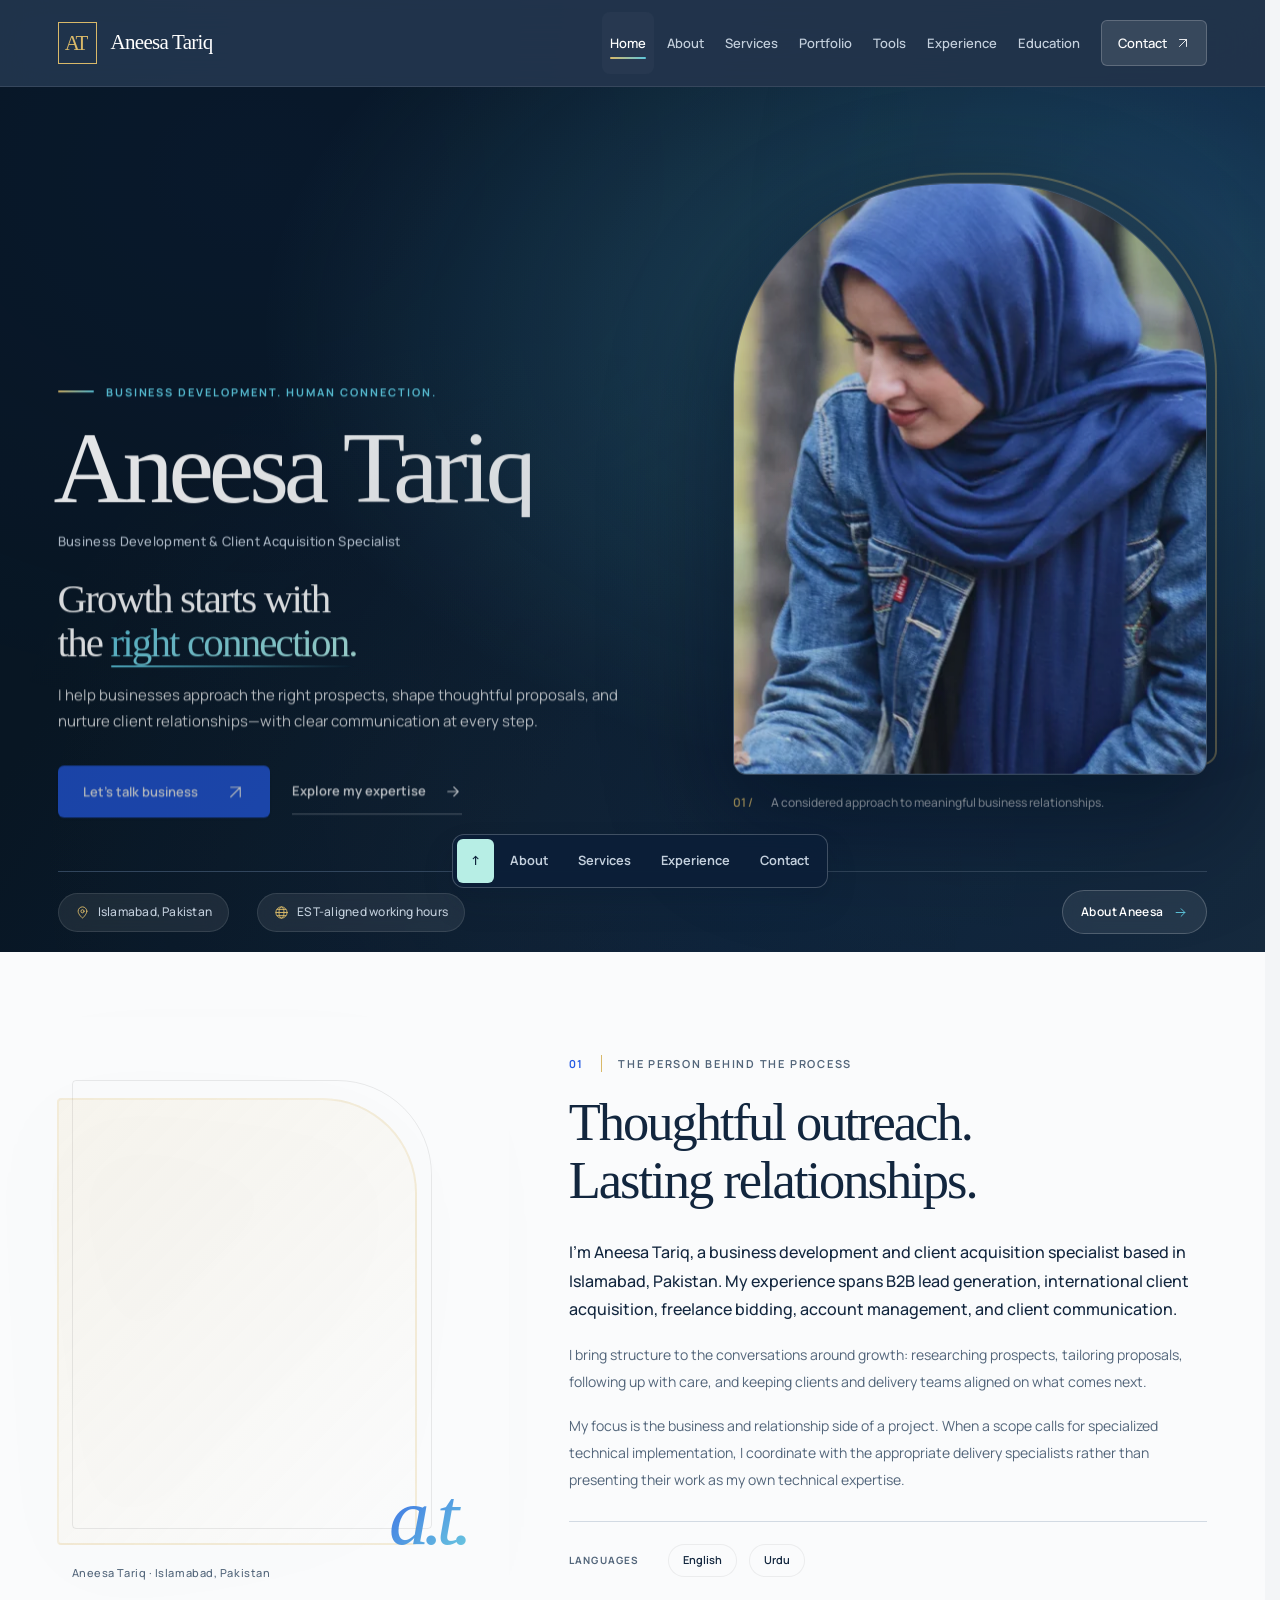
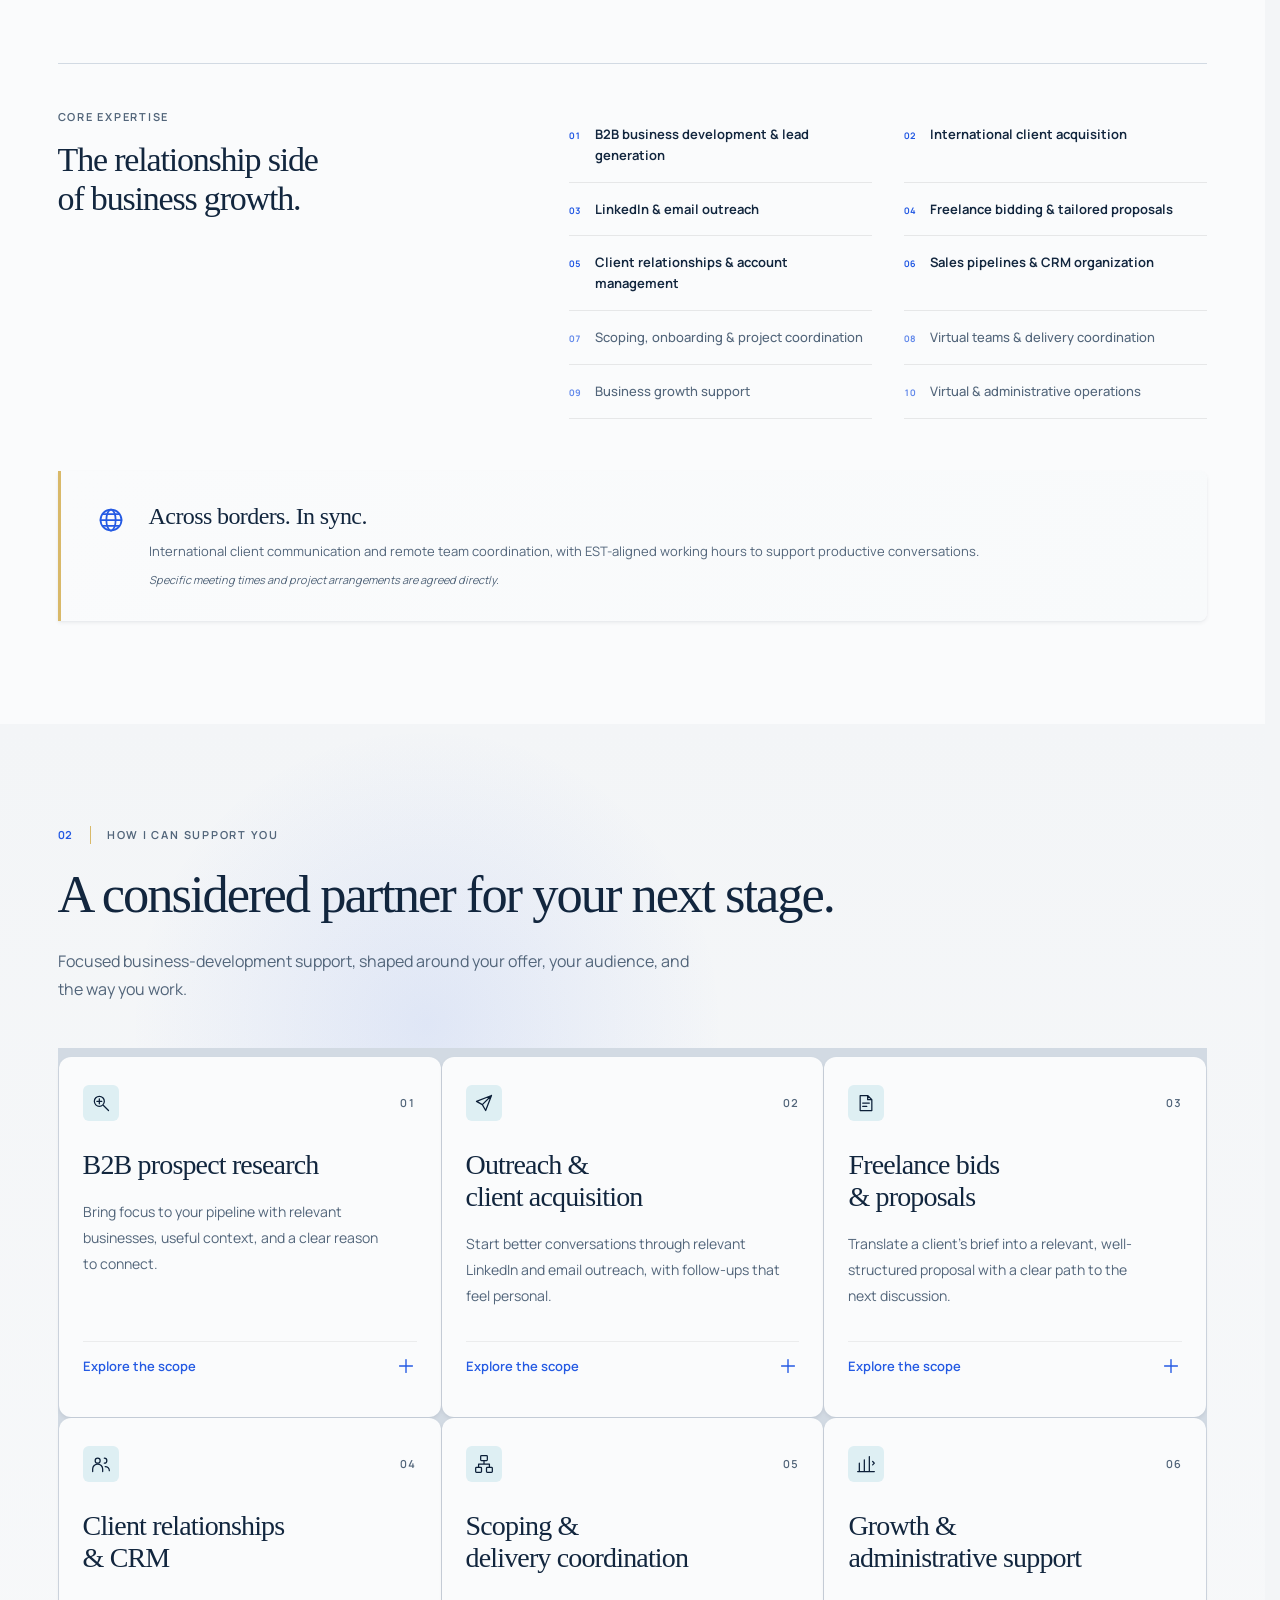
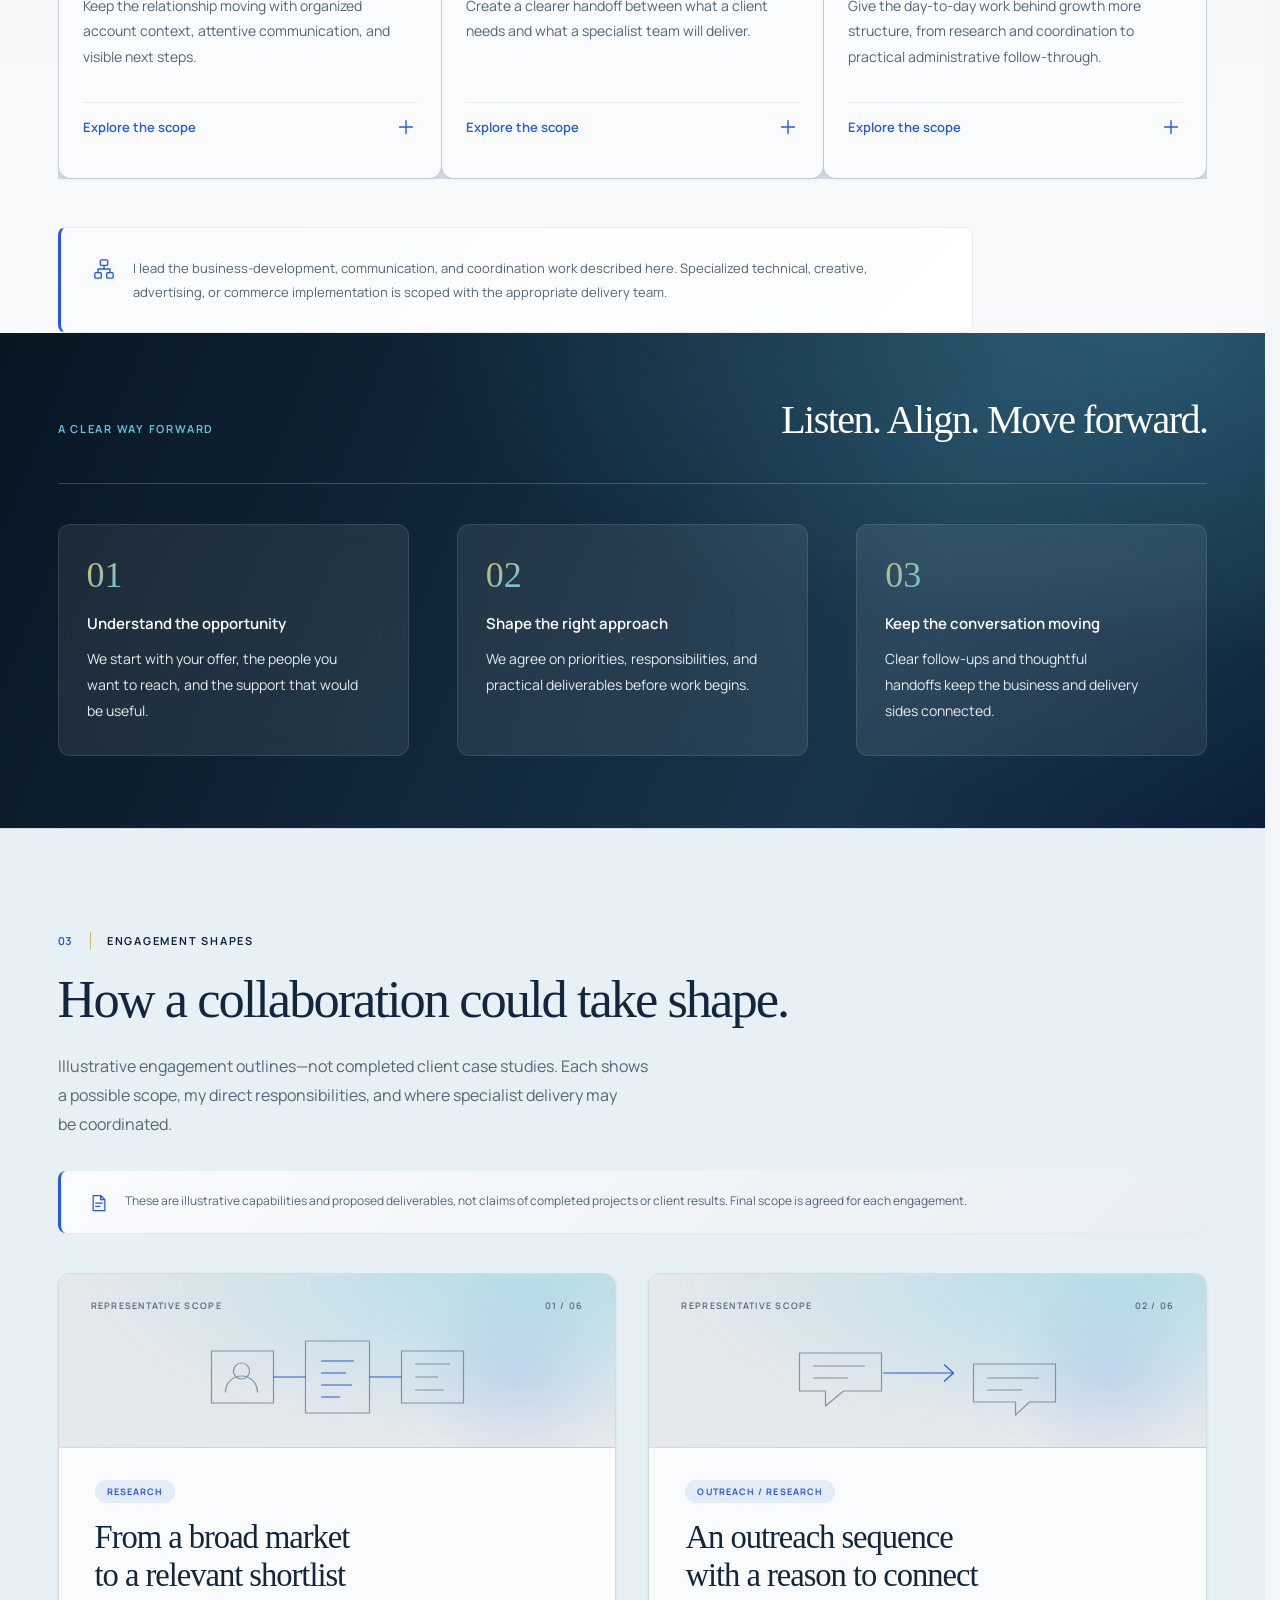
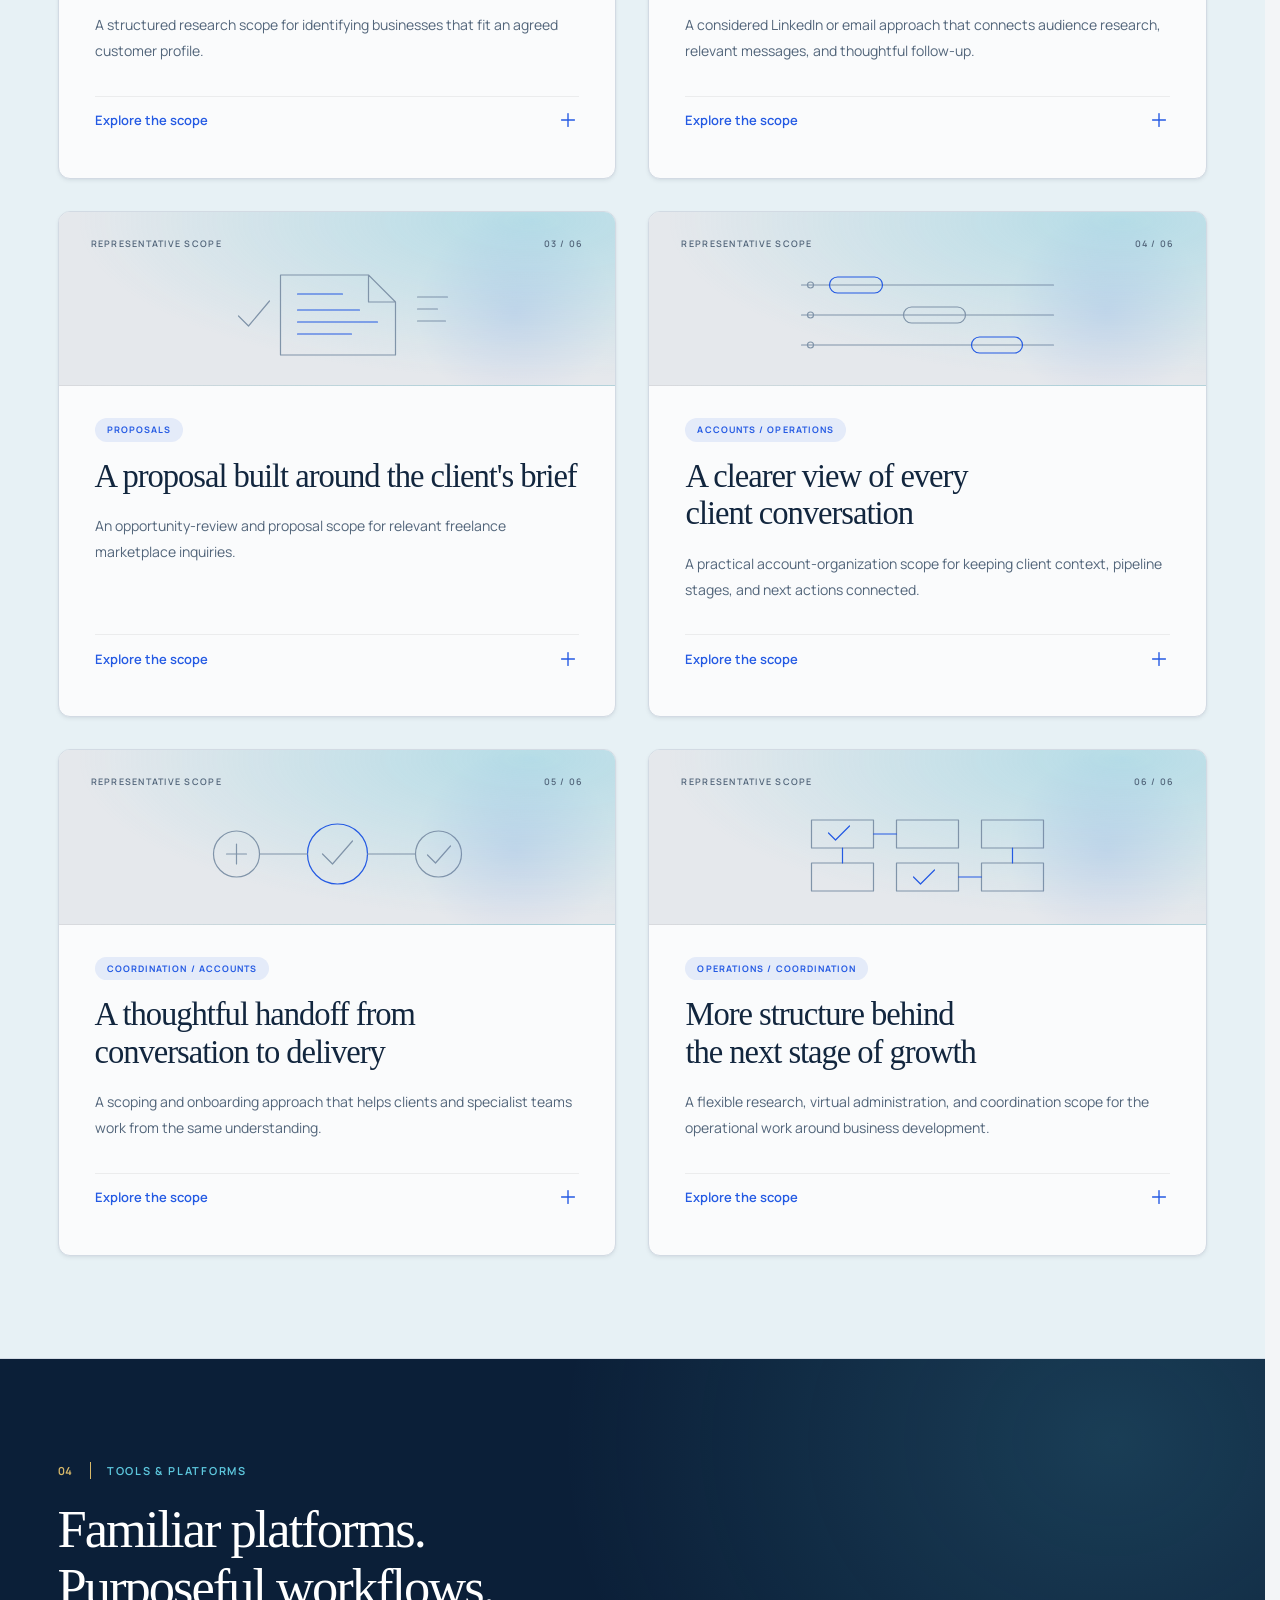
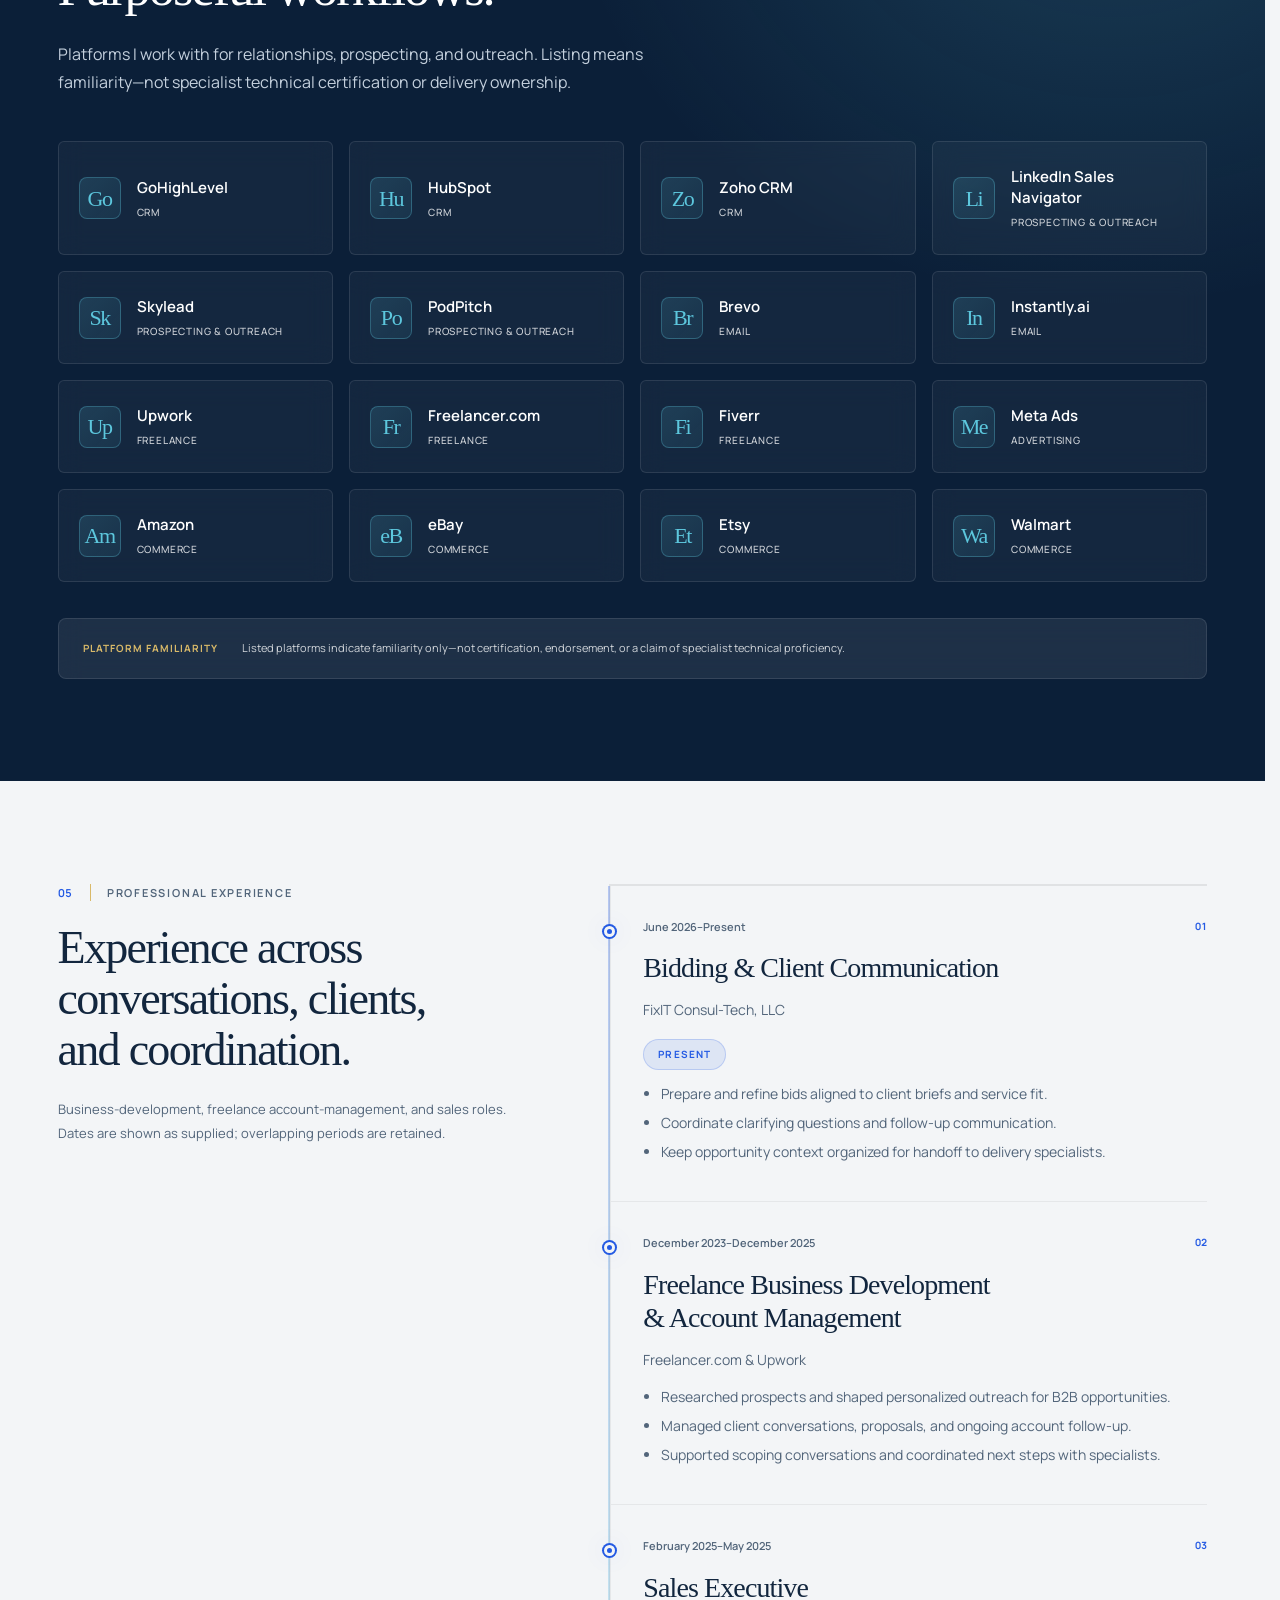
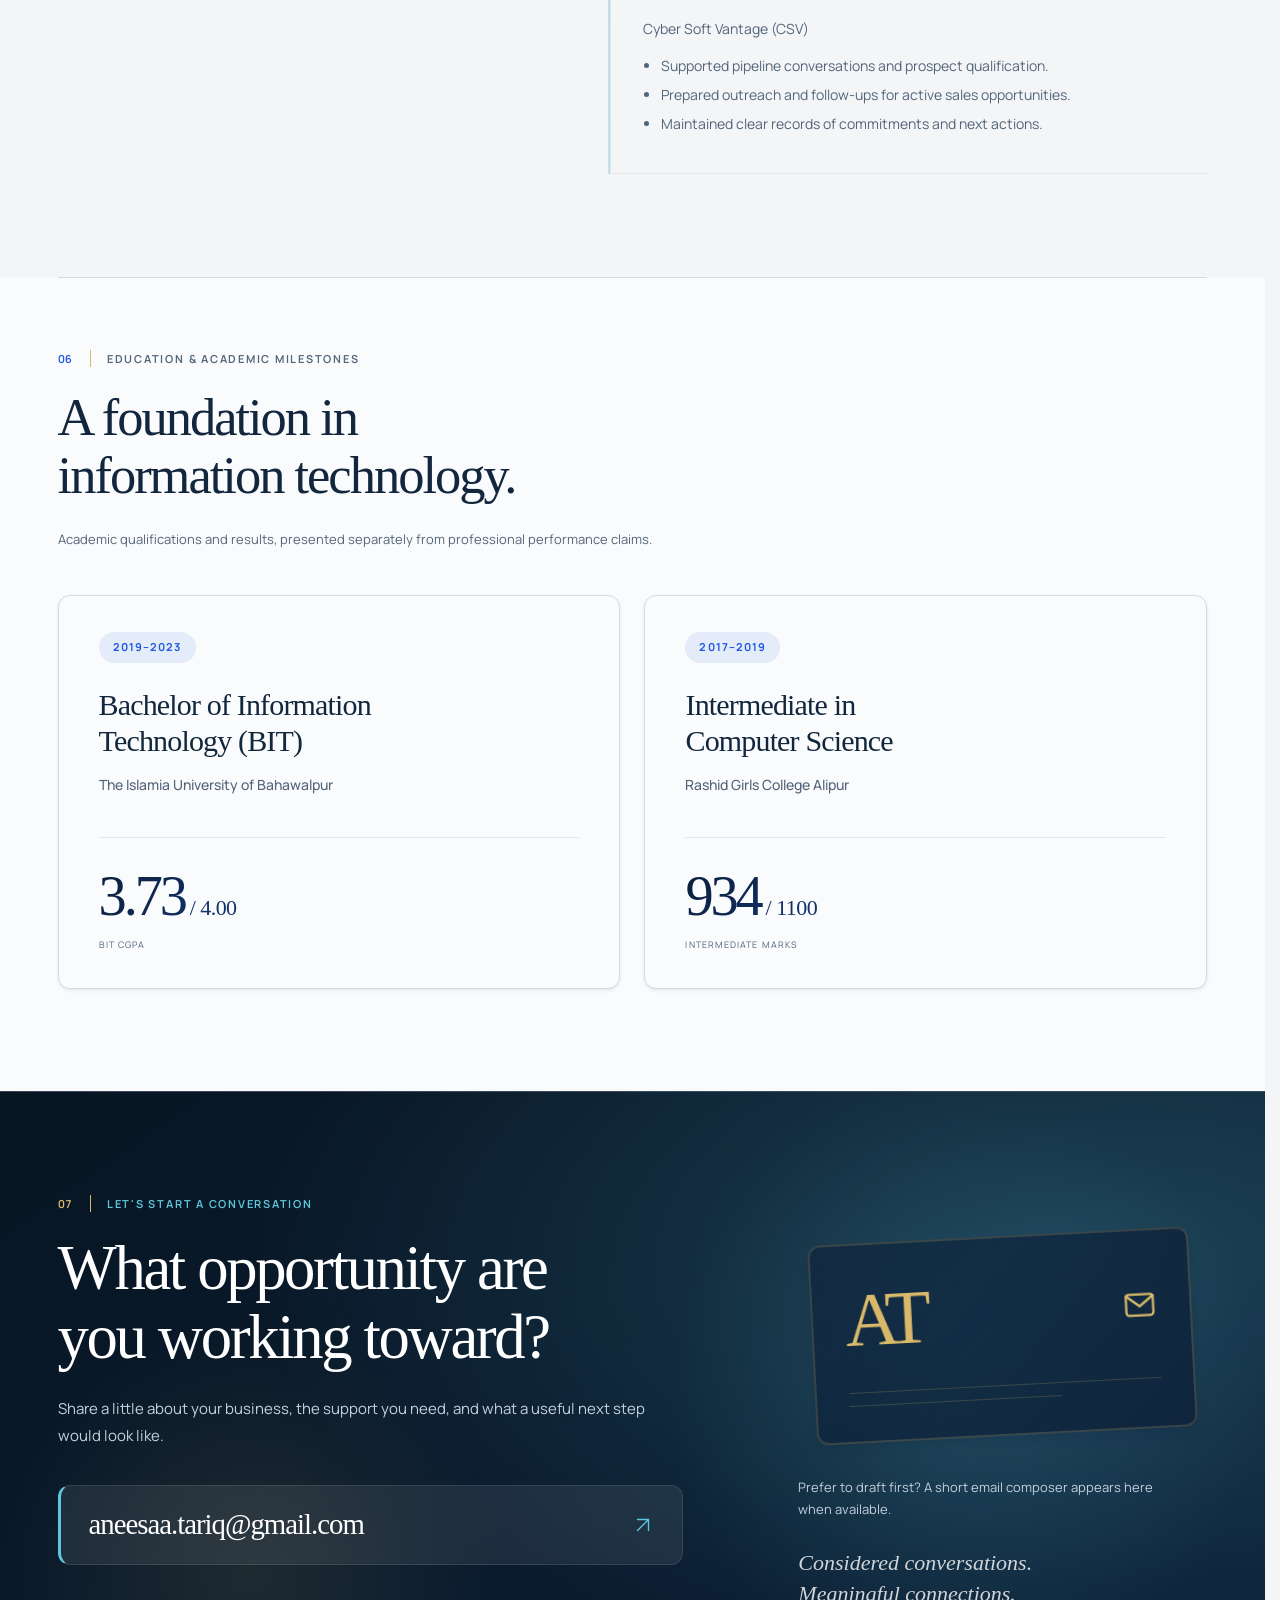
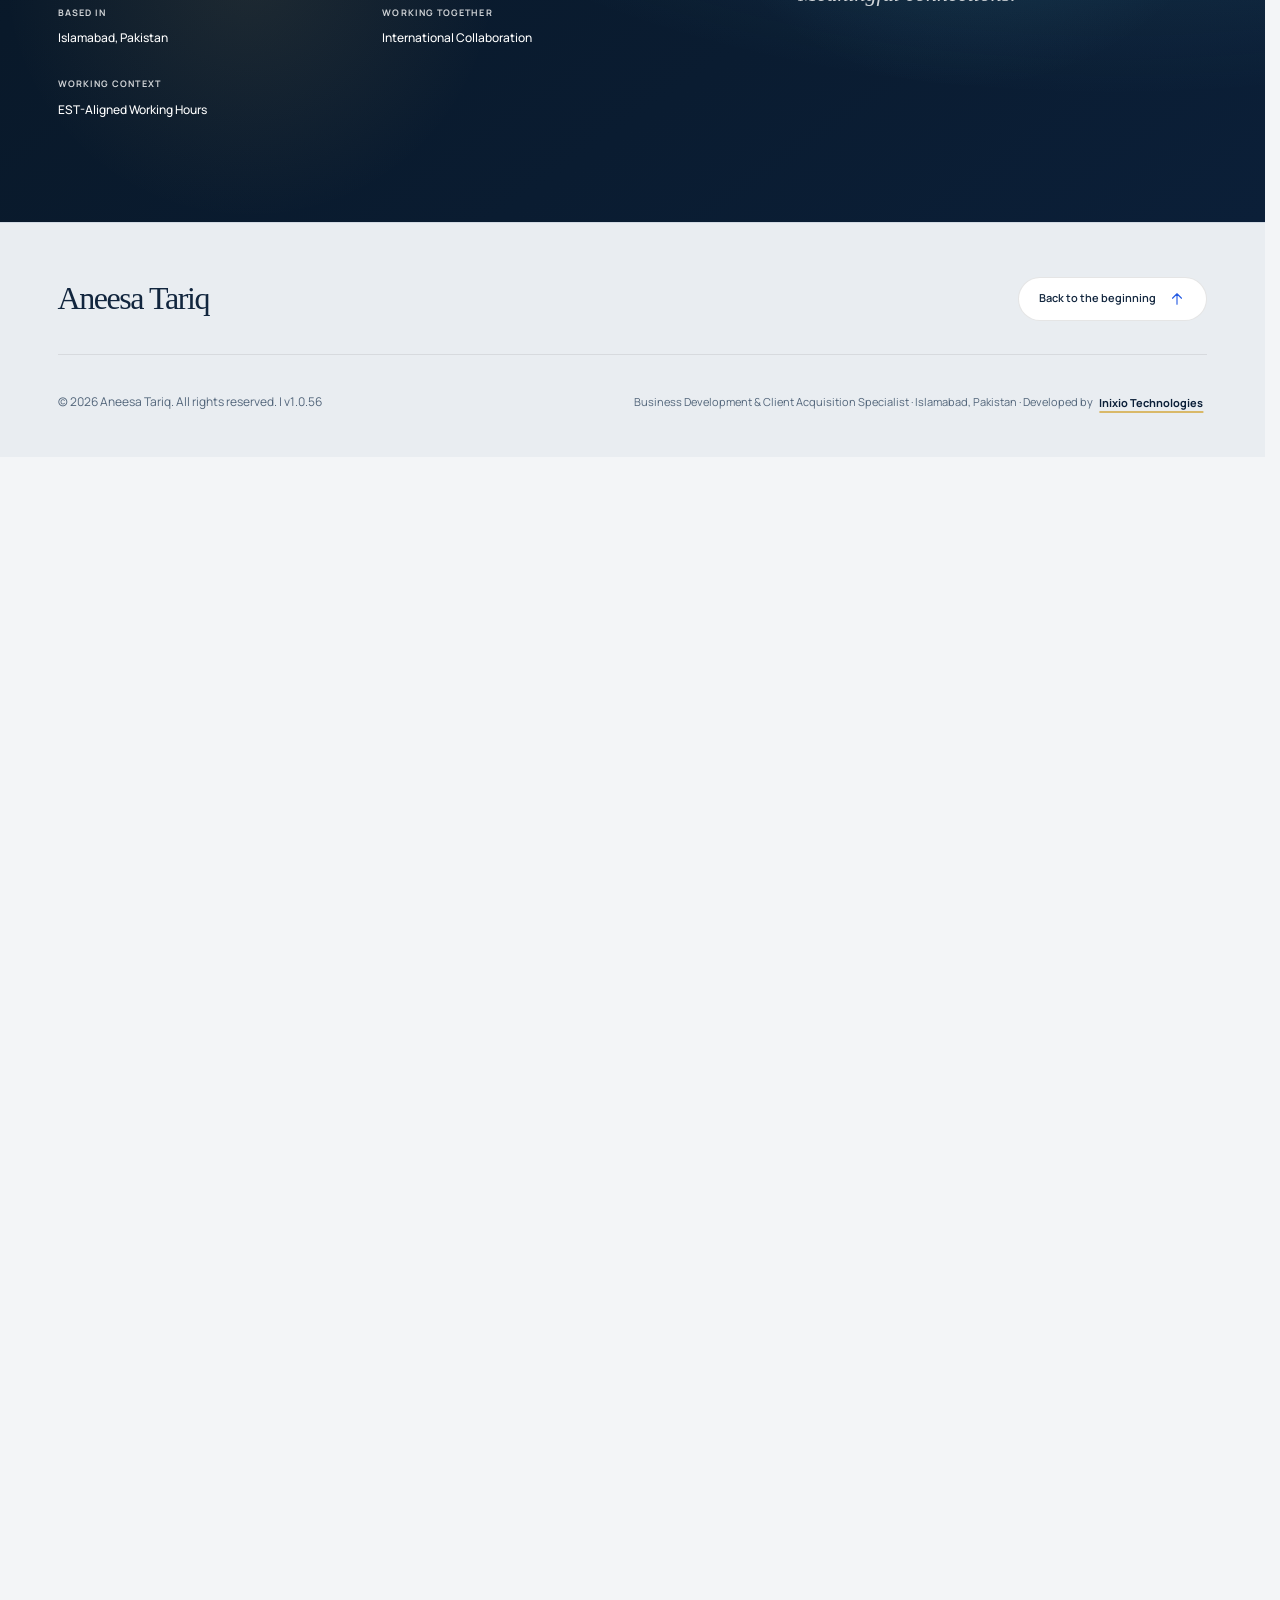
<file: assets/json/index.html>
<!doctype html>
<html lang="en">
    <head>
        <meta charset="UTF-8">
        <meta name="viewport" content="width=device-width, initial-scale=1.0">
        <meta name="robots" content="noindex, nofollow">
        <meta http-equiv="refresh" content="0; url=../../">
        <title>403 - Access Forbidden</title>
        <link rel="canonical" href="https://aneesatariq.github.io/">
    </head>
    <body>
        <h1>403</h1>
        <h2>Access Forbidden</h2>
        <p>You don't have permission to access this page or directory.</p>
        <a href="../../">Return to Homepage</a>
    </body>
</html>
</file>
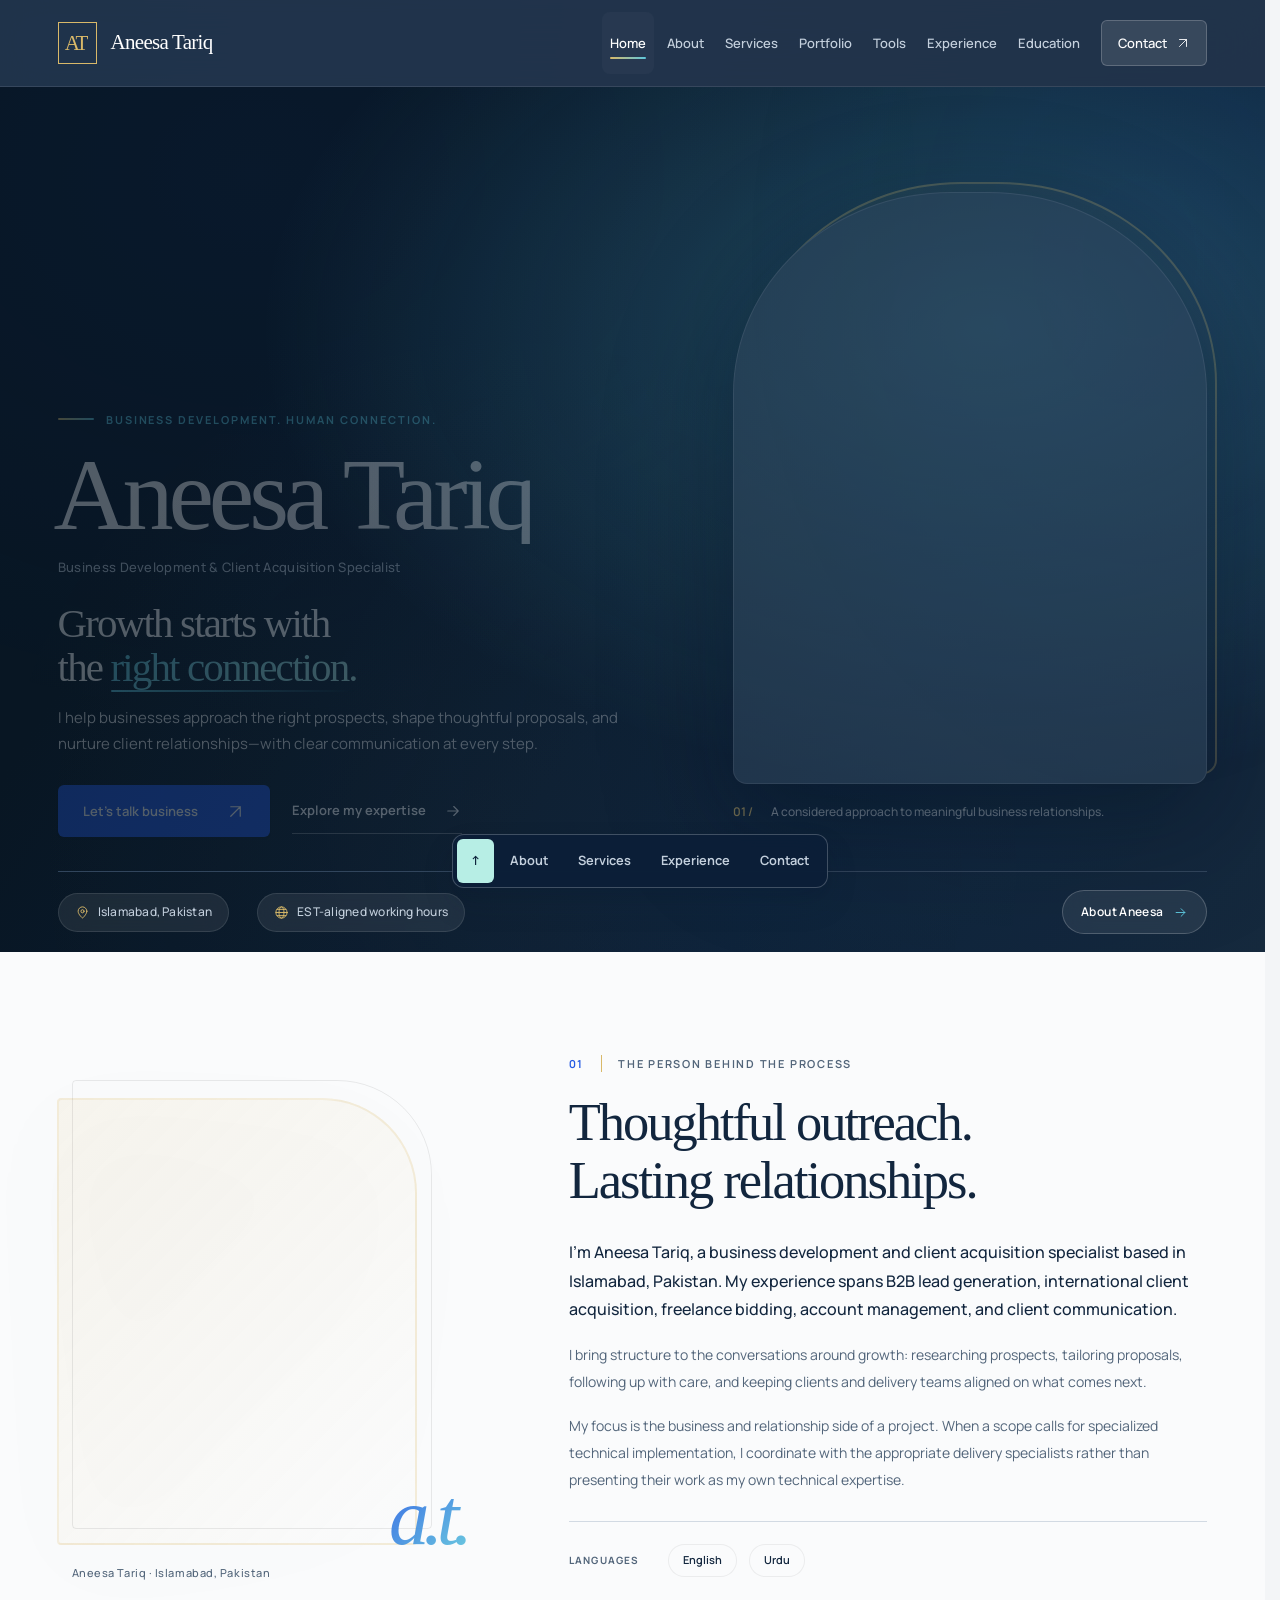
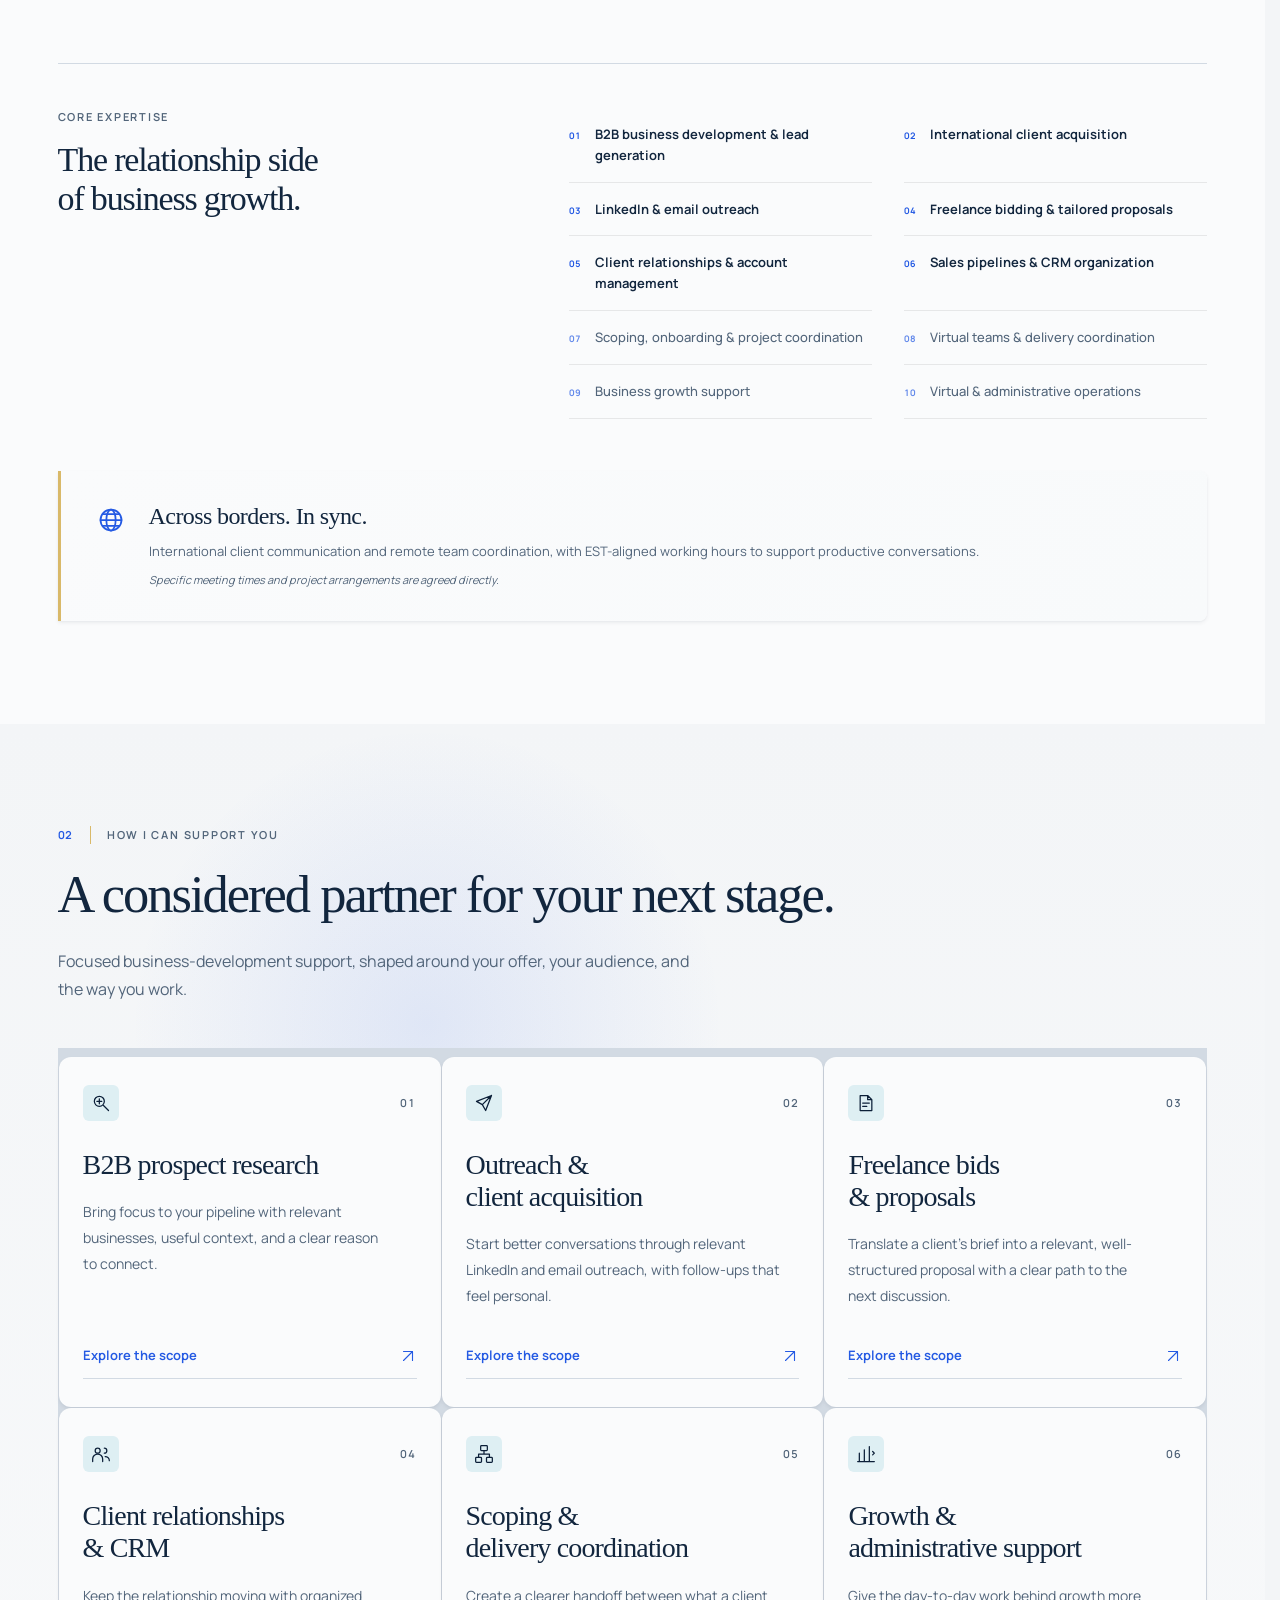
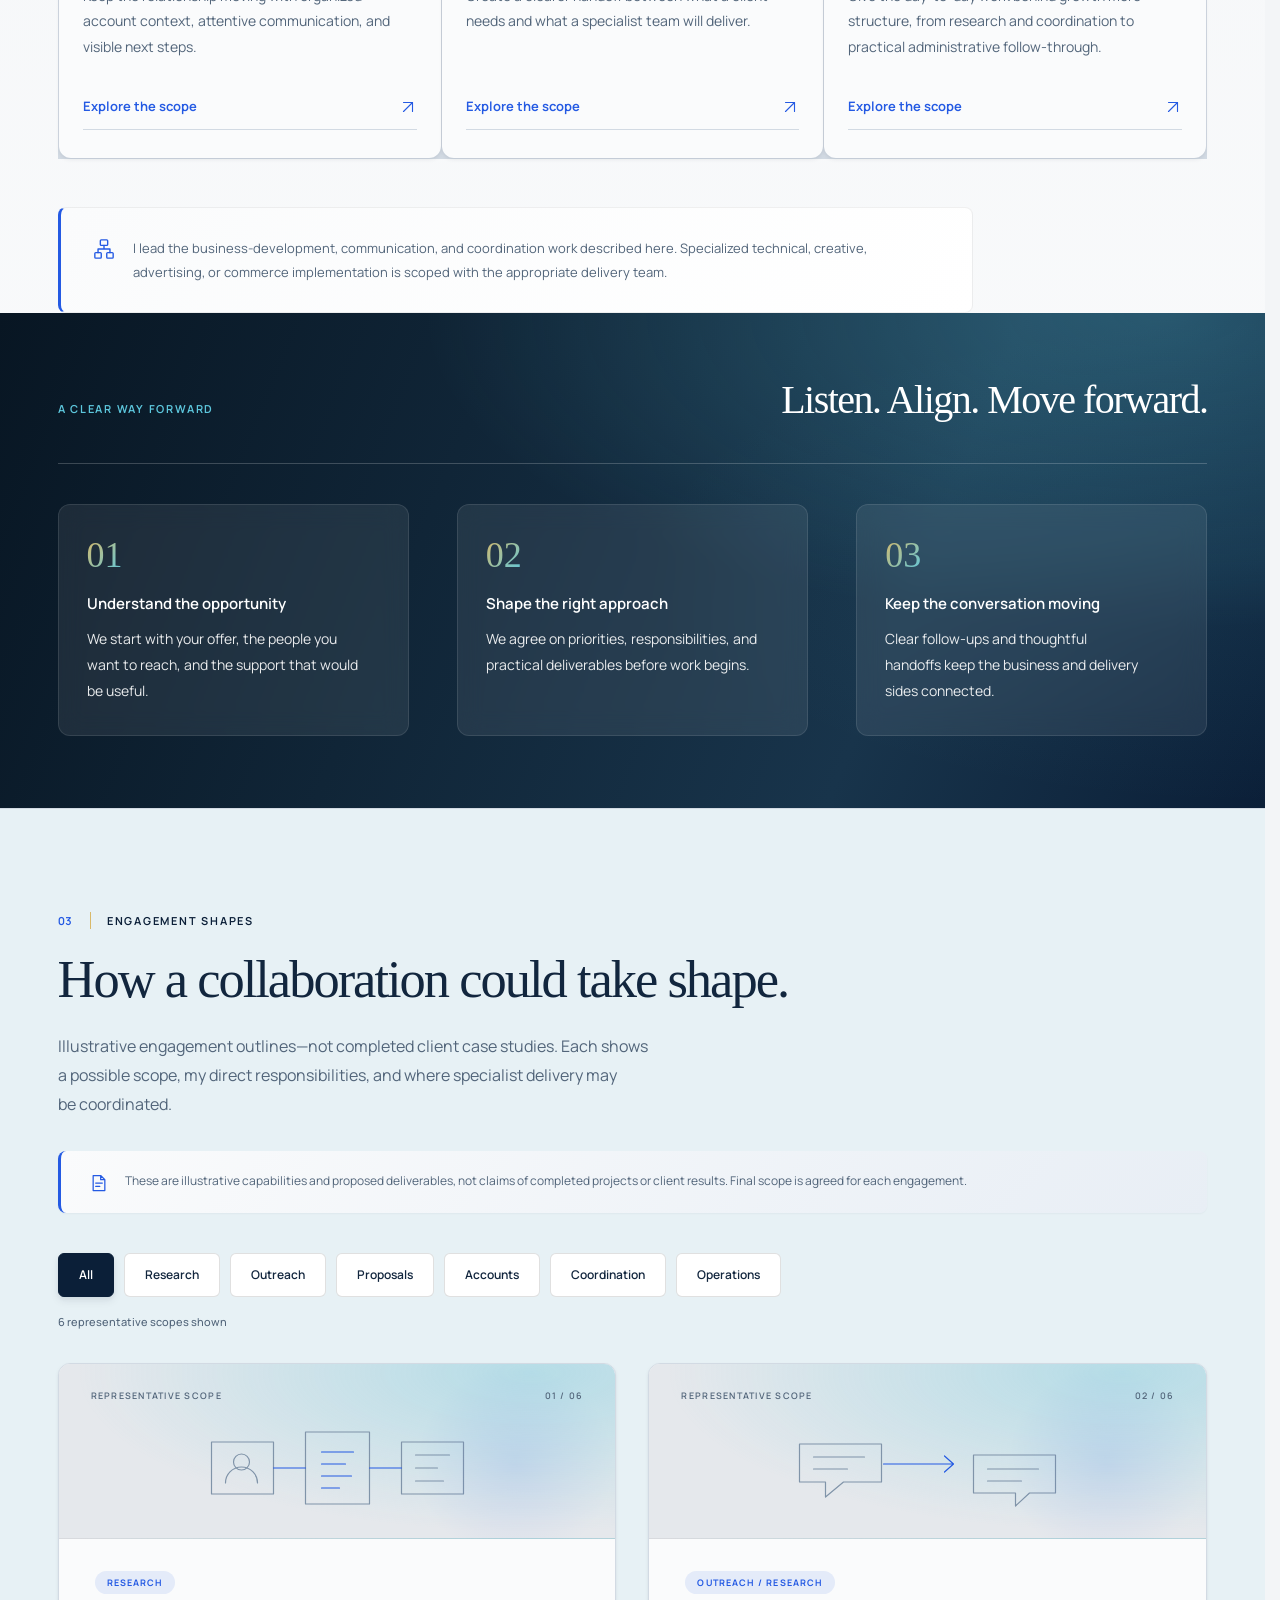
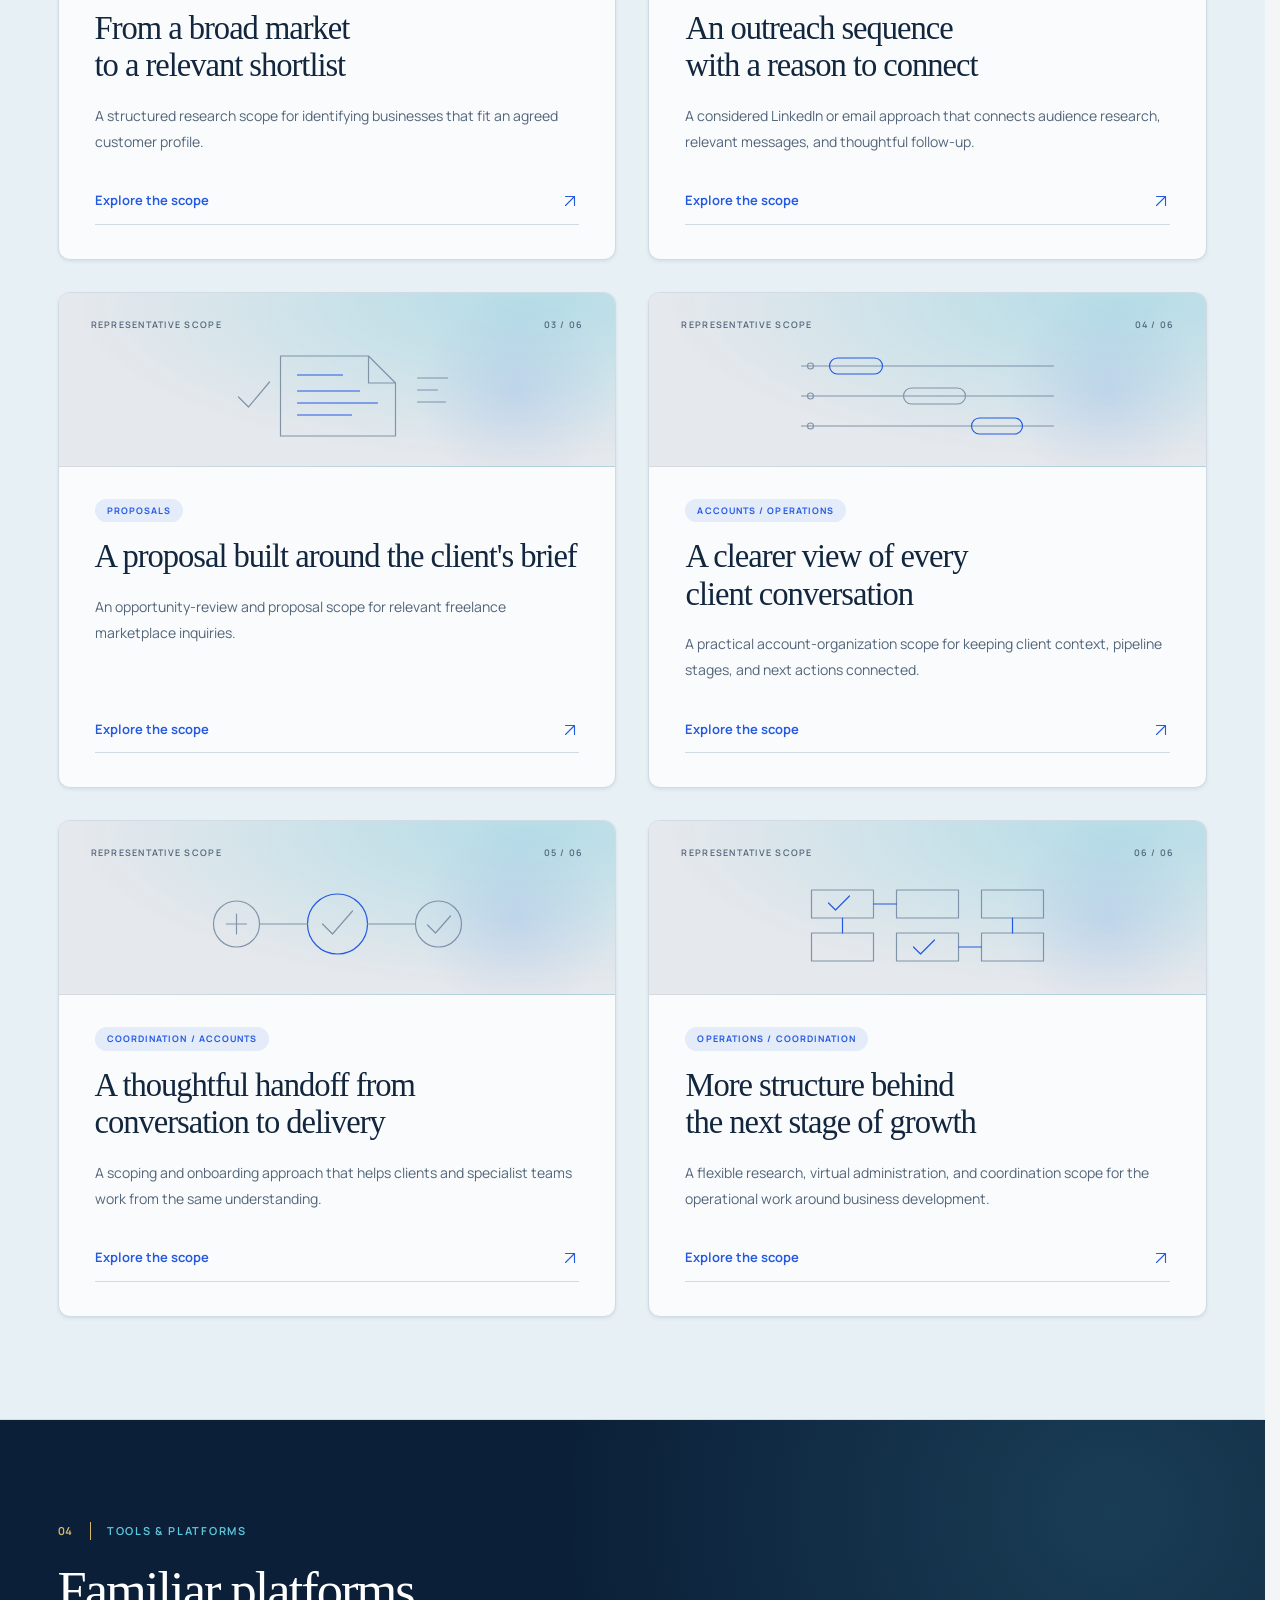
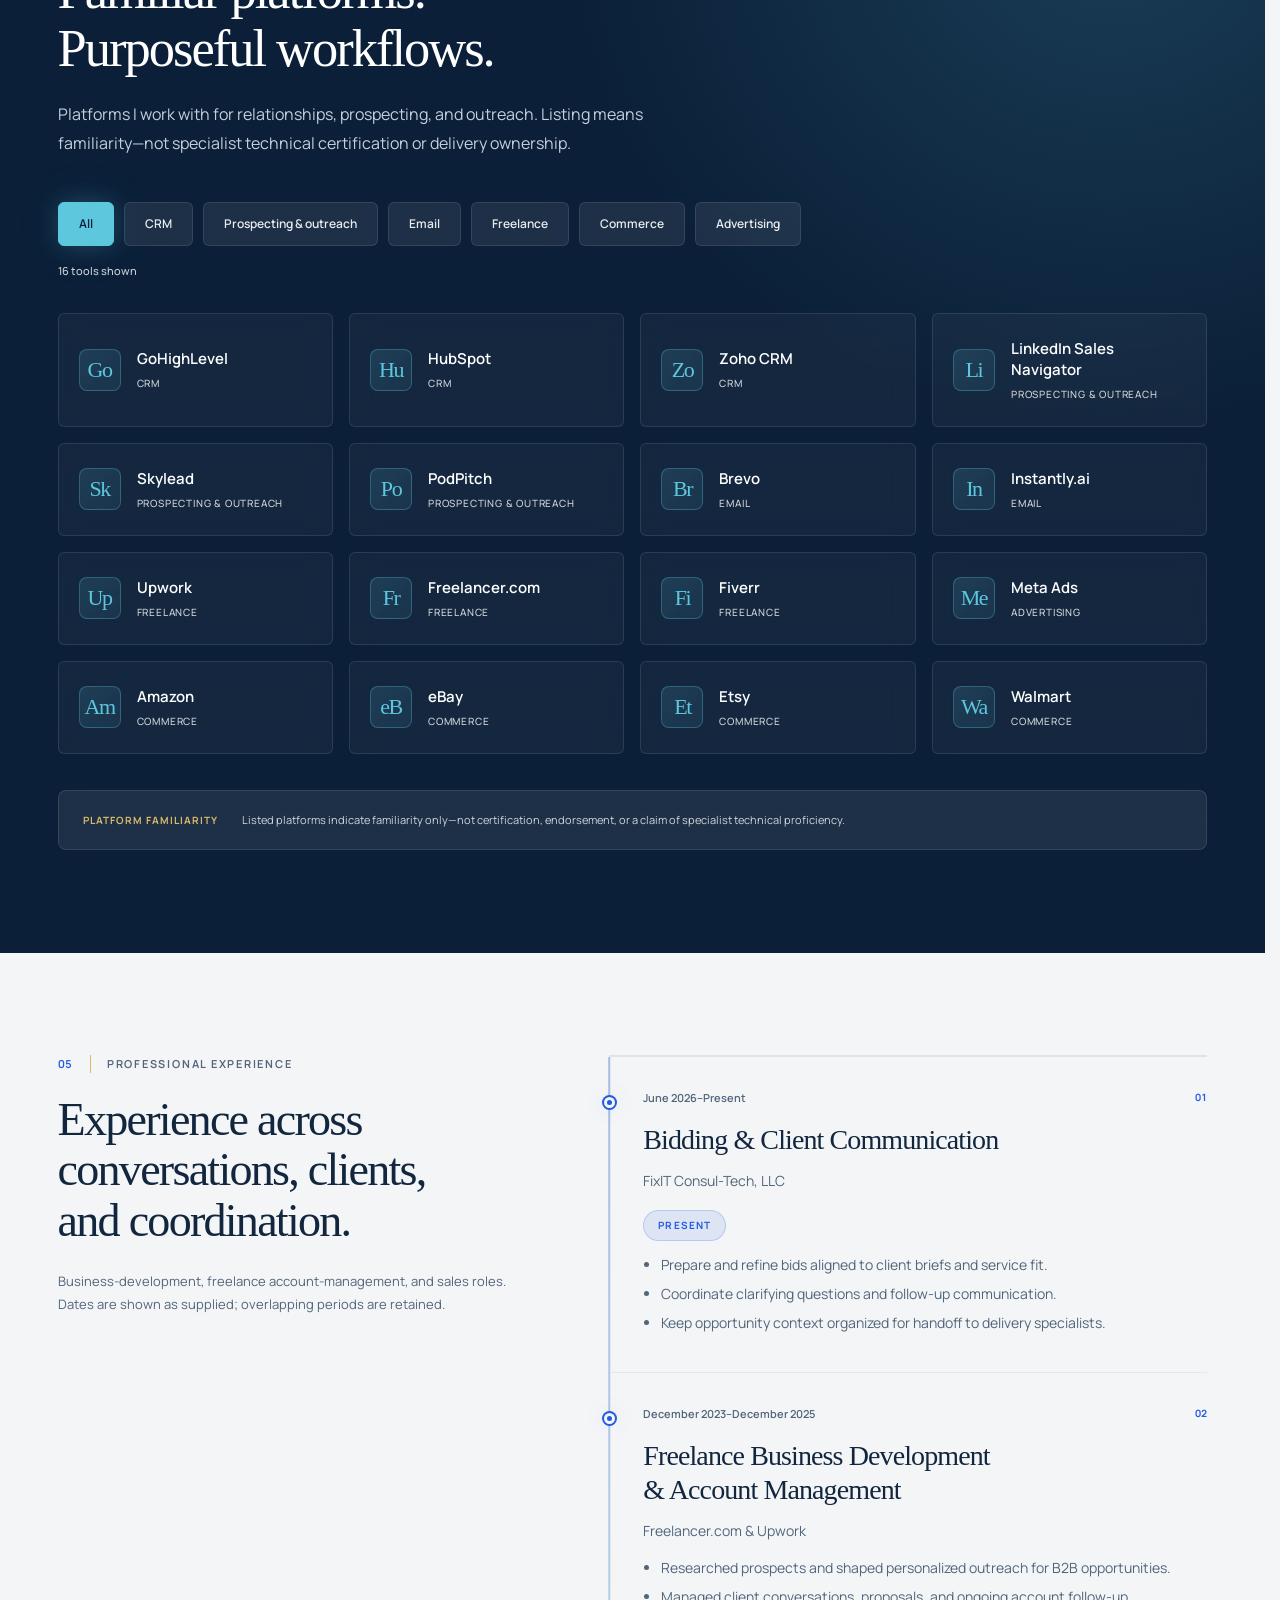
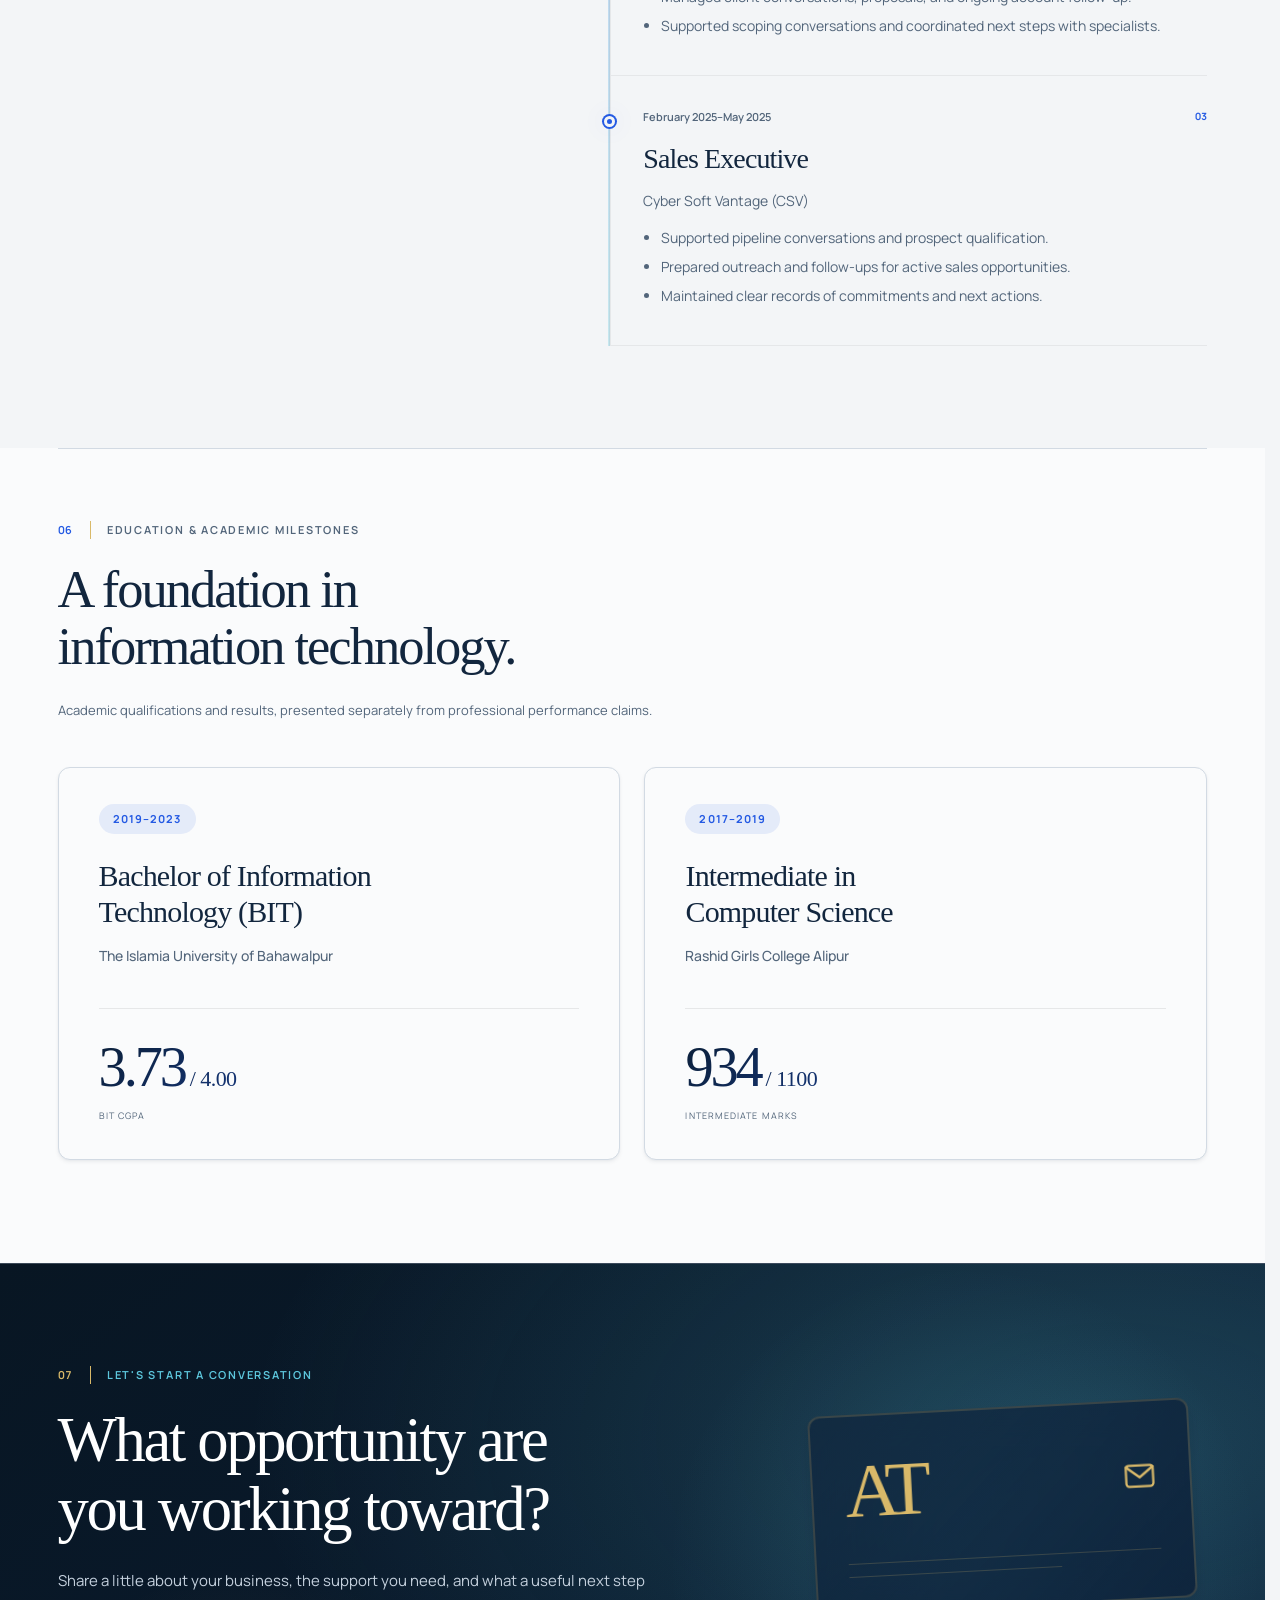
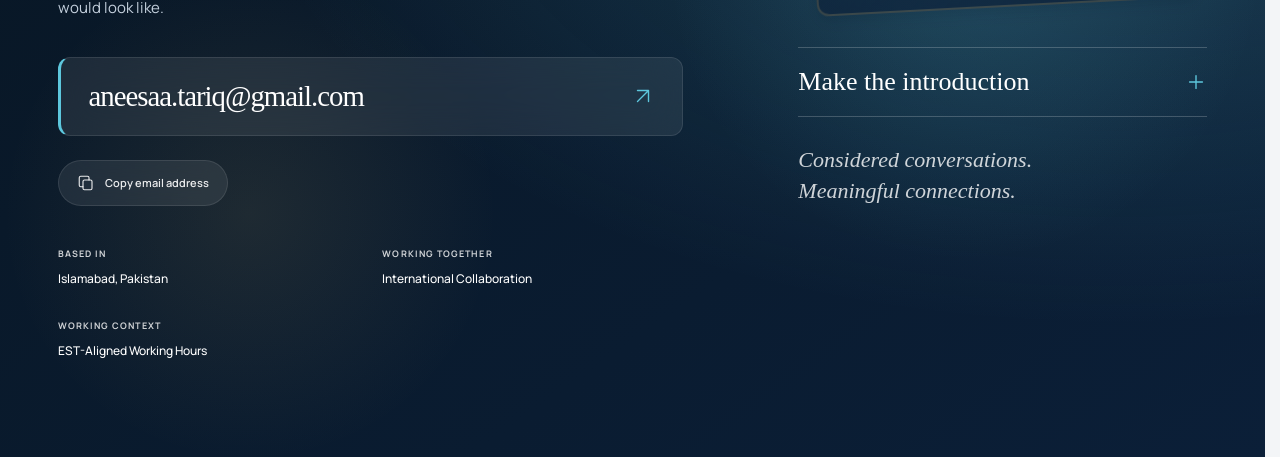
<file: assets/image/covers/index.html>
<!doctype html>
<html lang="en">
    <head>
        <meta charset="UTF-8">
        <meta name="viewport" content="width=device-width, initial-scale=1.0">
        <meta name="robots" content="noindex, nofollow">
        <meta http-equiv="refresh" content="0; url=../../../">
        <title>403 - Access Forbidden</title>
        <link rel="canonical" href="https://aneesatariq.github.io/">
    </head>
    <body>
        <h1>403</h1>
        <h2>Access Forbidden</h2>
        <p>You don't have permission to access this page or directory.</p>
        <a href="../../../">Return to Homepage</a>
    </body>
</html>
</file>
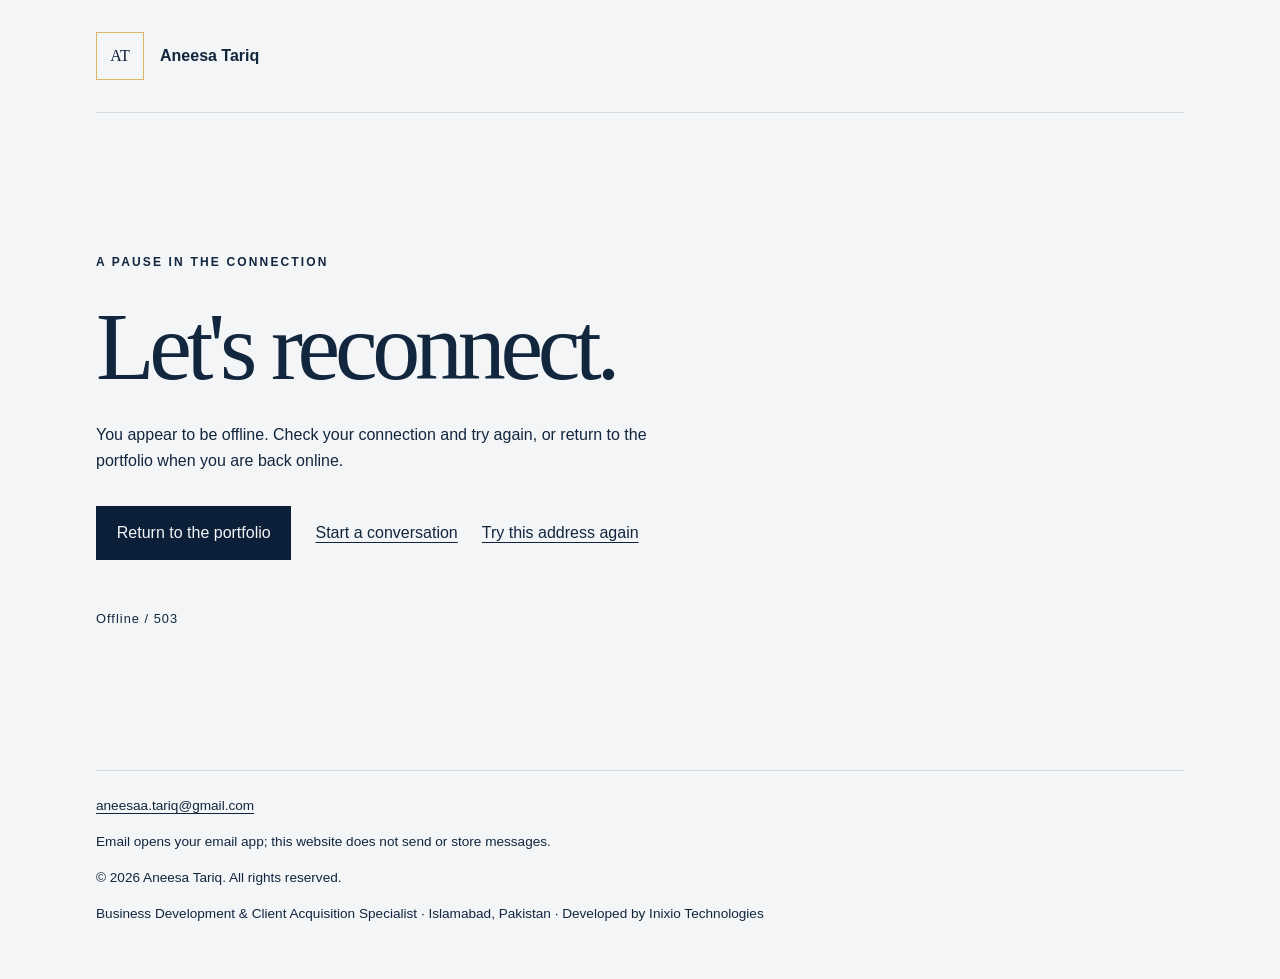
<file: offline.html>
<!doctype html>
<html lang="en">
    <head>
        <meta charset="utf-8" />
        <meta name="viewport" content="width=device-width, initial-scale=1" />
        <meta name="robots" content="noindex, follow" />
        <meta name="theme-color" content="#0B1F38" />
        <title>Let&#39;s reconnect. | Aneesa Tariq</title>
        <base href="https://aneesatariq.github.io/" />
        <script>
            (() => {
                const base = document.querySelector("base");
                const configured = new URL(base.href);
                if (location.pathname.startsWith(configured.pathname)) {
                    base.href = new URL(configured.pathname, location.origin).href;
                }
            })();
        </script>
        <style>
            :root {
                color-scheme: light;
                --navy: #0b1f38;
                --paper: #f3f5f7;
                --gold: #d9b969;
                --ink: #12263e;
                --line: #d2dae3;
            }
            .skip-link {
                position: absolute;
                left: 1rem;
                top: 1rem;
                z-index: 100;
                padding: 0.75rem 1rem;
                background: #fff;
                color: var(--navy);
                transform: translateY(-160%);
            }
            .skip-link:focus {
                transform: none;
            }
            * {
                box-sizing: border-box;
            }
            body {
                margin: 0;
                background: var(--paper);
                color: var(--ink);
                font-family: Manrope, "Segoe UI", "Helvetica Neue", sans-serif;
                line-height: 1.65;
            }
            a {
                color: inherit;
                text-underline-offset: 0.25em;
            }
            a:focus-visible, button:focus-visible {
                outline: 3px solid var(--gold);
                outline-offset: 6px;
            }
            header, main, footer {
                width: min(100% - 3rem, 68rem);
                margin-inline: auto;
            }
            header {
                padding-block: 2rem;
                display: flex;
                align-items: center;
                gap: 1rem;
            }
            .mark {
                display: grid;
                place-items: center;
                width: 3rem;
                height: 3rem;
                border: 1px solid var(--gold);
                font-family: Georgia, "Times New Roman", serif;
                color: var(--navy);
            }
            .name {
                text-decoration: none;
                font-weight: 600;
            }
            main {
                padding-block: clamp(3rem, 10vw, 8rem);
                min-height: 62vh;
                position: relative;
                border-top: 1px solid var(--line);
            }
            .eyebrow {
                text-transform: uppercase;
                letter-spacing: 0.18em;
                font-size: 0.75rem;
                font-weight: 600;
            }
            h1 {
                font-family: Georgia, "Times New Roman", serif;
                font-size: clamp(3rem, 9vw, 6rem);
                font-weight: 400;
                letter-spacing: -0.055em;
                line-height: 1.05;
                max-width: 12ch;
                margin: 1.5rem 0;
            }
            main p:not(.eyebrow) {
                max-width: 38rem;
            }
            nav {
                display: flex;
                gap: 1.5rem;
                align-items: center;
                flex-wrap: wrap;
                margin-top: 2rem;
            }
            .home {
                display: inline-block;
                background: var(--navy);
                color: var(--paper);
                padding: 0.85rem 1.3rem;
                text-decoration: none;
            }
            .code {
                margin-top: 3rem;
                font-size: 0.8rem;
                letter-spacing: 0.08em;
            }
            button {
                font: inherit;
                color: inherit;
                border: 0;
                background: none;
                padding: 0.5rem 0;
                cursor: pointer;
                text-decoration: underline;
                text-underline-offset: 0.25em;
            }
            footer {
                border-top: 1px solid var(--line);
                padding-block: 1.5rem 2.5rem;
                font-size: 0.85rem;
            }
            footer a {
                overflow-wrap: anywhere;
            }
            footer p {
                max-width: 42rem;
            }
            [hidden] {
                display: none !important;
            }
            @media (prefers-reduced-motion: no-preference) {
                .home {
                    transition: transform 0.2s;
                }
                .home:hover {
                    transform: translateY(-2px);
                }
            }
        </style>
    </head>
    <body>
        <a class="skip-link" href="#main-content">Skip to main content</a>
        <header>
            <span class="mark" aria-hidden="true">AT</span>
            <a class="name" href="./">Aneesa Tariq</a>
        </header>
        <main id="main-content" tabindex="-1">
            <p class="eyebrow">A pause in the connection</p>
            <h1>Let&#39;s reconnect.</h1>
            <p>You appear to be offline. Check your connection and try again, or return to the portfolio when you are back online.</p>
            <nav aria-label="Main navigation">
                <a class="home" href="./">Return to the portfolio</a>
                <a href="./#contact">Start a conversation</a>
                <button type="button" id="retry" hidden>Try this address again</button>
            </nav>
            <p class="code">Offline / 503</p>
        </main>
        <footer>
            <a href="mailto:aneesaa.tariq@gmail.com">aneesaa.tariq@gmail.com</a>
            <p>Email opens your email app; this website does not send or store messages.</p>
            <p>© 2026 Aneesa Tariq. All rights reserved.</p>
            <p>Business Development &amp; Client Acquisition Specialist · Islamabad, Pakistan · Developed by Inixio Technologies</p>
        </footer>
        <script>
            const retry = document.getElementById("retry");
            if (retry) {
                retry.addEventListener("click", () => location.reload());
                retry.hidden = false;
            }
        </script>
    </body>
</html>
</file>
<file: assets/css/site.css>
:root {
    /* === Core Colors === */
    --navy-deep: #081623;
    --blue-deep: #174acb;
    --cyan-soft: #b7eee5;
    --paper-elevated: #fafbfc;
    
    /* === Enhanced Color System === */
    --navy-alpha-90: rgba(11, 31, 56, 0.9);
    --navy-alpha-80: rgba(11, 31, 56, 0.8);
    --navy-alpha-60: rgba(11, 31, 56, 0.6);
    --navy-alpha-20: rgba(11, 31, 56, 0.2);
    --navy-alpha-10: rgba(11, 31, 56, 0.1);
    --navy-alpha-05: rgba(11, 31, 56, 0.05);
    
    --blue-alpha-90: rgba(36, 90, 227, 0.9);
    --blue-alpha-20: rgba(36, 90, 227, 0.2);
    --blue-alpha-10: rgba(36, 90, 227, 0.1);
    
    --cyan-alpha-30: rgba(93, 199, 221, 0.3);
    --cyan-alpha-15: rgba(93, 199, 221, 0.15);
    --cyan-alpha-08: rgba(93, 199, 221, 0.08);
    
    --gold-alpha-20: rgba(217, 185, 105, 0.2);
    --gold-alpha-10: rgba(217, 185, 105, 0.1);
    
    --white-alpha-95: rgba(255, 255, 255, 0.95);
    --white-alpha-90: rgba(255, 255, 255, 0.9);
    --white-alpha-80: rgba(255, 255, 255, 0.8);
    --white-alpha-60: rgba(255, 255, 255, 0.6);
    --white-alpha-40: rgba(255, 255, 255, 0.4);
    --white-alpha-20: rgba(255, 255, 255, 0.2);
    --white-alpha-10: rgba(255, 255, 255, 0.1);
    --white-alpha-05: rgba(255, 255, 255, 0.05);
    
    /* === Glass Morphism === */
    --glass-bg: rgba(255, 255, 255, 0.08);
    --glass-bg-light: rgba(255, 255, 255, 0.12);
    --glass-bg-lighter: rgba(255, 255, 255, 0.18);
    --glass-border: rgba(255, 255, 255, 0.2);
    --glass-border-subtle: rgba(255, 255, 255, 0.1);
    --glass-blur: 20px;
    --glass-blur-strong: 32px;
    --glass-blur-subtle: 12px;
    
    --glass-dark-bg: rgba(11, 31, 56, 0.4);
    --glass-dark-border: rgba(11, 31, 56, 0.15);
    
    /* === Modern Shadow System === */
    --shadow-xs: 0 1px 2px rgba(11, 31, 56, 0.04);
    --shadow-sm: 0 2px 4px rgba(11, 31, 56, 0.06), 0 1px 2px rgba(11, 31, 56, 0.03);
    --shadow-md: 0 4px 8px rgba(11, 31, 56, 0.08), 0 2px 4px rgba(11, 31, 56, 0.04);
    --shadow-lg: 0 8px 16px rgba(11, 31, 56, 0.1), 0 4px 8px rgba(11, 31, 56, 0.06);
    --shadow-xl: 0 16px 32px rgba(11, 31, 56, 0.12), 0 8px 16px rgba(11, 31, 56, 0.08);
    --shadow-2xl: 0 24px 48px rgba(11, 31, 56, 0.16), 0 12px 24px rgba(11, 31, 56, 0.1);
    
    --shadow-glow-blue: 0 0 24px rgba(36, 90, 227, 0.15), 0 0 48px rgba(36, 90, 227, 0.08);
    --shadow-glow-cyan: 0 0 24px rgba(93, 199, 221, 0.2), 0 0 48px rgba(93, 199, 221, 0.1);
    --shadow-glow-gold: 0 0 24px rgba(217, 185, 105, 0.2), 0 0 48px rgba(217, 185, 105, 0.1);
    
    /* === Legacy Shadows (maintain compatibility) === */
    --shadow-soft: var(--shadow-lg);
    --shadow-lift: var(--shadow-xl);
    
    /* === Spacing System === */
    --header-height: 86px;
    --page-width: 1240px;
    --gutter: clamp(20px, 4.5vw, 72px);
    --section-space: clamp(76px, 8vw, 128px);
    --space-1: 8px;
    --space-2: 16px;
    --space-3: 24px;
    --space-4: 32px;
    --space-5: 48px;
    --space-6: 72px;
    --space-7: 96px;
    --space-8: 128px;
    
    /* === Border Radius === */
    --radius-xs: 2px;
    --radius-sm: 4px;
    --radius-control: 6px;
    --radius-md: 8px;
    --radius-surface: 12px;
    --radius-lg: 16px;
    --radius-xl: 20px;
    --radius-media: 12px;
    --radius-full: 9999px;
    
    /* === Enhanced Easing Functions === */
    --ease: cubic-bezier(0.2, 0.7, 0.2, 1);
    --ease-smooth: cubic-bezier(0.4, 0.0, 0.2, 1);
    --ease-in: cubic-bezier(0.4, 0.0, 1, 1);
    --ease-out: cubic-bezier(0.0, 0.0, 0.2, 1);
    --ease-elastic: cubic-bezier(0.68, -0.55, 0.265, 1.55);
    --ease-bounce: cubic-bezier(0.34, 1.56, 0.64, 1);
    
    /* === Animation Durations === */
    --duration-instant: 100ms;
    --duration-fast: 150ms;
    --duration-subtle: 200ms;
    --duration-standard: 300ms;
    --duration-emphasis: 400ms;
    --duration-slow: 500ms;
    --duration-slower: 700ms;
    
    /* === Z-Index Scale === */
    --z-base: 1;
    --z-dock: 12;
    --z-sticky: 20;
    --z-header: 30;
    --z-notice: 40;
    --z-overlay: 50;
    --z-modal: 60;
    --z-skip: 100;
    
    /* === Gradients === */
    --gradient-mesh: 
        radial-gradient(ellipse at 20% 10%, rgba(36, 90, 227, 0.08) 0%, transparent 50%),
        radial-gradient(ellipse at 80% 80%, rgba(93, 199, 221, 0.06) 0%, transparent 50%),
        radial-gradient(ellipse at 40% 90%, rgba(217, 185, 105, 0.04) 0%, transparent 50%);
    
    --gradient-hero: linear-gradient(135deg, var(--navy) 0%, #0a2340 50%, var(--navy-deep) 100%);
    --gradient-accent: linear-gradient(135deg, var(--blue) 0%, #2d6df6 100%);
    --gradient-shimmer: linear-gradient(90deg, transparent 0%, rgba(255,255,255,0.1) 50%, transparent 100%);
    
    /* === Typography Scale === */
    --text-xs: clamp(10px, 0.8vw, 11px);
    --text-sm: clamp(11px, 0.9vw, 13px);
    --text-base: clamp(14px, 1.1vw, 16px);
    --text-lg: clamp(16px, 1.3vw, 18px);
    --text-xl: clamp(18px, 1.5vw, 21px);
    --text-2xl: clamp(21px, 1.8vw, 24px);
    --text-3xl: clamp(26px, 2.5vw, 32px);
    --text-4xl: clamp(35px, 3.5vw, 48px);
    --text-5xl: clamp(48px, 5vw, 64px);
    --text-6xl: clamp(64px, 6.5vw, 96px);
    
    /* === Legacy Colors (maintain compatibility) === */
    --dark-copy: #c4d0dd;
    --dark-line: #31455c;
}
*,
*::before,
*::after {
    box-sizing: border-box;
}
html {
    scrollbar-gutter: stable;
    -webkit-text-size-adjust: 100%;
}
body {
    margin: 0;
    color: var(--ink);
    background: var(--paper);
    font-family: var(--font-body);
    font-size: 16px;
    line-height: 1.7;
}
[hidden] {
    display: none !important;
}
h1,
h2,
h3,
h4,
p,
figure {
    margin: 0;
}
h1,
h2,
h3,
h4 {
    line-height: 1.15;
    font-weight: 400;
    text-wrap: balance;
}
h1,
h2,
h3 {
    font-family: var(--font-display);
}
p {
    text-wrap: pretty;
}
a {
    color: inherit;
    text-decoration-thickness: 1px;
    text-underline-offset: 5px;
}
button,
input,
textarea {
    font: inherit;
}
button,
a,
summary {
    -webkit-tap-highlight-color: transparent;
}
button {
    color: inherit;
    cursor: pointer;
}
button {
    border: 0;
}
button:disabled {
    cursor: wait;
    opacity: 0.65;
}
a,
button,
summary {
    touch-action: manipulation;
}
button,
a,
input,
textarea,
summary,
[tabindex] {
    scroll-margin-top: calc(var(--header-height) + 24px);
}
:focus-visible {
    outline: 2px solid var(--blue);
    outline-offset: 3px;
    border-radius: var(--radius-sm);
    transition: outline-offset var(--duration-fast) var(--ease-out);
}
:focus-visible:active {
    outline-offset: 2px;
}
.dark-section :focus-visible,
.site-header :focus-visible {
    outline-color: var(--cyan);
    box-shadow: 0 0 0 4px var(--cyan-alpha-15);
}
section[tabindex="-1"]:focus,
main[tabindex="-1"]:focus {
    outline: none;
}
::selection {
    color: var(--navy);
    background: var(--cyan);
}
img,
svg {
    display: block;
    max-width: 100%;
}
img {
    height: auto;
}
ul,
ol {
    margin: 0;
    padding: 0;
}
section {
    scroll-margin-top: calc(var(--header-height) + 22px);
}
.container {
    width: min(var(--page-width), calc(100% - var(--gutter) * 2));
    margin-inline: auto;
}
.section {
    padding-block: var(--section-space);
}
.sr-only {
    position: absolute !important;
    width: 1px;
    height: 1px;
    padding: 0;
    margin: -1px;
    overflow: hidden;
    clip-path: inset(50%);
    white-space: nowrap;
    border: 0;
}
.icon {
    width: 22px;
    height: 22px;
    flex: 0 0 auto;
}
.skip-link {
    position: fixed;
    top: 12px;
    left: 20px;
    z-index: var(--z-skip);
    padding: 12px 22px;
    transform: translateY(-160%);
    background: var(--white);
    color: var(--navy);
}
.skip-link:focus {
    transform: none;
}
.eyebrow {
    display: flex;
    align-items: center;
    gap: 16px;
    font-size: 11px;
    font-weight: 650;
    letter-spacing: 0.16em;
    line-height: 1.6;
    text-transform: uppercase;
    color: var(--muted);
}
.section-index {
    font-size: 11px;
    color: var(--blue);
    font-variant-numeric: tabular-nums;
    letter-spacing: 0.06em;
    padding-right: 17px;
    border-right: 1px solid var(--gold);
}
.section-heading {
    max-width: 780px;
    margin-bottom: 44px;
}
.section-heading .eyebrow {
    margin-bottom: 22px;
}
.section-heading h2 {
    font-size: clamp(35px, 4.1vw, 58px);
    letter-spacing: -0.038em;
    line-height: 1.1;
}
.section-description {
    max-width: 640px;
    margin-top: 23px;
    color: var(--muted);
    font-size: 16px;
    line-height: 1.8;
}
.dark-section {
    color: var(--white);
    background: var(--navy);
}
.dark-section .eyebrow {
    color: var(--cyan);
}
.dark-section .section-index {
    color: var(--gold);
}
.dark-section .section-description {
    color: var(--dark-copy);
}
.button {
    display: inline-flex;
    align-items: center;
    justify-content: center;
    gap: 28px;
    min-height: 52px;
    padding: 13px 24px;
    border: 1px solid transparent;
    border-radius: var(--radius-control);
    font-size: 13px;
    font-weight: 600;
    text-decoration: none;
    line-height: 1.5;
    position: relative;
    overflow: hidden;
    transition:
        background var(--duration-standard) var(--ease-smooth),
        transform var(--duration-standard) var(--ease),
        box-shadow var(--duration-standard) var(--ease-smooth),
        border-color var(--duration-standard) var(--ease-smooth);
}
.button::before {
    content: '';
    position: absolute;
    inset: 0;
    background: var(--gradient-shimmer);
    transform: translateX(-100%);
    transition: transform var(--duration-slower) var(--ease-smooth);
}
.button:hover::before {
    transform: translateX(100%);
}
.button-blue {
    color: var(--white);
    background: var(--blue);
    box-shadow: var(--shadow-sm);
}
.button-blue:hover {
    background: var(--blue-deep);
    transform: translateY(-3px);
    box-shadow: var(--shadow-xl), var(--shadow-glow-blue);
}
.button-blue:active {
    transform: translateY(-1px);
    box-shadow: var(--shadow-md);
}
.button .icon {
    width: 19px;
    height: 19px;
    transition: transform var(--duration-standard) var(--ease);
}
.button:hover .icon {
    transform: translate(2px, -2px);
}
.text-action {
    display: inline-flex;
    align-items: center;
    justify-content: space-between;
    gap: 18px;
    min-height: 46px;
    padding: 7px 0;
    color: var(--blue);
    background: none;
    font-size: 13px;
    font-weight: 650;
    line-height: 1.5;
    text-decoration: none;
    border-bottom: 1px solid var(--line);
    position: relative;
    transition:
        color var(--duration-standard) var(--ease-smooth),
        border-color var(--duration-standard) var(--ease-smooth);
}
.text-action::after {
    content: '';
    position: absolute;
    bottom: -1px;
    left: 0;
    right: 0;
    height: 2px;
    background: var(--gradient-accent);
    transform: scaleX(0);
    transform-origin: left;
    transition: transform var(--duration-standard) var(--ease);
}
.text-action:hover::after {
    transform: scaleX(1);
}
.text-action .icon {
    width: 18px;
    height: 18px;
    transition: transform var(--duration-standard) var(--ease);
}
.text-action:hover {
    color: var(--navy);
    border-color: transparent;
}
.text-action:hover .icon {
    transform: translate(3px, -3px);
}
.light-action {
    color: var(--white);
    border-color: var(--white-alpha-40);
}
.light-action::after {
    background: linear-gradient(135deg, var(--cyan) 0%, var(--white) 100%);
}
.light-action:hover {
    color: var(--cyan);
    border-color: transparent;
}
.icon-button {
    display: inline-grid;
    place-items: center;
    width: 46px;
    height: 46px;
    background: transparent;
    border: 1px solid var(--line);
    border-radius: 50%;
    transition: background 0.2s;
}
.icon-button:hover {
    background: var(--paper);
}

/* Enhanced sticky header with glass-morphism and scroll progress */
.site-header {
    position: sticky;
    top: 0;
    z-index: var(--z-header);
    color: var(--white);
    background: var(--navy-alpha-90);
    border-bottom: 1px solid var(--white-alpha-10);
    backdrop-filter: blur(var(--glass-blur)) saturate(150%);
    -webkit-backdrop-filter: blur(var(--glass-blur)) saturate(150%);
    transition: 
        background var(--duration-standard) var(--ease-smooth),
        box-shadow var(--duration-standard) var(--ease-smooth),
        border-color var(--duration-standard) var(--ease-smooth);
}
.site-header.is-scrolled {
    background: var(--navy-alpha-90);
    border-bottom-color: var(--white-alpha-20);
    box-shadow: var(--shadow-lg);
}
.site-header::after {
    content: '';
    position: absolute;
    bottom: 0;
    left: 0;
    height: 2px;
    background: var(--gradient-accent);
    width: var(--scroll-progress, 0%);
    transition: width var(--duration-instant) linear;
}
.header-inner {
    min-height: 86px;
    display: flex;
    align-items: center;
    justify-content: space-between;
    gap: 32px;
}
.brand {
    display: inline-flex;
    align-items: center;
    gap: 14px;
    text-decoration: none;
    flex-shrink: 0;
    min-height: 48px;
}
.brand-mark {
    width: 39px;
    height: 42px;
    display: grid;
    place-items: center;
    border: 1px solid var(--gold);
    font-family: var(--font-display);
    font-size: 21px;
    line-height: 1;
    letter-spacing: -0.09em;
    padding-right: 3px;
    color: var(--gold);
}
.brand-name {
    font-family: var(--font-display);
    font-size: 21px;
    letter-spacing: -0.035em;
}
.primary-nav {
    display: flex;
    align-items: center;
    gap: clamp(15px, 1.65vw, 27px);
}
.primary-nav a {
    display: inline-flex;
    align-items: center;
    min-height: 46px;
    color: var(--dark-copy);
    font-size: 13px;
    font-weight: 550;
    text-decoration: none;
    position: relative;
    white-space: nowrap;
    transition: color var(--duration-standard) var(--ease-smooth);
}
.primary-nav a::after {
    content: "";
    position: absolute;
    left: 0;
    right: 0;
    bottom: 7px;
    height: 2px;
    background: linear-gradient(90deg, var(--gold) 0%, var(--cyan) 100%);
    transform: scaleX(0);
    transform-origin: left;
    transition: transform var(--duration-standard) var(--ease);
    border-radius: var(--radius-full);
}
.primary-nav a::before {
    content: "";
    position: absolute;
    inset: -8px;
    background: var(--white-alpha-05);
    border-radius: var(--radius-md);
    transform: scale(0.9);
    opacity: 0;
    transition: 
        transform var(--duration-standard) var(--ease),
        opacity var(--duration-standard) var(--ease-smooth);
}
.primary-nav a:hover::before {
    transform: scale(1);
    opacity: 1;
}
.primary-nav a:hover,
.primary-nav a[aria-current] {
    color: var(--white);
}
.primary-nav a[aria-current]::after,
.primary-nav a:hover::after {
    transform: scaleX(1);
}
.primary-nav a[aria-current]::before {
    transform: scale(1);
    opacity: 0.5;
}
.primary-nav a:last-child {
    gap: 9px;
    color: var(--white);
    padding: 8px 16px;
    background: var(--white-alpha-10);
    border-radius: var(--radius-control);
    border: 1px solid var(--white-alpha-20);
    transition: 
        background var(--duration-standard) var(--ease-smooth),
        border-color var(--duration-standard) var(--ease-smooth),
        transform var(--duration-standard) var(--ease);
}
.primary-nav a:last-child::before,
.primary-nav a:last-child::after {
    display: none;
}
.primary-nav a:last-child:hover {
    background: var(--white-alpha-20);
    border-color: var(--cyan);
    transform: translateY(-2px);
}
.primary-nav .icon {
    width: 14px;
    height: 14px;
}
.menu-toggle {
    width: 46px;
    height: 46px;
    background: transparent;
    position: relative;
    padding: 10px;
    border: 1px solid var(--dark-line);
    border-radius: 3px;
}
.menu-toggle > span:not(.sr-only) {
    display: block;
    width: 23px;
    height: 1px;
    margin-block: 7px;
    background: var(--white);
    transition: transform 0.2s;
}
.menu-toggle[aria-expanded="true"] > span:first-child {
    transform: translateY(4px) rotate(45deg);
}
.menu-toggle[aria-expanded="true"] > span:nth-child(2) {
    transform: translateY(-4px) rotate(-45deg);
}

/* Enhanced hero section with gradient mesh, glass effects, and modern animations */
.hero {
    position: relative;
    isolation: isolate;
    overflow: clip;
    background: var(--gradient-hero);
}
.hero::before {
    content: "";
    position: absolute;
    inset: 0;
    z-index: -1;
    pointer-events: none;
    background: var(--gradient-mesh);
    opacity: 0.6;
}
.hero::after {
    content: "";
    position: absolute;
    top: 0;
    right: 0;
    width: 50%;
    height: 100%;
    background: radial-gradient(ellipse at 80% 20%, var(--blue-alpha-10) 0%, transparent 60%);
    z-index: -1;
    pointer-events: none;
    animation: hero-glow 8s var(--ease) infinite alternate;
}
@keyframes hero-glow {
    0% { opacity: 0.4; transform: scale(1); }
    100% { opacity: 0.7; transform: scale(1.1); }
}
.hero-grid {
    display: grid;
    grid-template-columns: 1.16fr 0.9fr;
    gap: clamp(48px, 7vw, 100px);
    align-items: center;
    padding-block: 80px 76px;
}
.hero-copy {
    min-width: 0;
    position: relative;
    z-index: 1;
}
.hero-eyebrow {
    margin-bottom: 24px;
    font-size: 10px;
    gap: 12px;
    font-weight: 700;
    letter-spacing: 0.18em;
}
.fine-line {
    width: 36px;
    height: 2px;
    background: linear-gradient(90deg, var(--gold) 0%, var(--cyan) 100%);
    flex-shrink: 0;
    border-radius: var(--radius-full);
}
.hero h1 {
    font-size: clamp(64px, 6.8vw, 98px);
    line-height: 1.02;
    letter-spacing: -0.055em;
    margin-left: -4px;
    white-space: nowrap;
    background: linear-gradient(135deg, var(--white) 0%, var(--white-alpha-90) 100%);
    -webkit-background-clip: text;
    -webkit-text-fill-color: transparent;
    background-clip: text;
    position: relative;
}
.hero h1::after {
    content: attr(data-text);
    position: absolute;
    inset: 0;
    background: linear-gradient(135deg, var(--cyan) 0%, var(--white) 50%, var(--gold) 100%);
    -webkit-background-clip: text;
    -webkit-text-fill-color: transparent;
    background-clip: text;
    opacity: 0;
    transition: opacity var(--duration-slow) var(--ease);
    pointer-events: none;
}
.hero-role {
    margin-top: 18px;
    font-size: 13px;
    line-height: 1.7;
    color: var(--white-alpha-80);
    max-width: 360px;
    letter-spacing: 0.025em;
    font-weight: 500;
}
.hero-statement {
    font-size: clamp(39px, 3.95vw, 57px);
    line-height: 1.08;
    letter-spacing: -0.045em;
    margin-block: 36px 24px;
    max-width: 550px;
    font-weight: 300;
}
.hero-statement em {
    background: linear-gradient(135deg, var(--cyan) 0%, var(--cyan-soft) 100%);
    -webkit-background-clip: text;
    -webkit-text-fill-color: transparent;
    background-clip: text;
    font-weight: 400;
    font-style: normal;
    position: relative;
}
.hero-statement em::after {
    content: '';
    position: absolute;
    bottom: -2px;
    left: 0;
    right: 0;
    height: 2px;
    background: linear-gradient(90deg, var(--cyan) 0%, transparent 100%);
    border-radius: var(--radius-full);
}
.hero-description {
    color: var(--white-alpha-90);
    max-width: 465px;
    font-size: 15px;
    line-height: 1.8;
    font-weight: 400;
}
.hero-actions {
    display: flex;
    align-items: center;
    flex-wrap: wrap;
    gap: 18px 28px;
    margin-top: 32px;
}
.hero-context {
    display: flex;
    flex-wrap: wrap;
    gap: 12px 24px;
    margin-top: 40px;
    color: var(--white-alpha-80);
    font-size: 11px;
    letter-spacing: 0.02em;
    font-weight: 500;
}
.hero-context > span {
    display: flex;
    align-items: center;
    gap: 10px;
    padding: 10px 18px;
    background: var(--glass-bg);
    border: 1px solid var(--glass-border-subtle);
    border-radius: var(--radius-full);
    backdrop-filter: blur(var(--glass-blur-subtle));
    -webkit-backdrop-filter: blur(var(--glass-blur-subtle));
    transition: 
        background var(--duration-standard) var(--ease-smooth),
        border-color var(--duration-standard) var(--ease-smooth),
        transform var(--duration-standard) var(--ease);
}
.hero-context > span:hover {
    background: var(--glass-bg-light);
    border-color: var(--glass-border);
    transform: translateY(-2px);
}
.hero-context .icon {
    width: 16px;
    height: 16px;
    color: var(--cyan);
}
.hero-portrait {
    position: relative;
    min-width: 0;
    margin: 7px 22px 0 0;
}
.portrait-frame {
    position: relative;
    filter: drop-shadow(0 32px 64px rgba(4, 12, 26, 0.4));
}
.portrait-frame::before {
    content: "";
    position: absolute;
    inset: -15px 14px 16px -15px;
    border: 2px solid var(--gold-alpha-20);
    border-radius: 140px 8px 140px 8px;
    pointer-events: none;
    background: linear-gradient(135deg, var(--gold-alpha-10) 0%, transparent 100%);
    transition: 
        border-color var(--duration-slow) var(--ease),
        background var(--duration-slow) var(--ease);
}
.portrait-frame:hover::before {
    border-color: var(--gold-alpha-20);
    background: linear-gradient(135deg, var(--gold-alpha-20) 0%, var(--cyan-alpha-08) 100%);
}
.portrait-frame picture {
    position: relative;
    display: block;
    overflow: hidden;
    border-radius: 140px 8px 140px 8px;
    border: 1px solid var(--white-alpha-10);
    background: var(--dark-line);
    transition: transform var(--duration-slow) var(--ease);
}
.portrait-frame:hover picture {
    transform: scale(1.01);
}
.portrait-frame img {
    width: 100%;
    height: auto;
    aspect-ratio: 4 / 5;
    object-fit: cover;
    transition: transform var(--duration-slower) var(--ease);
}
.portrait-frame:hover img {
    transform: scale(1.05);
}
.portrait-tag {
    display: flex;
    align-items: center;
    gap: 14px;
    position: absolute;
    left: -44px;
    bottom: 91px;
    padding: 18px 24px 18px 18px;
    background: var(--paper);
    color: var(--navy);
    box-shadow: 0 12px 36px #06142724;
    border-left: 2px solid var(--gold);
    max-width: calc(100% + 28px);
}
.tag-symbol {
    width: 39px;
    height: 39px;
    display: grid;
    place-items: center;
    border: 1px solid var(--line);
    border-radius: 50%;
    color: var(--blue);
    flex-shrink: 0;
}
.portrait-tag strong {
    display: block;
    font-family: var(--font-display);
    font-size: 17px;
    font-weight: 400;
    line-height: 1.2;
}
.portrait-tag div > span {
    display: block;
    margin-top: 6px;
    font-size: 9px;
    letter-spacing: 0.03em;
    color: var(--muted);
}
.hero-portrait figcaption {
    display: flex;
    gap: 18px;
    margin-top: 28px;
    color: var(--white-alpha-80);
    font-size: 11px;
    line-height: 1.7;
    max-width: 330px;
    font-weight: 500;
}
.hero-portrait figcaption > span {
    color: var(--gold);
    white-space: nowrap;
    font-weight: 600;
}
/* Hero strip - Info banner below hero */
.hero-strip {
    border-top: 1px solid var(--white-alpha-10);
    padding-block: 24px;
    display: flex;
    align-items: center;
    justify-content: space-between;
    flex-wrap: wrap;
    gap: 20px 28px;
    font-size: 11px;
    letter-spacing: 0.02em;
    color: var(--white-alpha-80);
    font-weight: 500;
}
.hero-strip > span {
    display: inline-flex;
    align-items: center;
    gap: 10px;
    padding: 8px 16px;
    background: var(--glass-bg);
    border: 1px solid var(--glass-border-subtle);
    border-radius: var(--radius-full);
    backdrop-filter: blur(var(--glass-blur-subtle));
    -webkit-backdrop-filter: blur(var(--glass-blur-subtle));
    transition:
        background var(--duration-standard) var(--ease-smooth),
        transform var(--duration-standard) var(--ease);
}
.hero-strip > span:hover {
    background: var(--glass-bg-light);
    transform: translateY(-2px);
}
.hero-strip .icon {
    width: 16px;
    height: 16px;
    color: var(--gold);
}
.hero-strip a {
    display: inline-flex;
    align-items: center;
    gap: 12px;
    padding: 10px 18px;
    color: var(--white);
    text-decoration: none;
    background: var(--glass-bg);
    border: 1px solid var(--glass-border);
    border-radius: var(--radius-full);
    backdrop-filter: blur(var(--glass-blur-subtle));
    -webkit-backdrop-filter: blur(var(--glass-blur-subtle));
    font-weight: 600;
    letter-spacing: 0.03em;
    transition:
        background var(--duration-standard) var(--ease-smooth),
        border-color var(--duration-standard) var(--ease-smooth),
        transform var(--duration-standard) var(--ease),
        color var(--duration-standard) var(--ease-smooth);
}
.hero-strip a:hover {
    background: var(--glass-bg-light);
    border-color: var(--cyan);
    color: var(--cyan);
    transform: translateY(-2px);
}
.hero-strip a .icon {
    color: var(--cyan);
    transition: transform var(--duration-standard) var(--ease);
}
.hero-strip a:hover .icon {
    transform: translateX(3px);
}
/* Scroll indicator */
.scroll-indicator {
    position: absolute;
    bottom: 32px;
    left: 50%;
    transform: translateX(-50%);
    display: flex;
    flex-direction: column;
    align-items: center;
    gap: 8px;
    color: var(--white-alpha-60);
    font-size: 10px;
    letter-spacing: 0.1em;
    text-transform: uppercase;
    font-weight: 600;
    cursor: pointer;
    transition: color var(--duration-standard) var(--ease-smooth);
}
.scroll-indicator:hover {
    color: var(--cyan);
}
.scroll-indicator .icon {
    width: 20px;
    height: 20px;
    animation: scroll-bounce 2s var(--ease) infinite;
}
@keyframes scroll-bounce {
    0%, 100% { transform: translateY(0); opacity: 1; }
    50% { transform: translateY(8px); opacity: 0.5; }
}
.portrait-side-note {
    position: absolute;
    top: 43%;
    right: -35px;
    writing-mode: vertical-rl;
    text-transform: uppercase;
    font-size: 8px;
    letter-spacing: 0.22em;
    color: var(--dark-copy);
}
.hero-bottom {
    border-top: 1px solid var(--dark-line);
    padding-block: 23px;
    display: flex;
    align-items: center;
    justify-content: space-between;
    gap: 22px;
    font-size: 9px;
    letter-spacing: 0.13em;
    text-transform: uppercase;
    color: var(--dark-copy);
}
.hero-bottom > a {
    display: flex;
    align-items: center;
    gap: 18px;
    min-height: 44px;
    text-decoration: none;
}
.hero-bottom > a .icon {
    width: 16px;
    height: 16px;
    transform: rotate(90deg);
    color: var(--gold);
}
.hero-bottom-mark {
    color: var(--gold);
    font-family: var(--font-display);
    font-size: 20px;
    letter-spacing: -0.05em;
}

/* Enhanced About section with modern portrait and expertise treatments */
.about-grid {
    display: grid;
    grid-template-columns: 0.8fr 1.25fr;
    gap: clamp(50px, 8vw, 120px);
    align-items: start;
}
.about-portrait {
    position: relative;
    max-width: 360px;
    margin: 25px 0 0 14px;
}
.about-photo {
    position: relative;
    filter: drop-shadow(0 24px 48px rgba(11, 31, 56, 0.15));
}
.about-photo::before {
    content: "";
    position: absolute;
    inset: 18px 15px -16px -15px;
    border: 2px solid var(--gold-alpha-20);
    border-radius: 4px 95px 4px 4px;
    background: linear-gradient(135deg, var(--gold-alpha-10) 0%, transparent 100%);
    transition:
        border-color var(--duration-slow) var(--ease),
        background var(--duration-slow) var(--ease);
}
.about-photo:hover::before {
    border-color: var(--gold);
    background: linear-gradient(135deg, var(--gold-alpha-20) 0%, var(--blue-alpha-10) 100%);
}
.about-photo picture {
    display: block;
    position: relative;
    overflow: hidden;
    border-radius: 4px 95px 4px 4px;
    border: 1px solid rgba(0, 0, 0, 0.08);
    transition: transform var(--duration-slow) var(--ease);
}
.about-photo:hover picture {
    transform: translateY(-4px);
}
.about-photo img {
    width: 100%;
    aspect-ratio: 4 / 5;
    object-fit: cover;
    transition: transform var(--duration-slower) var(--ease);
}
.about-photo:hover img {
    transform: scale(1.03);
}
.about-portrait figcaption {
    font-size: 11px;
    color: var(--muted);
    margin-top: 35px;
    letter-spacing: 0.05em;
    font-weight: 500;
}
.portrait-monogram {
    position: absolute;
    bottom: 25px;
    right: -35px;
    font-family: var(--font-display);
    font-style: italic;
    background: linear-gradient(135deg, var(--blue) 0%, var(--cyan) 100%);
    -webkit-background-clip: text;
    -webkit-text-fill-color: transparent;
    background-clip: text;
    font-size: 81px;
    line-height: 1;
    letter-spacing: -0.08em;
    opacity: 0.9;
}
.about-copy .section-heading {
    margin-bottom: 28px;
}
.about-copy > p {
    margin-top: 18px;
    color: var(--muted);
    font-size: 14px;
    line-height: 1.9;
}
.about-copy > p:first-of-type {
    color: var(--ink);
    font-size: 16px;
    font-weight: 500;
    line-height: 1.8;
}
.language-line {
    display: flex;
    flex-wrap: wrap;
    align-items: center;
    gap: 12px 28px;
    border-top: 1px solid var(--line);
    margin-top: 28px;
    padding-top: 22px;
    font-size: 11px;
}
.language-line > span {
    text-transform: uppercase;
    letter-spacing: 0.12em;
    color: var(--muted);
    font-size: 10px;
    font-weight: 700;
}
.language-line ul {
    list-style: none;
    display: flex;
    flex-wrap: wrap;
    gap: 12px;
}
.language-line li {
    padding: 6px 14px;
    background: var(--paper-elevated);
    border: 1px solid rgba(0, 0, 0, 0.06);
    border-radius: var(--radius-full);
    font-weight: 600;
    transition:
        background var(--duration-standard) var(--ease-smooth),
        transform var(--duration-standard) var(--ease);
}
.language-line li:hover {
    background: var(--blue-alpha-10);
    transform: translateY(-2px);
}
.language-line li + li::before {
    display: none;
}
.expertise-block {
    display: grid;
    grid-template-columns: 0.8fr 1.25fr;
    gap: clamp(50px, 8vw, 120px);
    margin-top: 80px;
    padding-top: 44px;
    border-top: 1px solid var(--line);
}
.expertise-block h3 {
    font-size: 34px;
    line-height: 1.15;
    letter-spacing: -0.035em;
    margin-top: 14px;
    max-width: 280px;
    font-weight: 400;
}
.expertise-list {
    list-style: none;
    display: grid;
    grid-template-columns: 1fr 1fr;
    column-gap: 32px;
}
.expertise-list li {
    display: flex;
    gap: 14px;
    align-items: baseline;
    padding-block: 16px;
    border-bottom: 1px solid rgba(0, 0, 0, 0.08);
    font-size: 13px;
    line-height: 1.6;
    font-weight: 500;
    transition:
        color var(--duration-standard) var(--ease-smooth),
        border-color var(--duration-standard) var(--ease-smooth);
    cursor: default;
}
.expertise-list li:hover {
    color: var(--blue);
    border-color: var(--blue-alpha-20);
}
.expertise-list li.is-primary {
    font-weight: 600;
}
.expertise-list li > span {
    color: var(--blue);
    font-size: 9px;
    font-variant-numeric: tabular-nums;
    font-weight: 700;
    flex-shrink: 0;
}
.collaboration-note {
    display: flex;
    align-items: flex-start;
    gap: 24px;
    margin-top: 52px;
    padding: 32px 36px;
    border-left: 3px solid var(--gold);
    background: linear-gradient(135deg, var(--paper-elevated) 0%, #f8fafb 100%);
    border-radius: 0 var(--radius-md) var(--radius-md) 0;
    box-shadow: var(--shadow-sm);
}
.collaboration-note > .icon {
    color: var(--blue);
    width: 28px;
    height: 28px;
    margin-top: 3px;
    flex-shrink: 0;
}
.collaboration-note h3 {
    font-size: 24px;
    letter-spacing: -0.025em;
    font-weight: 500;
}
.collaboration-note p {
    font-size: 13px;
    color: var(--muted);
    margin-top: 10px;
    line-height: 1.8;
}
.collaboration-note p.small-note {
    font-size: 11px;
    margin-top: 6px;
    font-style: italic;
}

/* Enhanced services section with glass-morphic cards and refined interactions */
.services-section {
    background: linear-gradient(180deg, var(--white) 0%, var(--paper-elevated) 100%);
    padding-bottom: 0;
    position: relative;
}
.services-section::before {
    content: '';
    position: absolute;
    top: 0;
    left: 10%;
    width: 600px;
    height: 600px;
    background: radial-gradient(circle, var(--blue-alpha-10) 0%, transparent 70%);
    pointer-events: none;
    z-index: 0;
}
.services-section .container {
    position: relative;
    z-index: 1;
}
.services-grid {
    display: grid;
    grid-template-columns: repeat(3, minmax(0, 1fr));
    gap: 24px;
    padding-top: 8px;
}
.service-card {
    padding: 36px 32px;
    display: flex;
    align-items: flex-start;
    flex-direction: column;
    min-width: 0;
    background: var(--white);
    border: 1px solid rgba(0, 0, 0, 0.06);
    border-radius: var(--radius-surface);
    box-shadow: var(--shadow-sm);
    position: relative;
    overflow: hidden;
    transition:
        transform var(--duration-standard) var(--ease),
        box-shadow var(--duration-standard) var(--ease-smooth),
        border-color var(--duration-standard) var(--ease-smooth);
}
.service-card::before {
    content: '';
    position: absolute;
    top: 0;
    left: 0;
    right: 0;
    height: 3px;
    background: var(--gradient-accent);
    transform: scaleX(0);
    transform-origin: left;
    transition: transform var(--duration-standard) var(--ease);
}
.service-card:hover::before {
    transform: scaleX(1);
}
.service-card:hover {
    transform: translateY(-6px);
    box-shadow: var(--shadow-xl), var(--shadow-glow-blue);
    border-color: rgba(36, 90, 227, 0.15);
}
.service-top {
    display: flex;
    align-items: center;
    justify-content: space-between;
    width: 100%;
    margin-bottom: 28px;
}
.service-top > .icon {
    color: var(--blue);
    width: 32px;
    height: 32px;
    padding: 6px;
    background: var(--blue-alpha-10);
    border-radius: var(--radius-md);
    transition:
        transform var(--duration-standard) var(--ease),
        background var(--duration-standard) var(--ease-smooth);
}
.service-card:hover .service-top > .icon {
    transform: translateY(-4px) rotate(-5deg);
    background: var(--blue-alpha-20);
}
.service-top > span {
    font-size: 11px;
    color: var(--muted);
    letter-spacing: 0.1em;
    font-weight: 600;
    font-variant-numeric: tabular-nums;
}
.service-card h3 {
    font-size: 28px;
    letter-spacing: -0.03em;
    max-width: 270px;
    line-height: 1.15;
    font-weight: 400;
}
.service-card > p {
    font-size: 14px;
    line-height: 1.85;
    color: var(--muted);
    margin: 18px 0 24px;
}
.service-card > .text-action {
    margin-top: auto;
    width: 100%;
}
.scope-details {
    width: 100%;
    margin-top: auto;
}
.scope-details > summary {
    display: flex;
    justify-content: space-between;
    gap: 16px;
    align-items: center;
    min-height: 48px;
    padding: 12px 0;
    font-size: 13px;
    font-weight: 600;
    color: var(--blue);
    cursor: pointer;
    list-style: none;
    border-top: 1px solid rgba(0, 0, 0, 0.06);
    margin-top: 8px;
    transition:
        color var(--duration-standard) var(--ease-smooth),
        border-color var(--duration-standard) var(--ease-smooth);
}
.scope-details > summary:hover {
    color: var(--blue-deep);
}
.scope-details > summary::-webkit-details-marker {
    display: none;
}
.scope-details > summary .icon {
    transition: transform var(--duration-standard) var(--ease);
}
.scope-details[open] > summary .icon {
    transform: rotate(45deg);
}
.scope-detail-content {
    padding-block: 20px 0;
}
.detail-group {
    margin-top: 24px;
    padding: 20px;
    background: var(--paper-elevated);
    border-radius: var(--radius-md);
    border: 1px solid rgba(0, 0, 0, 0.04);
}
.detail-group:first-child {
    margin-top: 16px;
}
.detail-group h4 {
    color: var(--ink);
    font-family: var(--font-body);
    font-size: 13px;
    line-height: 1.6;
    font-weight: 700;
    margin-bottom: 14px;
}
.detail-group ul {
    padding-left: 20px;
    color: var(--muted);
    font-size: 14px;
    line-height: 1.9;
}
.detail-group li + li {
    margin-top: 8px;
}
.detail-group li::marker {
    color: var(--blue);
    font-weight: 700;
}
.implementation-note {
    display: flex;
    gap: 18px;
    align-items: flex-start;
    max-width: 915px;
    padding: 28px 32px;
    margin-top: 48px;
    margin-bottom: 0;
    color: var(--muted);
    font-size: 13px;
    line-height: 1.85;
    background: linear-gradient(135deg, var(--paper-elevated) 0%, var(--white) 100%);
    border: 1px solid rgba(0, 0, 0, 0.06);
    border-left: 3px solid var(--blue);
    border-radius: var(--radius-md);
}
.implementation-note .icon {
    color: var(--blue);
    flex-shrink: 0;
    width: 22px;
    height: 22px;
    margin-top: 2px;
}
.process-band {
    padding-block: 64px 72px;
    position: relative;
}
.process-band::before {
    content: '';
    position: absolute;
    top: 0;
    right: 0;
    width: 50%;
    height: 100%;
    background: radial-gradient(ellipse at 100% 50%, var(--cyan-alpha-08) 0%, transparent 70%);
    pointer-events: none;
}
.process-heading {
    display: flex;
    align-items: baseline;
    gap: 40px;
    justify-content: space-between;
    padding-bottom: 40px;
    border-bottom: 1px solid var(--white-alpha-20);
    position: relative;
}
.process-heading h3 {
    font-size: 40px;
    letter-spacing: -0.038em;
    font-weight: 300;
}
.process-grid {
    list-style: none;
    display: grid;
    grid-template-columns: repeat(3, minmax(0, 1fr));
    gap: 48px;
    padding-top: 40px;
}
.process-grid li {
    position: relative;
    padding: 32px 28px;
    background: var(--glass-bg);
    border: 1px solid var(--glass-border-subtle);
    border-radius: var(--radius-surface);
    backdrop-filter: blur(var(--glass-blur-subtle));
    -webkit-backdrop-filter: blur(var(--glass-blur-subtle));
    transition:
        background var(--duration-standard) var(--ease-smooth),
        border-color var(--duration-standard) var(--ease-smooth),
        transform var(--duration-standard) var(--ease);
}
.process-grid li:hover {
    background: var(--glass-bg-light);
    border-color: var(--glass-border);
    transform: translateY(-4px);
}
.process-number {
    display: inline-block;
    color: var(--gold);
    font-family: var(--font-display);
    font-size: 36px;
    margin-bottom: 20px;
    font-weight: 400;
    line-height: 1;
    background: linear-gradient(135deg, var(--gold) 0%, var(--cyan) 100%);
    -webkit-background-clip: text;
    -webkit-text-fill-color: transparent;
    background-clip: text;
}
.process-grid h4 {
    font-size: 15px;
    line-height: 1.5;
    font-weight: 600;
    color: var(--white);
    margin-bottom: 10px;
}
.process-grid p {
    font-size: 14px;
    line-height: 1.85;
    color: var(--white-alpha-90);
    margin-top: 10px;
}

/* Enhanced portfolio section with modern cards and smooth filtering */
.portfolio-section .section-heading {
    max-width: 800px;
    margin-bottom: 32px;
}
.scope-disclaimer {
    display: flex;
    gap: 16px;
    align-items: flex-start;
    padding: 20px 28px;
    background: linear-gradient(135deg, var(--paper-elevated) 0%, #e8eef5 100%);
    border-left: 3px solid var(--blue);
    border-radius: var(--radius-md);
    font-size: 12px;
    color: var(--muted);
    margin-bottom: 40px;
    box-shadow: var(--shadow-xs);
}
.scope-disclaimer .icon {
    color: var(--blue);
    width: 20px;
    height: 20px;
    margin-top: 2px;
    flex-shrink: 0;
}
.filter-bar {
    display: flex;
    flex-direction: column;
    gap: 16px;
    margin-block: 32px;
}
.filter-options {
    display: flex;
    flex-wrap: wrap;
    gap: 10px;
}
.filter-button {
    min-height: 44px;
    padding: 11px 20px;
    font-size: 12px;
    font-weight: 600;
    background: var(--white);
    border: 1px solid rgba(0, 0, 0, 0.12);
    border-radius: var(--radius-full);
    line-height: 1.5;
    transition:
        color var(--duration-standard) var(--ease-smooth),
        background var(--duration-standard) var(--ease-smooth),
        border-color var(--duration-standard) var(--ease-smooth),
        transform var(--duration-standard) var(--ease),
        box-shadow var(--duration-standard) var(--ease-smooth);
}
.filter-button:hover {
    border-color: var(--navy);
    transform: translateY(-2px);
    box-shadow: var(--shadow-sm);
}
.filter-button[aria-pressed="true"] {
    background: var(--navy);
    color: var(--white);
    border-color: var(--navy);
    box-shadow: var(--shadow-md);
}
.filter-count {
    font-size: 11px;
    color: var(--muted);
    font-weight: 500;
}
.portfolio-grid {
    display: grid;
    grid-template-columns: repeat(2, minmax(0, 1fr));
    gap: 32px;
}
.portfolio-card {
    min-width: 0;
    background: var(--white);
    border: 1px solid rgba(0, 0, 0, 0.08);
    border-radius: var(--radius-surface);
    box-shadow: var(--shadow-sm);
    transition:
        border-color var(--duration-standard) var(--ease-smooth),
        box-shadow var(--duration-standard) var(--ease-smooth),
        transform var(--duration-standard) var(--ease);
    display: flex;
    flex-direction: column;
    overflow: hidden;
}
.portfolio-card:hover {
    border-color: rgba(36, 90, 227, 0.2);
    box-shadow: var(--shadow-xl);
    transform: translateY(-6px);
}
.scope-visual {
    padding: 24px 32px 14px;
    background: linear-gradient(135deg, #f5f7fa 0%, #e8eef5 100%);
    border-bottom: 1px solid rgba(0, 0, 0, 0.06);
    overflow: hidden;
    position: relative;
}
.scope-visual::before {
    content: '';
    position: absolute;
    top: 0;
    right: 0;
    width: 200px;
    height: 200px;
    background: radial-gradient(circle, var(--blue-alpha-10) 0%, transparent 70%);
    pointer-events: none;
}
.scope-kicker {
    display: flex;
    justify-content: space-between;
    gap: 20px;
    font-size: 9px;
    letter-spacing: 0.14em;
    text-transform: uppercase;
    color: var(--muted);
    font-weight: 600;
    position: relative;
}
.scope-kicker > span:last-child {
    white-space: nowrap;
}
.scope-diagram {
    color: #8094a9;
    width: 100%;
    max-width: 345px;
    height: 96px;
    margin: 16px auto 8px;
    transition: transform var(--duration-standard) var(--ease);
}
.portfolio-card:hover .scope-diagram {
    transform: scale(1.03);
}
.diagram-accent {
    color: var(--blue);
    stroke: currentColor;
}
.scope-copy {
    padding: 32px 36px 34px;
    flex: 1;
    display: flex;
    align-items: flex-start;
    flex-direction: column;
}
.scope-category {
    color: var(--blue);
    text-transform: uppercase;
    letter-spacing: 0.12em;
    font-size: 9px;
    margin-bottom: 16px;
    font-weight: 700;
    display: inline-block;
    padding: 4px 12px;
    background: var(--blue-alpha-10);
    border-radius: var(--radius-full);
}
.scope-copy h3 {
    font-size: clamp(26px, 2.55vw, 34px);
    line-height: 1.15;
    letter-spacing: -0.032em;
    font-weight: 400;
}
.scope-copy > p[data-scope-description] {
    font-size: 14px;
    color: var(--muted);
    line-height: 1.85;
    margin: 18px 0 24px;
}
.scope-copy > .text-action {
    width: 100%;
    margin-top: auto;
}
.empty-state {
    padding: 48px 32px;
    border: 2px dashed rgba(0, 0, 0, 0.1);
    border-radius: var(--radius-surface);
    font-size: 14px;
    text-align: center;
    color: var(--muted);
    background: var(--paper-elevated);
}

/* Enhanced tools section with glass-morphic badges */
.tools-section .section-heading {
    max-width: 750px;
}
.tools-section .filter-button {
    color: var(--white-alpha-90);
    background: var(--glass-bg);
    border-color: var(--glass-border-subtle);
    backdrop-filter: blur(var(--glass-blur-subtle));
    -webkit-backdrop-filter: blur(var(--glass-blur-subtle));
}
.tools-section .filter-button:hover {
    border-color: var(--cyan);
    color: var(--white);
    background: var(--glass-bg-light);
}
.tools-section .filter-button[aria-pressed="true"] {
    color: var(--navy);
    background: var(--cyan);
    border-color: var(--cyan);
    box-shadow: var(--shadow-glow-cyan);
}
.tools-section .filter-count {
    color: var(--white-alpha-80);
}
.tools-grid {
    list-style: none;
    display: grid;
    grid-template-columns: repeat(4, minmax(0, 1fr));
    gap: 16px;
}
.tool-item {
    display: flex;
    align-items: center;
    gap: 16px;
    padding: 24px 20px;
    min-width: 0;
    background: var(--glass-bg);
    border: 1px solid var(--glass-border-subtle);
    border-radius: var(--radius-md);
    backdrop-filter: blur(var(--glass-blur-subtle));
    -webkit-backdrop-filter: blur(var(--glass-blur-subtle));
    transition:
        border-color var(--duration-standard) var(--ease-smooth),
        background var(--duration-standard) var(--ease-smooth),
        transform var(--duration-standard) var(--ease);
}
.tool-item:hover {
    border-color: var(--glass-border);
    background: var(--glass-bg-light);
    transform: translateY(-4px);
}
.tool-monogram {
    display: grid;
    place-items: center;
    flex: 0 0 42px;
    height: 42px;
    border: 1px solid var(--cyan-alpha-30);
    background: linear-gradient(135deg, var(--cyan-alpha-15) 0%, var(--cyan-alpha-08) 100%);
    border-radius: var(--radius-md);
    color: var(--cyan);
    font-family: var(--font-display);
    font-size: 22px;
    letter-spacing: -0.065em;
    font-weight: 500;
    transition: 
        transform var(--duration-standard) var(--ease),
        box-shadow var(--duration-standard) var(--ease-smooth);
}
.tool-item:hover .tool-monogram {
    transform: scale(1.1) rotate(-5deg);
    box-shadow: var(--shadow-glow-cyan);
}
.tool-item h3 {
    font-family: var(--font-body);
    font-size: 15px;
    line-height: 1.4;
    font-weight: 600;
    text-wrap: initial;
    overflow-wrap: anywhere;
    color: var(--white);
}
.tool-item p {
    font-size: 10px;
    line-height: 1.6;
    color: var(--white-alpha-80);
    margin-top: 6px;
    text-transform: uppercase;
    letter-spacing: 0.08em;
    font-weight: 500;
}
.tools-disclaimer {
    margin-top: 36px;
    display: flex;
    gap: 24px;
    align-items: baseline;
    font-size: 11px;
    color: var(--white-alpha-80);
    padding: 20px 24px;
    background: var(--glass-bg);
    border: 1px solid var(--glass-border-subtle);
    border-radius: var(--radius-md);
    backdrop-filter: blur(var(--glass-blur-subtle));
    -webkit-backdrop-filter: blur(var(--glass-blur-subtle));
}
.tools-disclaimer > span {
    color: var(--gold);
    flex-shrink: 0;
    font-size: 10px;
    text-transform: uppercase;
    letter-spacing: 0.1em;
    font-weight: 700;
}

/* Enhanced Experience and Education sections with modern timeline and cards */
.experience-grid {
    display: grid;
    grid-template-columns: 0.85fr 1.1fr;
    gap: clamp(50px, 7vw, 100px);
}
.experience-section .section-heading {
    margin-bottom: 0;
}
.experience-section .section-heading h2 {
    font-size: clamp(36px, 3.6vw, 49px);
}
.experience-section .section-description {
    font-size: 13px;
    line-height: 1.8;
}
.timeline {
    list-style: none;
    border-top: 2px solid rgba(0, 0, 0, 0.08);
    position: relative;
}
.timeline::before {
    content: '';
    position: absolute;
    left: -1px;
    top: 0;
    bottom: 0;
    width: 2px;
    background: linear-gradient(180deg, var(--blue) 0%, var(--cyan) 100%);
    opacity: 0.3;
}
.timeline > li {
    padding: 32px 0 32px 32px;
    position: relative;
    border-bottom: 1px solid rgba(0, 0, 0, 0.06);
    border-left: 2px solid rgba(0, 0, 0, 0.06);
    transition:
        border-color var(--duration-standard) var(--ease-smooth),
        background var(--duration-standard) var(--ease-smooth);
}
.timeline > li:hover {
    border-left-color: var(--blue-alpha-20);
    background: linear-gradient(90deg, var(--paper-elevated) 0%, transparent 100%);
}
.timeline > li::before {
    content: "";
    width: 11px;
    height: 11px;
    background: var(--blue);
    border: 3px solid var(--paper);
    box-shadow: 0 0 0 2px var(--blue), var(--shadow-glow-blue);
    position: absolute;
    left: -7px;
    top: 40px;
    border-radius: 50%;
    transition:
        transform var(--duration-standard) var(--ease),
        box-shadow var(--duration-standard) var(--ease-smooth);
}
.timeline > li:hover::before {
    transform: scale(1.3);
    box-shadow: 0 0 0 2px var(--cyan), var(--shadow-glow-cyan);
    background: var(--cyan);
}
.timeline-date {
    display: flex;
    justify-content: space-between;
    gap: 18px;
    color: var(--muted);
    font-size: 11px;
    margin-bottom: 16px;
    line-height: 1.6;
    font-weight: 600;
}
.timeline-number {
    color: var(--blue);
    font-size: 10px;
    font-weight: 700;
    font-variant-numeric: tabular-nums;
}
.timeline-content h3 {
    font-size: 28px;
    letter-spacing: -0.032em;
    font-weight: 500;
    line-height: 1.2;
}
.timeline-content > p {
    color: var(--muted);
    font-size: 14px;
    margin-top: 12px;
    line-height: 1.85;
}
.current-role {
    display: inline-block;
    color: var(--blue);
    background: var(--blue-alpha-10);
    font-size: 10px;
    text-transform: uppercase;
    letter-spacing: 0.11em;
    margin-top: 16px;
    padding: 6px 14px;
    border-radius: var(--radius-full);
    font-weight: 700;
    border: 1px solid var(--blue-alpha-20);
}
.education-section {
    padding-top: 0;
}
.education-section > .container {
    padding-top: 72px;
    border-top: 1px solid var(--line);
}
.education-section .section-heading {
    max-width: 715px;
}
.education-section .section-description {
    font-size: 13px;
    line-height: 1.8;
}
.education-grid {
    display: grid;
    grid-template-columns: repeat(2, minmax(0, 1fr));
    gap: 24px;
}
.education-card {
    padding: 36px 40px;
    background: var(--white);
    border: 1px solid rgba(0, 0, 0, 0.08);
    border-radius: var(--radius-surface);
    box-shadow: var(--shadow-sm);
    position: relative;
    overflow: hidden;
    transition:
        transform var(--duration-standard) var(--ease),
        box-shadow var(--duration-standard) var(--ease-smooth),
        border-color var(--duration-standard) var(--ease-smooth);
}
.education-card::before {
    content: '';
    position: absolute;
    top: 0;
    left: 0;
    right: 0;
    height: 4px;
    background: var(--gradient-accent);
    transform: scaleX(0);
    transform-origin: left;
    transition: transform var(--duration-standard) var(--ease);
}
.education-card:hover::before {
    transform: scaleX(1);
}
.education-card:hover {
    transform: translateY(-6px);
    box-shadow: var(--shadow-xl);
    border-color: rgba(36, 90, 227, 0.15);
}
.education-date {
    color: var(--blue);
    background: var(--blue-alpha-10);
    font-size: 11px;
    letter-spacing: 0.1em;
    margin-bottom: 24px;
    display: inline-block;
    padding: 6px 14px;
    border-radius: var(--radius-full);
    font-weight: 700;
}
.education-card h3 {
    font-size: 30px;
    letter-spacing: -0.028em;
    max-width: 380px;
    line-height: 1.2;
    font-weight: 500;
}
.institution {
    color: var(--muted);
    font-size: 14px;
    margin-top: 14px;
    line-height: 1.7;
    font-weight: 500;
}
.academic-score {
    margin-top: 40px;
    padding-top: 28px;
    border-top: 1px solid rgba(0, 0, 0, 0.08);
}
.score-value {
    display: block;
    background: linear-gradient(135deg, var(--navy) 0%, var(--blue) 100%);
    -webkit-background-clip: text;
    -webkit-text-fill-color: transparent;
    background-clip: text;
    font-family: var(--font-display);
    font-size: clamp(43px, 4.4vw, 61px);
    letter-spacing: -0.055em;
    line-height: 1.1;
    font-variant-numeric: tabular-nums;
    font-weight: 400;
}
.score-maximum {
    font-size: 22px;
    color: var(--muted);
    letter-spacing: -0.025em;
    font-weight: 300;
}
.score-label {
    display: block;
    color: var(--muted);
    font-size: 9px;
    letter-spacing: 0.12em;
    text-transform: uppercase;
    margin-top: 9px;
}

/* Enhanced contact section with modern glass effects and refined interactions */
.contact-section {
    position: relative;
    border-top: 1px solid var(--white-alpha-20);
    background: var(--gradient-hero);
    overflow: hidden;
}
.contact-section::before {
    content: '';
    position: absolute;
    top: 0;
    right: 0;
    width: 600px;
    height: 600px;
    background: radial-gradient(circle, var(--cyan-alpha-15) 0%, transparent 70%);
    pointer-events: none;
}
.contact-section::after {
    content: '';
    position: absolute;
    bottom: 0;
    left: 0;
    width: 500px;
    height: 500px;
    background: radial-gradient(circle, var(--gold-alpha-10) 0%, transparent 70%);
    pointer-events: none;
}
.contact-grid {
    display: grid;
    grid-template-columns: 1.3fr 0.85fr;
    gap: clamp(60px, 9vw, 125px);
    align-items: start;
    position: relative;
    z-index: 1;
}
.contact-section .section-heading {
    margin-bottom: 36px;
}
.contact-section .section-heading h2 {
    font-size: clamp(43px, 4.9vw, 69px);
    font-weight: 300;
}
.contact-section .section-description {
    font-size: 15px;
    line-height: 1.8;
}
.contact-email {
    display: flex;
    gap: 18px;
    align-items: center;
    justify-content: space-between;
    padding: 20px 28px;
    margin-bottom: 12px;
    background: var(--glass-bg);
    border: 1px solid var(--glass-border-subtle);
    border-left: 3px solid var(--cyan);
    border-radius: var(--radius-surface);
    backdrop-filter: blur(var(--glass-blur));
    -webkit-backdrop-filter: blur(var(--glass-blur));
    font-family: var(--font-display);
    font-size: clamp(20px, 2.25vw, 31px);
    letter-spacing: -0.035em;
    text-decoration: none;
    line-height: 1.3;
    transition:
        background var(--duration-standard) var(--ease-smooth),
        border-color var(--duration-standard) var(--ease-smooth),
        transform var(--duration-standard) var(--ease),
        box-shadow var(--duration-standard) var(--ease-smooth);
}
.contact-email:hover {
    background: var(--glass-bg-light);
    border-left-color: var(--gold);
    transform: translateX(4px);
    box-shadow: var(--shadow-lg), var(--shadow-glow-cyan);
    color: var(--cyan);
}
.contact-email > span {
    overflow-wrap: anywhere;
    min-width: 0;
}
.contact-email .icon {
    color: var(--cyan);
    flex-shrink: 0;
    transition: transform var(--duration-standard) var(--ease);
}
.contact-email:hover .icon {
    transform: translateX(4px);
}
.copy-email {
    font-size: 11px;
    justify-content: flex-start;
    gap: 10px;
    border: 0;
    margin-top: 12px;
    padding: 10px 18px;
    background: var(--glass-bg);
    border: 1px solid var(--glass-border-subtle);
    border-radius: var(--radius-full);
    backdrop-filter: blur(var(--glass-blur-subtle));
    -webkit-backdrop-filter: blur(var(--glass-blur-subtle));
    color: var(--white-alpha-90);
    font-weight: 600;
    transition:
        background var(--duration-standard) var(--ease-smooth),
        color var(--duration-standard) var(--ease-smooth);
}
.copy-email:hover {
    background: var(--glass-bg-light);
    color: var(--white);
}
.contact-context {
    margin: 40px 0 0;
    display: grid;
    grid-template-columns: repeat(2, minmax(0, 1fr));
    gap: 28px 24px;
}
.contact-context dt {
    color: var(--white-alpha-80);
    text-transform: uppercase;
    letter-spacing: 0.12em;
    font-size: 9px;
    margin-bottom: 8px;
    font-weight: 700;
}
.contact-context dd {
    margin: 0;
    color: var(--white);
    font-size: 12px;
    font-weight: 500;
}
.contact-side {
    padding-top: 32px;
    min-width: 0;
}
.contact-letter {
    display: flex;
    flex-wrap: wrap;
    justify-content: space-between;
    align-items: center;
    min-height: 200px;
    border: 2px solid var(--gold-alpha-20);
    padding: 32px;
    transform: rotate(-3deg);
    margin: 9px 14px 40px;
    color: var(--gold);
    background: linear-gradient(135deg, var(--navy-alpha-60) 0%, var(--navy-alpha-80) 100%);
    border-radius: var(--radius-md);
    box-shadow: var(--shadow-xl);
    backdrop-filter: blur(var(--glass-blur));
    -webkit-backdrop-filter: blur(var(--glass-blur));
    transition:
        transform var(--duration-standard) var(--ease),
        border-color var(--duration-standard) var(--ease-smooth);
}
.contact-letter:hover {
    transform: rotate(-1deg) translateY(-4px);
    border-color: var(--gold);
}
.contact-letter > span:first-child {
    font-family: var(--font-display);
    font-size: 76px;
    letter-spacing: -0.085em;
    line-height: 1;
    font-weight: 400;
}
.contact-letter .icon {
    width: 36px;
    height: 36px;
}
.letter-rule {
    width: 100%;
    border-top: 1px solid var(--gold-alpha-20);
    margin-top: 28px;
    position: relative;
}
.letter-rule::after {
    content: "";
    display: block;
    width: 68%;
    height: 1px;
    background: var(--gold-alpha-20);
    margin-top: 12px;
}
.contact-signature {
    margin-top: 28px;
    font-family: var(--font-display);
    font-style: italic;
    color: var(--white-alpha-80);
    font-size: 22px;
    max-width: 270px;
    line-height: 1.4;
    font-weight: 300;
}
.composer-disclosure {
    border-top: 1px solid var(--white-alpha-20);
    border-bottom: 1px solid var(--white-alpha-20);
    margin-top: 32px;
}
.composer-disclosure > summary {
    display: flex;
    align-items: center;
    justify-content: space-between;
    gap: 18px;
    list-style: none;
    cursor: pointer;
    min-height: 68px;
    padding: 16px 0;
    font-family: var(--font-display);
    font-size: 26px;
    line-height: 1.25;
    font-weight: 400;
    transition: color var(--duration-standard) var(--ease-smooth);
}
.composer-disclosure > summary:hover {
    color: var(--cyan);
}
.composer-disclosure > summary::-webkit-details-marker {
    display: none;
}
.composer-disclosure > summary .icon {
    color: var(--cyan);
    transition: transform var(--duration-standard) var(--ease);
}
.composer-disclosure[open] > summary .icon {
    transform: rotate(45deg);
}
.composer-content {
    padding-block: 0 28px;
}
.composer-content > p {
    font-size: 13px;
    color: var(--white-alpha-90);
    margin-bottom: 24px;
    line-height: 1.8;
}
.field {
    margin-bottom: 24px;
}
.field label,
.email-fallback label {
    display: block;
    font-size: 12px;
    margin-bottom: 10px;
    color: var(--white-alpha-90);
    font-weight: 600;
}
.field input,
.field textarea,
.email-fallback input {
    width: 100%;
    min-width: 0;
    border: 1px solid var(--white-alpha-20);
    border-radius: var(--radius-control);
    color: var(--white);
    background: var(--white-alpha-05);
    padding: 14px 16px;
    font-size: 14px;
    line-height: 1.6;
    backdrop-filter: blur(var(--glass-blur-subtle));
    -webkit-backdrop-filter: blur(var(--glass-blur-subtle));
    transition:
        border-color var(--duration-standard) var(--ease-smooth),
        background var(--duration-standard) var(--ease-smooth),
        box-shadow var(--duration-standard) var(--ease-smooth);
}
.field input:focus,
.field textarea:focus,
.email-fallback input:focus {
    outline: none;
    border-color: var(--cyan);
    background: var(--white-alpha-10);
    box-shadow: 0 0 0 3px var(--cyan-alpha-15);
}
.field textarea {
    resize: vertical;
    min-height: 140px;
    max-height: 500px;
}
.field input::placeholder,
.field textarea::placeholder {
    color: var(--white-alpha-60);
    opacity: 1;
    font-size: 13px;
}
.field [aria-invalid="true"] {
    border-color: #ffb8ab;
    background: rgba(255, 184, 171, 0.08);
}
.field-error {
    color: #ffd0c7;
    margin-top: 10px;
    font-size: 12px;
    font-weight: 500;
}
.composer-privacy {
    color: var(--white-alpha-80);
    font-size: 11px;
    margin-top: 20px;
    line-height: 1.7;
}
.composer-status:not(:empty) {
    color: var(--cyan);
    font-size: 12px;
    margin-top: 15px;
}
.email-fallback {
    margin-top: 14px;
}
.email-fallback input {
    font-size: 14px;
}

/* Enhanced footer with modern styling */
.site-footer {
    background: linear-gradient(180deg, var(--paper-elevated) 0%, var(--white) 100%);
    padding-block: 48px 32px;
    border-top: 1px solid rgba(0, 0, 0, 0.08);
}
.footer-top,
.footer-bottom {
    display: flex;
    align-items: center;
    justify-content: space-between;
    gap: 20px;
}
.footer-top {
    padding-bottom: 28px;
    border-bottom: 1px solid rgba(0, 0, 0, 0.08);
}
.footer-name {
    font-family: var(--font-display);
    font-size: 32px;
    letter-spacing: -0.045em;
    text-decoration: none;
    font-weight: 400;
    transition: color var(--duration-standard) var(--ease-smooth);
}
.footer-name:hover {
    color: var(--blue);
}
.back-top {
    display: flex;
    align-items: center;
    gap: 12px;
    padding: 10px 20px;
    font-size: 11px;
    font-weight: 600;
    min-height: 44px;
    text-decoration: none;
    background: var(--white);
    border: 1px solid rgba(0, 0, 0, 0.1);
    border-radius: var(--radius-full);
    transition:
        background var(--duration-standard) var(--ease-smooth),
        border-color var(--duration-standard) var(--ease-smooth),
        transform var(--duration-standard) var(--ease),
        box-shadow var(--duration-standard) var(--ease-smooth);
}
.back-top:hover {
    background: var(--blue-alpha-10);
    border-color: var(--blue);
    transform: translateY(-3px);
    box-shadow: var(--shadow-md);
}
.back-top .icon {
    transform: rotate(-90deg);
    color: var(--blue);
    width: 18px;
    height: 18px;
    transition: transform var(--duration-standard) var(--ease);
}
.back-top:hover .icon {
    transform: rotate(-90deg) translateY(-3px);
}
.footer-bottom {
    align-items: baseline;
    padding-top: 26px;
    color: var(--muted);
    font-size: 12px;
    line-height: 1.8;
    flex-wrap: wrap;
}
.footer-bottom .text-action {
    font-size: 11px;
}
.footer-disclaimer {
    max-width: 760px;
    text-align: right;
    font-size: 11px;
    line-height: 1.7;
}
.footer-credit-link {
    display: inline-flex;
    min-height: 44px;
    align-items: center;
    vertical-align: middle;
    padding: 0 4px;
    color: var(--navy);
    background: transparent;
    font: inherit;
    font-weight: 700;
    text-decoration: underline;
    text-decoration-color: var(--gold);
    text-decoration-thickness: 2px;
    text-underline-offset: 4px;
    transition:
        color var(--duration-standard) var(--ease-smooth),
        text-decoration-color var(--duration-standard) var(--ease-smooth);
}
.footer-credit-link:hover,
.footer-credit-link:active {
    color: var(--blue);
    text-decoration-color: var(--blue);
}
.footer-credit-link:focus-visible {
    outline-color: var(--blue);
    outline-offset: 2px;
}

/* Native dialogs share one notification slot and never open together. */
.site-dialog {
    border: 1px solid var(--line);
    background: var(--paper);
    color: var(--ink);
    border-radius: 6px;
    padding: clamp(24px, 4vw, 48px);
    width: min(660px, calc(100% - 32px));
    max-height: calc(100dvh - 48px);
    overscroll-behavior: contain;
    box-shadow: 0 30px 90px #06142750;
}
.site-dialog:not([open]) {
    display: none;
}
.site-dialog::backdrop {
    background: #07182dd9;
    backdrop-filter: blur(4px);
}
.dialog-top {
    display: flex;
    align-items: center;
    justify-content: space-between;
    gap: 24px;
    margin-bottom: 21px;
}
.dialog-top .icon-button {
    flex-shrink: 0;
}
.site-dialog h2 {
    font-size: clamp(29px, 3vw, 39px);
    letter-spacing: -0.04em;
}
#dialog-description {
    color: var(--muted);
    font-size: 13px;
    line-height: 1.85;
    margin-top: 18px;
}
.site-dialog .detail-group {
    padding-top: 22px;
    border-top: 1px solid var(--line);
}
.site-dialog .detail-group h4 {
    font-size: 13px;
}
.site-dialog .detail-group ul {
    font-size: 13px;
}
body.dialog-open {
    overflow: hidden;
}
.inixio-modal {
    width: min(760px, calc(100% - 32px));
    max-height: min(900px, calc(100dvh - 48px));
    padding: clamp(23px, 4vw, 42px);
    border-color: #d7dfeb;
    border-radius: 12px;
    background:
        radial-gradient(ellipse at 95% 4%, #e8f3f8 0, transparent 34%),
        var(--paper);
}
.inixio-modal .dialog-top {
    margin-bottom: 24px;
}
.inixio-modal .dialog-top .eyebrow {
    margin: 0;
}
.inixio-modal .section-index {
    border-color: var(--gold);
    color: #92782e;
}
.inixio-profile {
    display: grid;
    gap: 26px;
}
.inixio-heading {
    display: grid;
    grid-template-columns: minmax(108px, 164px) 1fr;
    align-items: center;
    gap: clamp(20px, 4vw, 36px);
    padding: 0 0 25px;
    border-bottom: 1px solid var(--line);
}
.inixio-logo {
    width: 100%;
    height: auto;
    padding: 9px;
    border: 1px solid #e2e8ef;
    border-radius: 9px;
    background: #fff;
}
.inixio-heading h2 {
    font-size: clamp(27px, 4vw, 38px);
    font-weight: 600;
    letter-spacing: -0.045em;
}
.inixio-heading > div > p {
    margin-top: 11px;
    color: var(--muted);
    font-size: 13px;
    line-height: 1.75;
}
.inixio-founder {
    display: grid;
    grid-template-columns: 148px minmax(0, 1fr);
    align-items: center;
    gap: 24px;
    padding: 20px;
    border: 1px solid #e5e9ef;
    border-radius: 10px;
    background: linear-gradient(120deg, #fff, #f6f8fa);
}
.inixio-founder > img {
    width: 148px;
    aspect-ratio: 1;
    object-fit: cover;
    border: 1px solid #d7dfeb;
    border-radius: 8px;
    background: #eef1f4;
}
.inixio-founder .eyebrow {
    margin-bottom: 11px;
    font-size: 10px;
}
.inixio-founder h3 {
    font-size: clamp(22px, 3vw, 29px);
    font-weight: 600;
    letter-spacing: -0.035em;
}
.founder-role {
    margin-top: 7px;
    color: var(--blue);
    font-size: 13px;
    font-weight: 700;
}
.founder-designation {
    margin-top: 5px;
    color: var(--muted);
    font-size: 12px;
}
.inixio-contact h3 {
    margin-bottom: 12px;
    font-family: var(--font-body);
    font-size: 13px;
    font-weight: 700;
    letter-spacing: .01em;
}
.inixio-contact ul {
    display: grid;
    gap: 1px;
    list-style: none;
    border: 1px solid var(--line);
    border-radius: 9px;
    overflow: hidden;
    background: var(--line);
}
.inixio-contact li {
    display: grid;
    grid-template-columns: 22px 86px minmax(0, 1fr);
    align-items: center;
    gap: 11px;
    min-height: 51px;
    padding: 9px 14px;
    background: #fff;
    font-size: 12px;
}
.inixio-contact li > .icon {
    width: 17px;
    height: 17px;
    color: var(--blue);
}
.inixio-contact li > span {
    color: var(--muted);
}
.inixio-contact li > a {
    display: inline-flex;
    align-items: center;
    justify-self: start;
    gap: 6px;
    min-width: 0;
    color: var(--navy);
    font-weight: 650;
    overflow-wrap: anywhere;
}
.inixio-contact li > a:hover {
    color: var(--blue);
}
.inixio-contact li > a .icon {
    width: 13px;
    height: 13px;
    flex: 0 0 auto;
}
.inixio-modal-footer {
    padding-top: 15px;
    border-top: 1px solid var(--line);
    color: var(--muted);
    font-size: 10px;
    line-height: 1.7;
    text-align: center;
}
.inixio-modal-footer p > span:first-child {
    color: var(--navy);
    font-weight: 700;
}
.inixio-modal[data-closing="true"] {
    animation: inixio-exit 180ms ease-in both;
}
.inixio-modal[data-closing="true"]::backdrop {
    animation: inixio-backdrop-exit 180ms ease-in both;
}
@media (prefers-reduced-motion: no-preference) {
    .inixio-modal[open]:not([data-closing]) {
        animation: inixio-enter 220ms var(--ease) both;
    }
    .inixio-modal[open]::backdrop {
        animation: inixio-backdrop 220ms ease-out both;
    }
}
@keyframes inixio-enter {
    from { opacity: 0; transform: translateY(12px) scale(.99); }
    to { opacity: 1; transform: none; }
}
@keyframes inixio-backdrop {
    from { background: #07182d00; backdrop-filter: blur(0); }
    to { background: #07182dd9; backdrop-filter: blur(4px); }
}
@keyframes inixio-backdrop-exit {
    to { background: #07182d00; backdrop-filter: blur(0); }
}
@keyframes inixio-exit {
    to { opacity: 0; transform: translateY(8px) scale(.99); }
}
.notice-stack {
    position: fixed;
    right: max(24px, env(safe-area-inset-right));
    bottom: max(24px, env(safe-area-inset-bottom));
    z-index: 40;
    width: min(360px, calc(100% - 40px));
    pointer-events: none;
}
.notice {
    pointer-events: auto;
    background: var(--paper);
    color: var(--ink);
    padding: 25px;
    border: 1px solid var(--line);
    border-top: 2px solid var(--gold);
    border-radius: 4px;
    box-shadow: 0 15px 45px #07182d33;
}
.notice .eyebrow {
    font-size: 8px;
    margin-bottom: 12px;
}
.notice h2 {
    font-size: 25px;
    letter-spacing: -0.03em;
    padding-right: 30px;
}
.notice > p:not(.eyebrow) {
    color: var(--muted);
    font-size: 11px;
    line-height: 1.8;
    margin-top: 12px;
}
.notice .text-action {
    font-size: 11px;
}
.notice-close {
    position: absolute;
    top: 10px;
    right: 10px;
    width: 44px;
    height: 44px;
    border: 0;
}
.notice-close .icon {
    width: 18px;
    height: 18px;
}
.notice-actions {
    display: flex;
    flex-wrap: wrap;
    align-items: center;
    gap: 17px;
    margin-top: 20px;
}
.notice-actions .button {
    padding: 11px 17px;
    min-height: 44px;
    font-size: 11px;
}
.notice-actions .text-action {
    border-bottom: 0;
}

/* Motion never controls visibility: a failed observer leaves all content readable. */
@media (prefers-reduced-motion: no-preference) {
    html {
        scroll-behavior: smooth;
    }
    .hero-copy {
        animation: entrance 700ms var(--ease) both;
    }
    .hero-portrait {
        animation: entrance 850ms 100ms var(--ease) both;
    }
    .is-revealed {
        animation: entrance 600ms var(--ease) both;
    }
    @keyframes entrance {
        from {
            opacity: 0.55;
            transform: translateY(15px);
        }
        to {
            opacity: 1;
            transform: none;
        }
    }
}
@media (prefers-reduced-motion: reduce) {
    *,
    *::before,
    *::after {
        scroll-behavior: auto !important;
        animation: none !important;
        transition: none !important;
    }
}

@media (min-width: 1440px) {
    .hero-grid {
        padding-block: 82px 78px;
    }
    .hero-statement {
        max-width: 510px;
    }
}
@media (max-width: 1100px) {
    .brand-name {
        display: none;
    }
    .header-inner {
        gap: 22px;
    }
    .hero-grid {
        gap: 45px;
    }
    .hero h1 {
        font-size: 7vw;
    }
    .hero-statement {
        font-size: 4.3vw;
    }
    .hero-portrait {
        margin-right: 18px;
    }
    .portrait-tag {
        left: -23px;
        padding: 14px;
        gap: 10px;
    }
    .portrait-tag strong {
        font-size: 15px;
    }
    .portrait-tag div > span {
        font-size: 8px;
    }
    .hero-actions {
        gap: 15px;
    }
    .hero-actions .button {
        padding-inline: 18px;
        gap: 16px;
    }
    .tools-grid {
        grid-template-columns: repeat(3, minmax(0, 1fr));
    }
    .tool-item {
        padding: 20px 15px;
    }
    .contact-grid {
        gap: 65px;
    }
}
@media (max-width: 899px) {
    :root {
        --header-height: 74px;
    }
    .header-inner {
        min-height: 74px;
        flex-wrap: wrap;
        padding-block: 12px;
        gap: 12px;
    }
    .brand-name {
        display: block;
    }
    .primary-nav {
        width: 100%;
        display: grid;
        grid-template-columns: repeat(4, 1fr);
        gap: 2px 16px;
        padding-bottom: 6px;
    }
    .primary-nav a {
        justify-content: center;
    }
    .site-header:not([data-nav-ready]) {
        position: relative;
    }
    .site-header[data-nav-ready] .header-inner {
        flex-wrap: nowrap;
    }
    .site-header[data-nav-ready] .primary-nav {
        position: absolute;
        top: 100%;
        left: 0;
        padding: 18px var(--gutter) 25px;
        background: var(--navy);
        border-bottom: 1px solid var(--dark-line);
        box-shadow: 0 15px 25px #07182d20;
        max-height: calc(100dvh - var(--header-height));
        overflow-y: auto;
    }
    .site-header[data-nav-ready] .primary-nav a {
        justify-content: flex-start;
        font-size: 13px;
    }
    .hero-grid {
        grid-template-columns: 1fr;
        gap: 57px;
        padding-top: 56px;
        padding-bottom: 44px;
    }
    .hero-copy {
        max-width: 600px;
    }
    .hero h1 {
        font-size: clamp(63px, 11vw, 94px);
    }
    .hero-statement {
        font-size: clamp(42px, 7vw, 61px);
        max-width: 550px;
    }
    .hero-description {
        font-size: 15px;
        max-width: 490px;
    }
    .hero-portrait {
        width: min(65vw, 460px);
        margin: 10px auto 0;
    }
    .hero-bottom {
        font-size: 8px;
    }
    .hero-bottom-mark {
        display: none;
    }
    .about-grid {
        grid-template-columns: 0.8fr 1.1fr;
        gap: 42px;
    }
    .about-portrait {
        margin-left: 8px;
        margin-top: 8px;
    }
    .about-copy .section-heading h2 {
        font-size: 35px;
    }
    .about-copy > p {
        font-size: 12px;
    }
    .about-copy > p:first-of-type {
        font-size: 14px;
    }
    .portrait-monogram {
        font-size: 66px;
        right: -22px;
    }
    .expertise-block {
        grid-template-columns: 1fr;
        gap: 26px;
    }
    .expertise-block h3 {
        max-width: 470px;
    }
    .expertise-list {
        column-gap: 40px;
    }
    .expertise-list li {
        font-size: 12px;
    }
    .services-grid {
        grid-template-columns: repeat(2, minmax(0, 1fr));
    }
    .service-card:not(:nth-child(3n + 1)) {
        border-left: 0;
        padding-left: 0;
    }
    .service-card {
        padding-right: 26px;
    }
    .service-card:nth-child(2n) {
        border-left: 1px solid var(--line);
        padding-left: 26px;
        padding-right: 0;
    }
    .process-grid {
        gap: 25px;
    }
    .process-heading h3 {
        font-size: 31px;
    }
    .scope-copy {
        padding: 24px;
    }
    .scope-visual {
        padding-inline: 23px;
    }
    .tools-grid {
        grid-template-columns: repeat(2, minmax(0, 1fr));
    }
    .experience-grid {
        grid-template-columns: 1fr;
        gap: 39px;
    }
    .experience-section .section-heading {
        max-width: 660px;
    }
    .timeline > li {
        padding-left: 30px;
    }
    .education-card {
        padding: 28px;
    }
    .education-card h3 {
        font-size: 26px;
    }
    .contact-grid {
        grid-template-columns: 1.15fr 0.85fr;
        gap: 40px;
    }
    .contact-section .section-heading h2 {
        font-size: 43px;
    }
    .contact-letter {
        padding: 20px;
        min-height: 155px;
        margin-inline: 8px;
    }
    .contact-letter > span:first-child {
        font-size: 56px;
    }
    .contact-email {
        font-size: 22px;
    }
    .contact-context {
        grid-template-columns: 1fr;
        gap: 17px;
    }
    .welcome-notice {
        display: none !important;
    }
}
@media (max-width: 599px) {
    :root {
        --gutter: 23px;
        --section-space: 73px;
    }
    .header-inner {
        min-height: 72px;
    }
    .brand-name {
        font-size: 20px;
    }
    .brand-mark {
        width: 33px;
        height: 36px;
        font-size: 18px;
    }
    .primary-nav {
        column-gap: 8px;
    }
    .primary-nav a {
        font-size: 10px;
    }
    .site-header[data-nav-ready] .primary-nav {
        grid-template-columns: repeat(2, 1fr);
    }
    .hero-grid {
        padding-top: 46px;
        gap: 49px;
    }
    .hero-eyebrow {
        font-size: 7px;
        gap: 9px;
        letter-spacing: 0.12em;
        margin-bottom: 20px;
    }
    .fine-line {
        width: 19px;
    }
    .hero h1 {
        font-size: clamp(51px, 12.3vw, 73px);
        margin-left: -2px;
    }
    .hero-role {
        font-size: 11px;
        max-width: 285px;
        margin-top: 14px;
    }
    .hero-statement {
        font-size: clamp(37px, 9vw, 51px);
        margin-top: 28px;
        margin-bottom: 20px;
    }
    .hero-description {
        font-size: 13px;
        line-height: 1.9;
    }
    .hero-actions {
        align-items: flex-start;
        gap: 12px 19px;
    }
    .hero-actions .button {
        font-size: 12px;
    }
    .hero-actions .text-action {
        font-size: 11px;
    }
    .hero-context {
        margin-top: 26px;
        gap: 10px 15px;
        font-size: 9px;
    }
    .hero-portrait {
        width: calc(100% - 27px);
        max-width: 380px;
        margin-left: 12px;
        margin-right: 15px;
    }
    .portrait-frame picture,
    .portrait-frame::before {
        border-radius: 100px 5px 100px 5px;
    }
    .portrait-frame::before {
        inset: -12px 12px 14px -12px;
    }
    .portrait-tag {
        left: -12px;
        bottom: 78px;
        max-width: calc(100% + 8px);
        padding: 14px 16px;
    }
    .portrait-tag strong {
        font-size: 15px;
    }
    .portrait-tag div > span {
        font-size: 8px;
    }
    .tag-symbol {
        width: 32px;
        height: 32px;
    }
    .tag-symbol .icon {
        width: 19px;
        height: 19px;
    }
    .portrait-side-note {
        right: -24px;
        font-size: 7px;
        letter-spacing: 0.17em;
    }
    .hero-portrait figcaption {
        font-size: 9px;
        gap: 13px;
        margin-top: 21px;
    }
    .hero-bottom {
        padding-block: 14px;
        gap: 13px;
        align-items: center;
    }
    .hero-bottom > span {
        font-size: 7px;
        max-width: 110px;
    }
    .hero-bottom > a {
        font-size: 7px;
        letter-spacing: 0.07em;
        gap: 10px;
        max-width: 190px;
    }
    .section-heading {
        margin-bottom: 32px;
    }
    .section-heading .eyebrow {
        margin-bottom: 18px;
    }
    .eyebrow {
        font-size: 8px;
        letter-spacing: 0.13em;
        gap: 12px;
    }
    .section-index {
        font-size: 10px;
        padding-right: 12px;
    }
    .section-heading h2 {
        font-size: clamp(34px, 8.5vw, 44px);
    }
    .section-description {
        font-size: 13px;
        margin-top: 20px;
    }
    .about-grid {
        grid-template-columns: 1fr;
        gap: 37px;
    }
    .about-portrait {
        width: 80%;
        max-width: 290px;
        margin-left: 12px;
    }
    .about-portrait figcaption {
        font-size: 8px;
    }
    .portrait-monogram {
        font-size: 73px;
        right: -29px;
        bottom: 22px;
    }
    .about-copy .section-heading h2 {
        font-size: 37px;
    }
    .about-copy > p {
        font-size: 13px;
    }
    .about-copy > p:first-of-type {
        font-size: 15px;
    }
    .language-line {
        font-size: 10px;
        gap: 15px;
    }
    .language-line ul {
        gap: 12px;
    }
    .language-line li + li::before {
        margin-right: 12px;
    }
    .expertise-block {
        margin-top: 47px;
        padding-top: 28px;
    }
    .expertise-block h3 {
        font-size: 29px;
    }
    .expertise-list {
        grid-template-columns: 1fr;
    }
    .expertise-list li {
        font-size: 12px;
        padding-block: 12px;
    }
    .collaboration-note {
        padding: 22px 19px;
        margin-top: 34px;
        gap: 15px;
    }
    .collaboration-note > .icon {
        width: 23px;
        height: 23px;
    }
    .collaboration-note h3 {
        font-size: 23px;
    }
    .collaboration-note p {
        font-size: 11px;
    }
    .services-grid {
        grid-template-columns: 1fr;
    }
    .service-card,
    .service-card:nth-child(2n),
    .service-card:not(:nth-child(3n + 1)) {
        border-left: 0;
        padding: 27px 0;
    }
    .service-top {
        margin-bottom: 21px;
    }
    .service-top .icon {
        width: 28px;
        height: 28px;
    }
    .service-card h3 {
        font-size: 28px;
        max-width: 100%;
    }
    .service-card > p {
        font-size: 14px;
        margin-block: 14px 18px;
    }
    .service-card > .text-action {
        width: auto;
        min-width: 170px;
    }
    .implementation-note {
        padding-block: 25px 37px;
        font-size: 10px;
        gap: 14px;
    }
    .process-band {
        padding-block: 38px;
    }
    .process-heading {
        flex-direction: column;
        gap: 16px;
        padding-bottom: 27px;
    }
    .process-heading h3 {
        font-size: 32px;
    }
    .process-grid {
        grid-template-columns: 1fr;
        padding-top: 27px;
        gap: 26px;
    }
    .process-grid li {
        position: relative;
        padding-left: 47px;
    }
    .process-number {
        position: absolute;
        left: 0;
        top: -3px;
        font-size: 25px;
    }
    .process-grid h4 {
        font-size: 13px;
    }
    .process-grid p {
        font-size: 13px;
    }
    .scope-disclaimer {
        padding: 17px;
        font-size: 10px;
        gap: 12px;
    }
    .filter-options {
        gap: 6px;
    }
    .filter-button {
        padding: 9px 13px;
        font-size: 10px;
        min-height: 44px;
    }
    .filter-bar {
        margin-block: 24px;
        gap: 13px;
    }
    .portfolio-grid {
        grid-template-columns: 1fr;
        gap: 22px;
    }
    .scope-copy h3 {
        font-size: 29px;
    }
    .scope-copy > p[data-scope-description] {
        font-size: 14px;
    }
    .scope-copy {
        padding: 25px;
    }
    .scope-visual {
        padding: 18px 23px 8px;
    }
    .scope-kicker {
        font-size: 7px;
    }
    .tools-grid {
        gap: 9px;
    }
    .tool-item {
        padding: 17px 12px;
        display: block;
    }
    .tool-monogram {
        width: 33px;
        height: 33px;
        margin-bottom: 13px;
        font-size: 18px;
    }
    .tool-item h3 {
        font-size: 12px;
    }
    .tool-item p {
        font-size: 8px;
        margin-top: 8px;
    }
    .tools-disclaimer {
        display: block;
        font-size: 9px;
        line-height: 1.9;
    }
    .tools-disclaimer > span {
        display: block;
        margin-bottom: 8px;
    }
    .experience-section .section-heading h2 {
        font-size: 36px;
    }
    .timeline-content h3 {
        font-size: 26px;
    }
    .timeline-date {
        font-size: 9px;
    }
    .timeline-content > p {
        font-size: 13px;
    }
    .education-section > .container {
        padding-top: 47px;
    }
    .education-grid {
        grid-template-columns: 1fr;
    }
    .education-card {
        padding: 28px 25px;
    }
    .education-card + .education-card {
        border-left: 0;
        border-top: 1px solid var(--line);
    }
    .education-card h3 {
        font-size: 28px;
    }
    .score-value {
        font-size: 54px;
    }
    .score-maximum {
        font-size: 22px;
    }
    .contact-grid {
        grid-template-columns: 1fr;
        gap: 31px;
    }
    .contact-section .section-heading h2 {
        font-size: clamp(39px, 10vw, 54px);
    }
    .contact-section .section-description {
        font-size: 13px;
    }
    .contact-email {
        font-size: clamp(19px, 5.8vw, 29px);
        gap: 9px;
        padding-bottom: 16px;
    }
    .contact-email .icon {
        width: 18px;
        height: 18px;
    }
    .contact-context {
        grid-template-columns: repeat(2, minmax(0, 1fr));
        gap: 22px 15px;
        margin-top: 25px;
    }
    .contact-context dd {
        font-size: 10px;
    }
    .contact-side {
        padding-top: 10px;
    }
    .contact-letter {
        display: none;
    }
    .contact-signature {
        font-size: 23px;
        margin-top: 30px;
    }
    .field input,
    .field textarea {
        font-size: 16px;
    }
    .site-footer {
        padding-top: 28px;
    }
    .footer-name {
        font-size: 23px;
    }
    .footer-top {
        gap: 12px;
    }
    .back-top {
        font-size: 8px;
        gap: 8px;
    }
    .footer-bottom {
        display: block;
        font-size: 8px;
    }
    .footer-bottom p + p {
        margin-top: 8px;
    }
    .site-dialog {
        width: calc(100% - 24px);
        padding: 24px;
        max-height: calc(100dvh - 24px);
    }
    .site-dialog .detail-group h4,
    .site-dialog .detail-group ul {
        font-size: 13px;
    }
    .notice-stack {
        right: 16px;
        bottom: max(16px, env(safe-area-inset-bottom));
        width: calc(100% - 32px);
    }
    .notice {
        padding: 22px;
    }
}
@media (max-width: 359px) {
    :root {
        --gutter: 19px;
    }
    .hero-actions {
        gap: 10px;
    }
    .hero-actions .button {
        padding-inline: 15px;
        font-size: 11px;
    }
    .hero h1 {
        font-size: 12.1vw;
    }
    .hero-statement {
        font-size: 36px;
    }
    .hero-context {
        display: grid;
    }
    .hero-eyebrow {
        letter-spacing: 0.075em;
    }
    .portrait-tag {
        padding-inline: 10px;
        gap: 9px;
    }
    .portrait-tag strong {
        font-size: 13px;
    }
    .portrait-tag div > span {
        font-size: 7px;
    }
    .scope-copy,
    .education-card {
        padding: 22px;
    }
    .scope-copy h3 {
        font-size: 27px;
    }
    .contact-context {
        grid-template-columns: 1fr;
    }
}
@media (max-width: 599px) {
    .inixio-modal {
        max-height: calc(100dvh - 20px);
        padding: 20px;
        border-radius: 10px;
    }
    .inixio-modal .dialog-top {
        margin-bottom: 18px;
    }
    .inixio-profile {
        gap: 20px;
    }
    .inixio-heading {
        grid-template-columns: 84px minmax(0, 1fr);
        gap: 16px;
        padding-bottom: 20px;
    }
    .inixio-logo {
        padding: 6px;
    }
    .inixio-heading h2 {
        font-size: clamp(22px, 6vw, 30px);
    }
    .inixio-heading > div > p {
        font-size: 12px;
        line-height: 1.6;
    }
    .inixio-founder {
        grid-template-columns: 88px minmax(0, 1fr);
        gap: 15px;
        padding: 13px;
    }
    .inixio-founder > img {
        width: 88px;
        border-radius: 7px;
    }
    .inixio-founder .eyebrow {
        font-size: 8px;
        letter-spacing: .12em;
    }
    .inixio-founder h3 {
        font-size: 21px;
    }
    .founder-role,
    .founder-designation {
        font-size: 11px;
    }
    .inixio-contact li {
        grid-template-columns: 19px 62px minmax(0, 1fr);
        gap: 8px;
        padding-inline: 9px;
        font-size: 10px;
    }
    .inixio-modal-footer {
        font-size: 9px;
    }
    .footer-disclaimer {
        text-align: left;
    }
}
@media (forced-colors: active) {
    .button,
    .tool-monogram,
    .brand-mark,
    .notice,
    .filter-button {
        border: 1px solid ButtonText;
    }
    .primary-nav a[aria-current] {
        text-decoration: underline;
    }
    .filter-button[aria-pressed="true"] {
        outline: 2px solid Highlight;
    }
}
@media print {
    .site-header,
    .hero-actions,
    .filter-bar,
    .notice-stack,
    .site-dialog,
    [data-open-scope],
    .copy-email,
    .composer-disclosure,
    .back-top,
    [data-pwa-install] {
        display: none !important;
    }
    .dark-section {
        color: #000;
        background: #fff;
    }
    .dark-section p,
    .dark-section .eyebrow,
    .hero-role,
    .hero-context,
    .tool-item p {
        color: #333;
    }
    .section {
        padding-block: 30px;
    }
    .scope-details[hidden],
    [data-filter-item][hidden] {
        display: block !important;
    }
    details > summary {
        display: none;
    }
    details::details-content {
        content-visibility: visible;
    }
    .scope-details > .scope-detail-content {
        display: block !important;
    }
    .hero-grid,
    .about-grid,
    .experience-grid,
    .contact-grid {
        grid-template-columns: 1fr;
    }
    .hero-portrait,
    .about-portrait,
    .contact-letter {
        display: none;
    }
    .container {
        width: 100%;
    }
    .hero h1 {
        font-size: 60px;
        white-space: normal;
    }
    .service-card,
    .education-card,
    .timeline li {
        break-inside: avoid;
    }
}

/* Quiet Authority — consolidated screen polish (single visual system) */
@media screen {
    body {
        background-color: var(--paper);
        background-image:
            radial-gradient(ellipse at 0% 0%, color-mix(in srgb, var(--cyan) 12%, transparent), transparent 42%),
            radial-gradient(ellipse at 100% 18%, color-mix(in srgb, var(--navy) 6%, transparent), transparent 36%);
        background-attachment: fixed;
    }

    .hero.dark-section {
        background-color: var(--navy-deep);
        background-image:
            radial-gradient(ellipse at 78% 28%, color-mix(in srgb, var(--cyan) 28%, transparent), transparent 52%),
            linear-gradient(122deg, var(--navy-deep) 24%, var(--navy) 70%, #14263a);
    }
    .hero-grid {
        gap: clamp(32px, 5vw, 88px);
        padding-block: clamp(52px, 7vw, 108px) clamp(40px, 5vw, 72px);
        align-items: end;
    }
    .hero-eyebrow {
        font-size: 11px;
        margin-bottom: 18px;
    }
    .hero h1 {
        white-space: normal;
        font-size: clamp(52px, 8vw, 112px);
        line-height: 0.96;
        letter-spacing: -0.05em;
    }
    .hero-role {
        margin-top: 12px;
        font-size: 13px;
        max-width: 28rem;
        color: var(--dark-copy);
    }
    .hero-statement {
        font-size: clamp(28px, 3.2vw, 42px);
        margin-block: 22px 16px;
        max-width: 18ch;
    }
    .hero-description {
        font-size: 15px;
        line-height: 1.75;
        max-width: 36rem;
    }
    .hero-actions {
        margin-top: 28px;
        gap: 14px 22px;
    }
    .hero-portrait {
        margin: 0;
    }
    .hero .portrait-frame picture {
        border-radius: 46% 46% 14px 14px / 34% 34% 14px 14px;
        box-shadow: 0 28px 80px #040c1a55;
        border-color: color-mix(in srgb, var(--white) 14%, transparent);
    }
    .hero .portrait-frame::before {
        inset: -10px -10px 10px 10px;
        border-radius: 46% 46% 14px 14px / 34% 34% 14px 14px;
        border-color: color-mix(in srgb, var(--gold) 42%, transparent);
    }
    .hero-portrait figcaption {
        font-size: 12px;
        margin-top: 18px;
        max-width: 28rem;
    }
    .hero-strip {
        border-top: 1px solid var(--dark-line);
        padding-block: 18px;
        display: flex;
        flex-wrap: wrap;
        align-items: center;
        gap: 12px 28px;
        color: var(--dark-copy);
        font-size: 12px;
    }
    .hero-strip > span {
        display: inline-flex;
        align-items: center;
        gap: 8px;
    }
    .hero-strip .icon {
        width: 15px;
        height: 15px;
        color: var(--gold);
    }
    .hero-strip a {
        margin-inline-start: auto;
        display: inline-flex;
        align-items: center;
        gap: 10px;
        min-height: 44px;
        text-decoration: none;
        color: var(--white);
        font-weight: 600;
    }
    .hero-strip a:hover {
        color: var(--cyan);
    }

    .about-section,
    .education-section {
        background: var(--paper-elevated);
    }
    .services-section {
        background: linear-gradient(180deg, var(--paper) 0%, var(--paper-elevated) 100%);
    }
    .portfolio-section {
        background: color-mix(in srgb, var(--cyan) 8%, var(--paper));
        border-block: 1px solid var(--line);
    }
    .experience-section {
        background: var(--paper);
    }
    .contact-section.dark-section {
        background-image:
            radial-gradient(ellipse at 88% 22%, color-mix(in srgb, var(--cyan) 22%, transparent), transparent 55%),
            linear-gradient(145deg, var(--navy-deep), var(--navy));
    }

    .services-grid {
        gap: 1px;
        border: 1px solid var(--line);
        background: var(--line);
    }
    .service-card {
        padding: 28px 24px;
        border: 0;
        background: var(--paper-elevated);
        transition: background 0.25s var(--ease), transform 0.25s var(--ease);
    }
    .service-card:hover {
        background: var(--white);
        transform: translateY(-2px);
    }
    .service-card:not(:nth-child(3n + 1)),
    .service-card:nth-child(2n) {
        border-left: 0;
        padding-left: 24px;
        padding-right: 24px;
    }
    .service-top > .icon {
        width: 36px;
        height: 36px;
        padding: 8px;
        border-radius: var(--radius-control);
        background: color-mix(in srgb, var(--cyan) 14%, var(--paper));
        color: var(--navy);
    }
    .process-band {
        background-image:
            radial-gradient(ellipse at 92% 0%, color-mix(in srgb, var(--cyan) 28%, transparent), transparent 45%),
            linear-gradient(112deg, var(--navy-deep), #18344b 70%, var(--navy));
    }

    .portfolio-card {
        overflow: hidden;
        border: 1px solid var(--line);
        border-radius: var(--radius-surface);
        background: var(--paper-elevated);
        transition: border-color 0.25s var(--ease), transform 0.25s var(--ease);
    }
    .portfolio-card:hover {
        border-color: color-mix(in srgb, var(--navy) 28%, var(--line));
        transform: translateY(-3px);
    }
    .portfolio-section .scope-visual {
        background:
            radial-gradient(ellipse at 85% 5%, color-mix(in srgb, var(--cyan) 35%, transparent), transparent 68%),
            color-mix(in srgb, var(--navy) 6%, var(--paper));
    }
    .portfolio-section .section-heading .eyebrow {
        color: var(--navy);
    }

    .tools-section {
        overflow: clip;
        isolation: isolate;
        background-image:
            radial-gradient(ellipse at 88% 8%, color-mix(in srgb, var(--cyan) 18%, transparent), transparent 35%),
            radial-gradient(ellipse at 12% 96%, color-mix(in srgb, var(--navy) 22%, transparent), transparent 38%);
    }
    .tool-item {
        border-radius: var(--radius-control);
        background: color-mix(in srgb, var(--white) 4%, transparent);
        transition: border-color 0.2s, background 0.2s, transform 0.2s var(--ease);
    }
    .tool-item:hover {
        transform: translateY(-2px);
        border-color: color-mix(in srgb, var(--cyan) 45%, var(--dark-line));
        background: color-mix(in srgb, var(--white) 8%, transparent);
    }

    .timeline li {
        transition: transform 0.2s var(--ease);
    }
    .timeline li:hover {
        transform: translateX(3px);
    }
    .timeline-content ul {
        margin-top: 12px;
        padding-left: 1.1rem;
        color: var(--muted);
        font-size: 14px;
        line-height: 1.65;
    }
    .timeline-content li {
        list-style: disc;
        margin-bottom: 6px;
    }

    .education-card {
        border: 1px solid var(--line);
        border-radius: var(--radius-surface);
        background: var(--paper-elevated);
        transition: transform 0.25s var(--ease), box-shadow 0.25s;
    }
    .education-card:hover {
        transform: translateY(-3px);
        box-shadow: var(--shadow-soft);
    }

    .contact-letter {
        border-radius: var(--radius-media);
        box-shadow: var(--shadow-soft);
    }
    .contact-email {
        transition: color 0.2s, gap 0.25s var(--ease);
    }
    .contact-email:hover {
        gap: 14px;
    }
    .composer-hint {
        margin: 0 0 12px;
        color: var(--dark-copy);
        font-size: 13px;
    }
    body:has([data-composer-disclosure]:not([hidden])) .composer-hint {
        display: none;
    }
    .site-footer {
        background: color-mix(in srgb, var(--paper) 70%, var(--line));
        border-top: 1px solid var(--line);
    }

    .button,
    .filter-button,
    .icon-button,
    .menu-toggle {
        border-radius: var(--radius-control);
        transition: color 0.2s, background-color 0.2s, border-color 0.2s, transform 0.2s var(--ease), box-shadow 0.2s;
    }
    .filter-button {
        border-radius: var(--radius-control);
    }
    .button:hover,
    .filter-button:hover,
    .icon-button:hover {
        transform: translateY(-2px);
    }
    .button:active,
    .filter-button:active,
    .icon-button:active {
        transform: translateY(0) scale(0.98);
    }
    .site-dialog {
        border-radius: var(--radius-media);
        box-shadow: var(--shadow-lift);
    }
    .notice {
        border-radius: var(--radius-surface);
        box-shadow: var(--shadow-soft);
    }
    .notice-stack {
        z-index: var(--z-notice);
    }

    .expertise-list li.is-primary {
        font-weight: 650;
        color: var(--ink);
    }
    .expertise-list li.is-secondary {
        color: var(--muted);
    }
    .expertise-list li.is-secondary > span {
        opacity: 0.7;
    }

    body:has(.section-dock:not([hidden])) {
        padding-bottom: calc(72px + env(safe-area-inset-bottom));
    }
    .section-dock {
        position: fixed;
        z-index: var(--z-dock);
        inset: auto auto max(12px, env(safe-area-inset-bottom)) 50%;
        transform: translateX(-50%);
        display: flex;
        align-items: center;
        gap: 2px;
        padding: 4px;
        border: 1px solid color-mix(in srgb, var(--white) 22%, transparent);
        border-radius: var(--radius-media);
        background: color-mix(in srgb, var(--navy) 92%, transparent);
        color: var(--white);
        box-shadow: var(--shadow-lift);
        backdrop-filter: blur(12px);
        -webkit-backdrop-filter: blur(12px);
    }
    .section-dock-progress {
        position: absolute;
        inset: auto 10px 2px;
        height: 2px;
        background: var(--cyan);
        transform: scaleX(var(--read-progress, 0));
        transform-origin: left;
        pointer-events: none;
    }
    .section-dock a {
        display: grid;
        place-items: center;
        min-height: 44px;
        padding-inline: clamp(8px, 2vw, 14px);
        border-radius: var(--radius-control);
        text-decoration: none;
        font-size: 0.8rem;
        font-weight: 650;
        color: var(--dark-copy);
    }
    .section-dock a:is(:hover, :focus-visible) {
        background: color-mix(in srgb, var(--white) 10%, transparent);
        color: var(--white);
        outline-color: var(--cyan);
        outline-offset: -3px;
    }
    .section-dock a[aria-current] {
        background: var(--cyan-soft);
        color: var(--navy);
    }
}

@media screen and (prefers-reduced-motion: no-preference) {
    .hero-copy > *:nth-child(1) { animation: entrance 700ms var(--ease) both; }
    .hero-copy > *:nth-child(2) { animation: entrance 700ms var(--ease) 60ms both; }
    .hero-copy > *:nth-child(3) { animation: entrance 700ms var(--ease) 110ms both; }
    .hero-copy > *:nth-child(4) { animation: entrance 700ms var(--ease) 160ms both; }
    .hero-copy > *:nth-child(5) { animation: entrance 700ms var(--ease) 210ms both; }
    .hero-copy > *:nth-child(6) { animation: entrance 700ms var(--ease) 260ms both; }
    .hero-portrait { animation: entrance 800ms var(--ease) 180ms both; }
}

@media screen and (max-width: 899px) {
    .service-card,
    .service-card:not(:nth-child(3n + 1)),
    .service-card:nth-child(2n) {
        padding: 24px 20px;
    }
    .hero-strip a {
        margin-inline-start: 0;
        width: 100%;
    }
}

@media screen and (max-width: 599px) {
    .hero-grid {
        padding-block: 40px 28px;
    }
    .hero h1 {
        font-size: clamp(44px, 12vw, 64px);
    }
    .hero-portrait {
        margin-inline: 8px;
    }
    .service-card,
    .service-card:not(:nth-child(3n + 1)),
    .service-card:nth-child(2n) {
        border-left: 0;
    }
    .portfolio-grid {
        gap: 16px;
    }
    .tool-item {
        padding: 16px 14px;
    }
    .section-dock a {
        font-size: 0.72rem;
        padding-inline: 7px;
    }
}

@media screen and (prefers-reduced-motion: reduce) {
    .service-card,
    .portfolio-card,
    .tool-item,
    .education-card,
    .timeline li,
    .button,
    .filter-button,
    .icon-button,
    .hero-copy > *,
    .hero-portrait {
        transition-duration: 0.01ms !important;
        animation: none !important;
    }
    .service-card:hover,
    .portfolio-card:hover,
    .tool-item:hover,
    .education-card:hover,
    .timeline li:hover,
    .button:hover,
    .filter-button:hover,
    .icon-button:hover {
        transform: none;
    }
}
</file>
